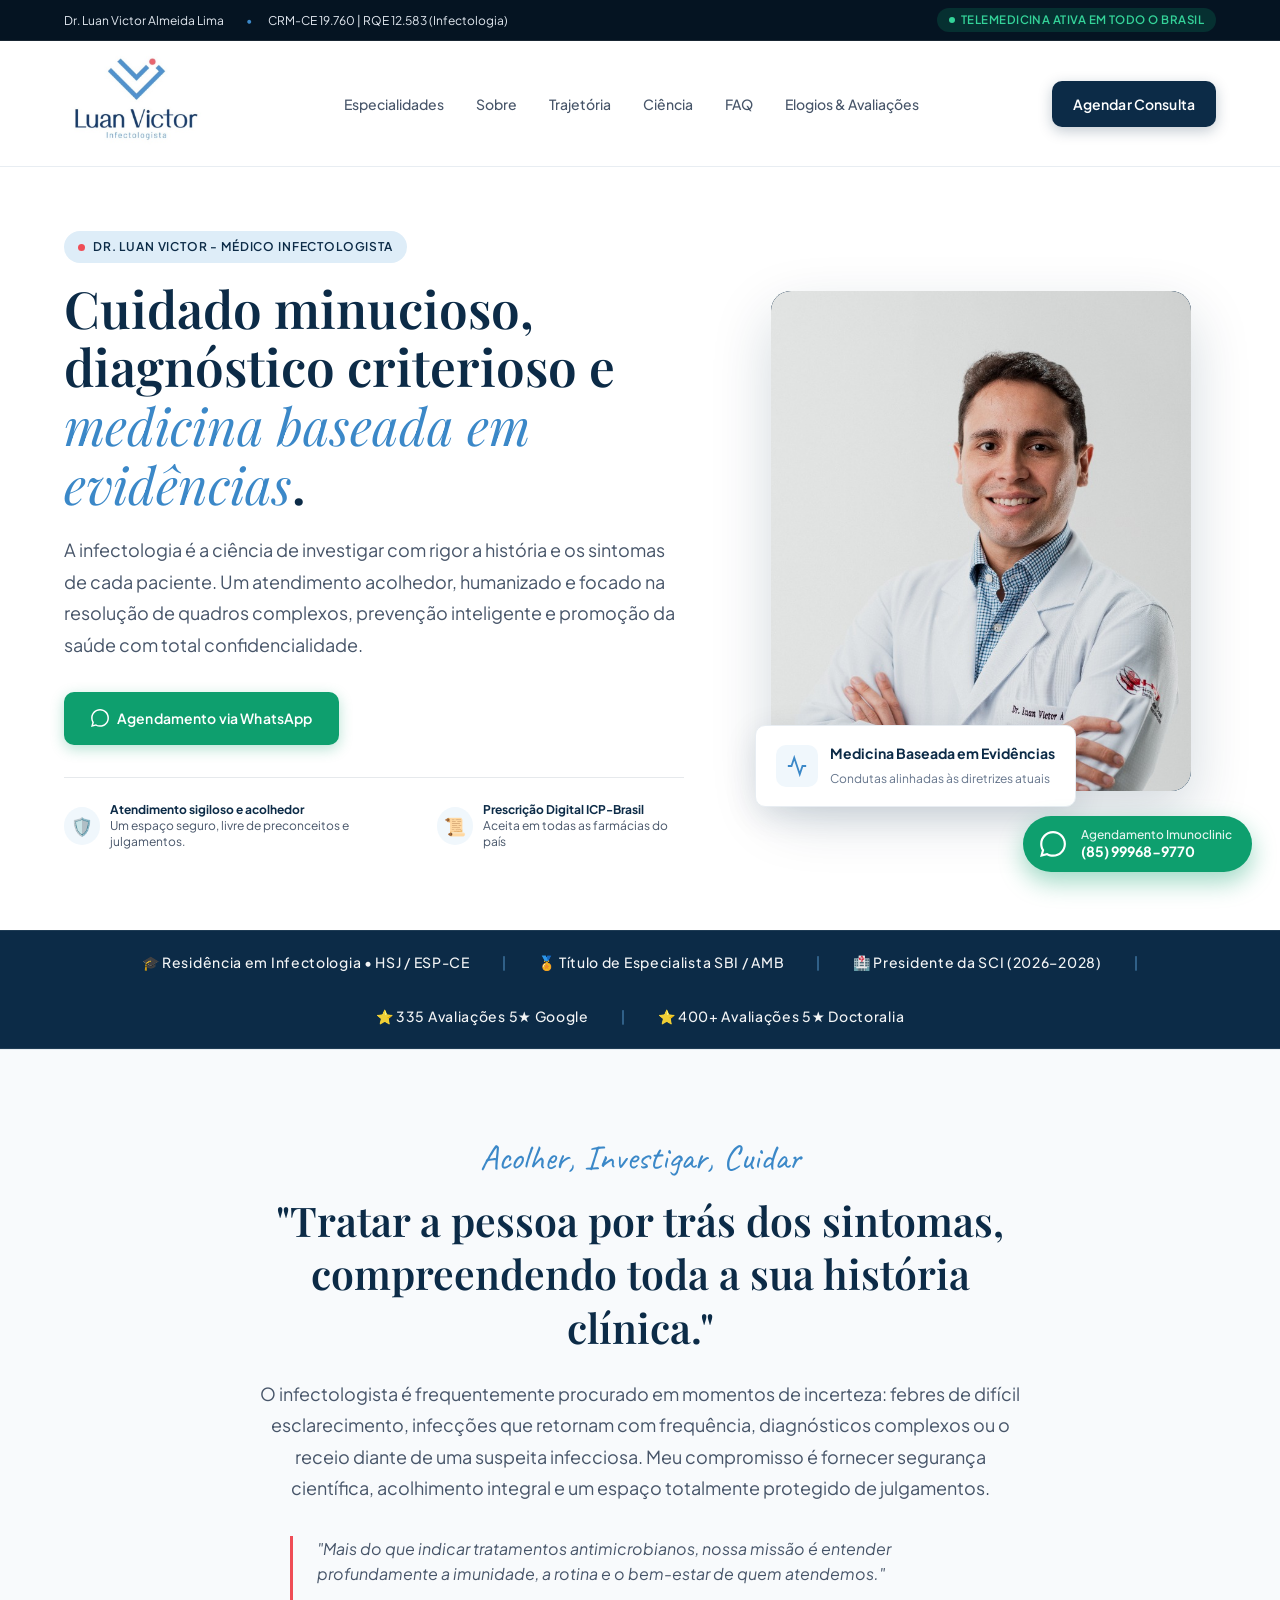
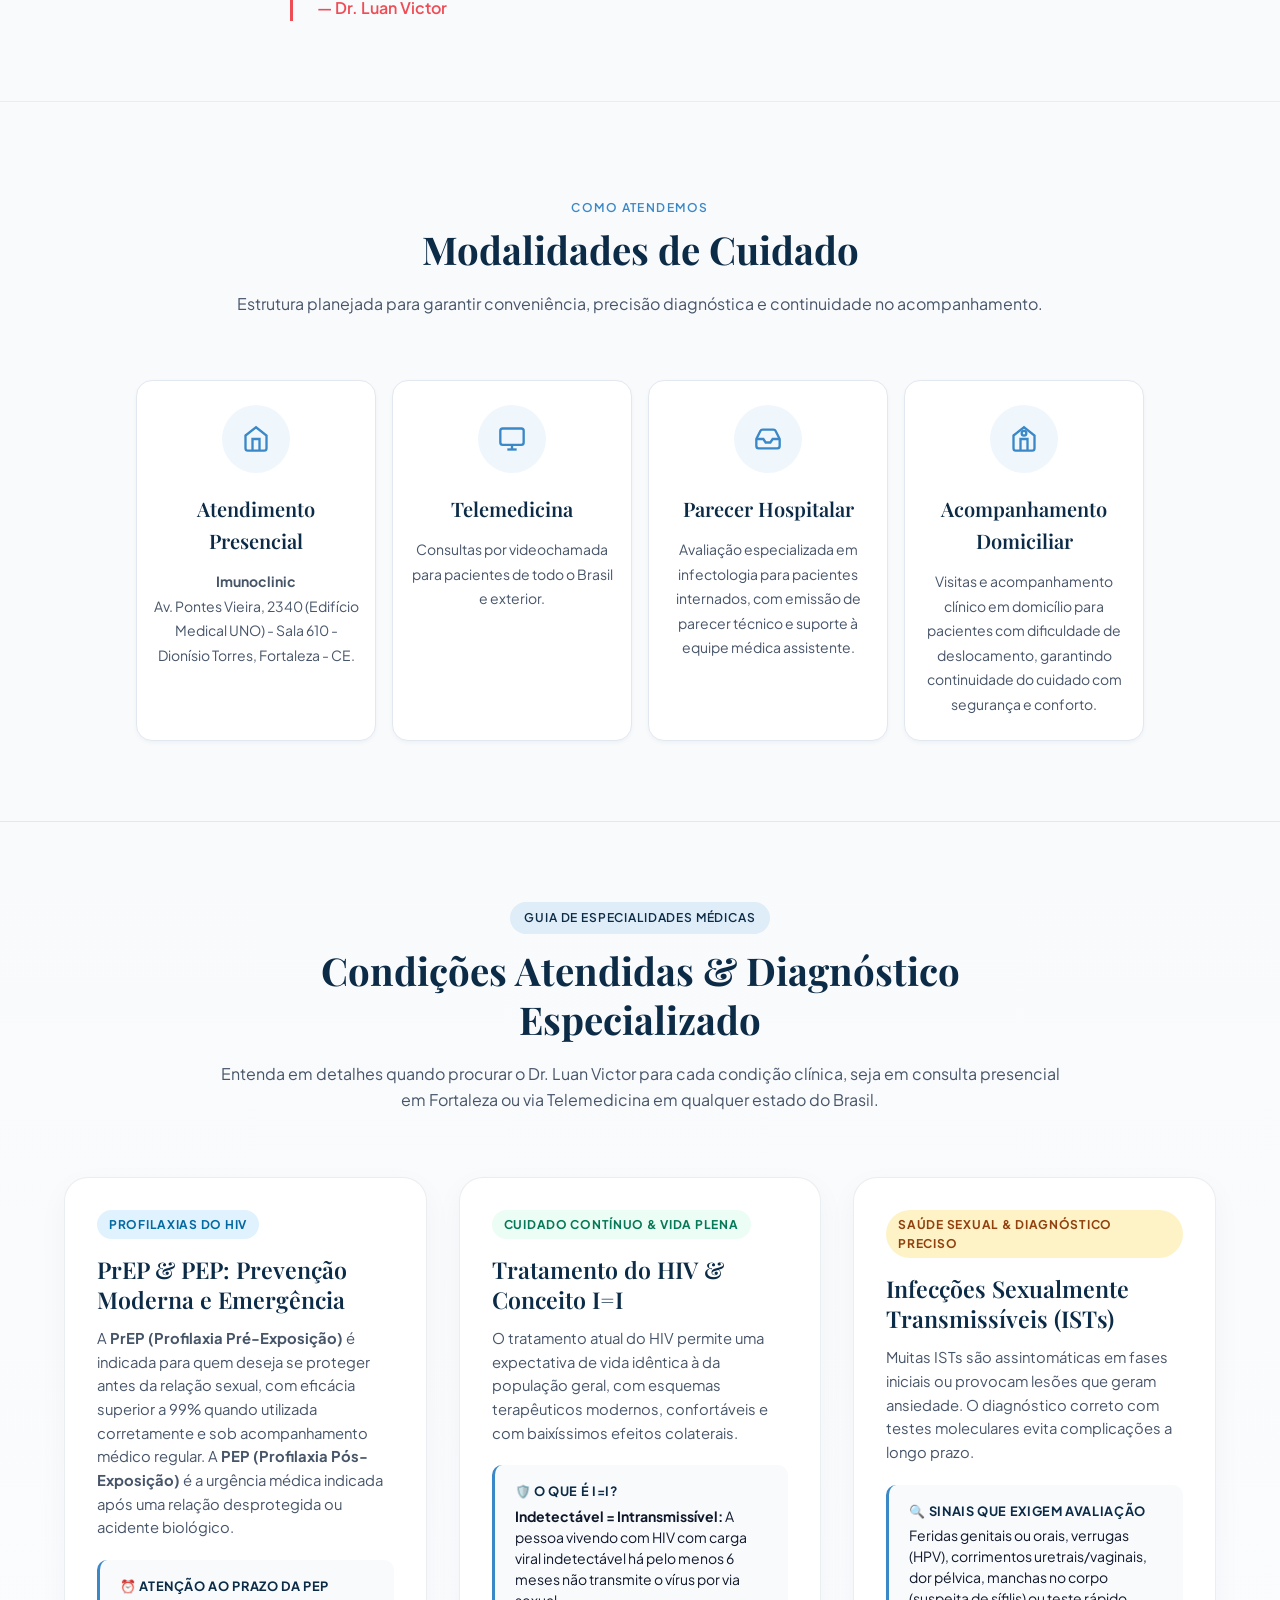
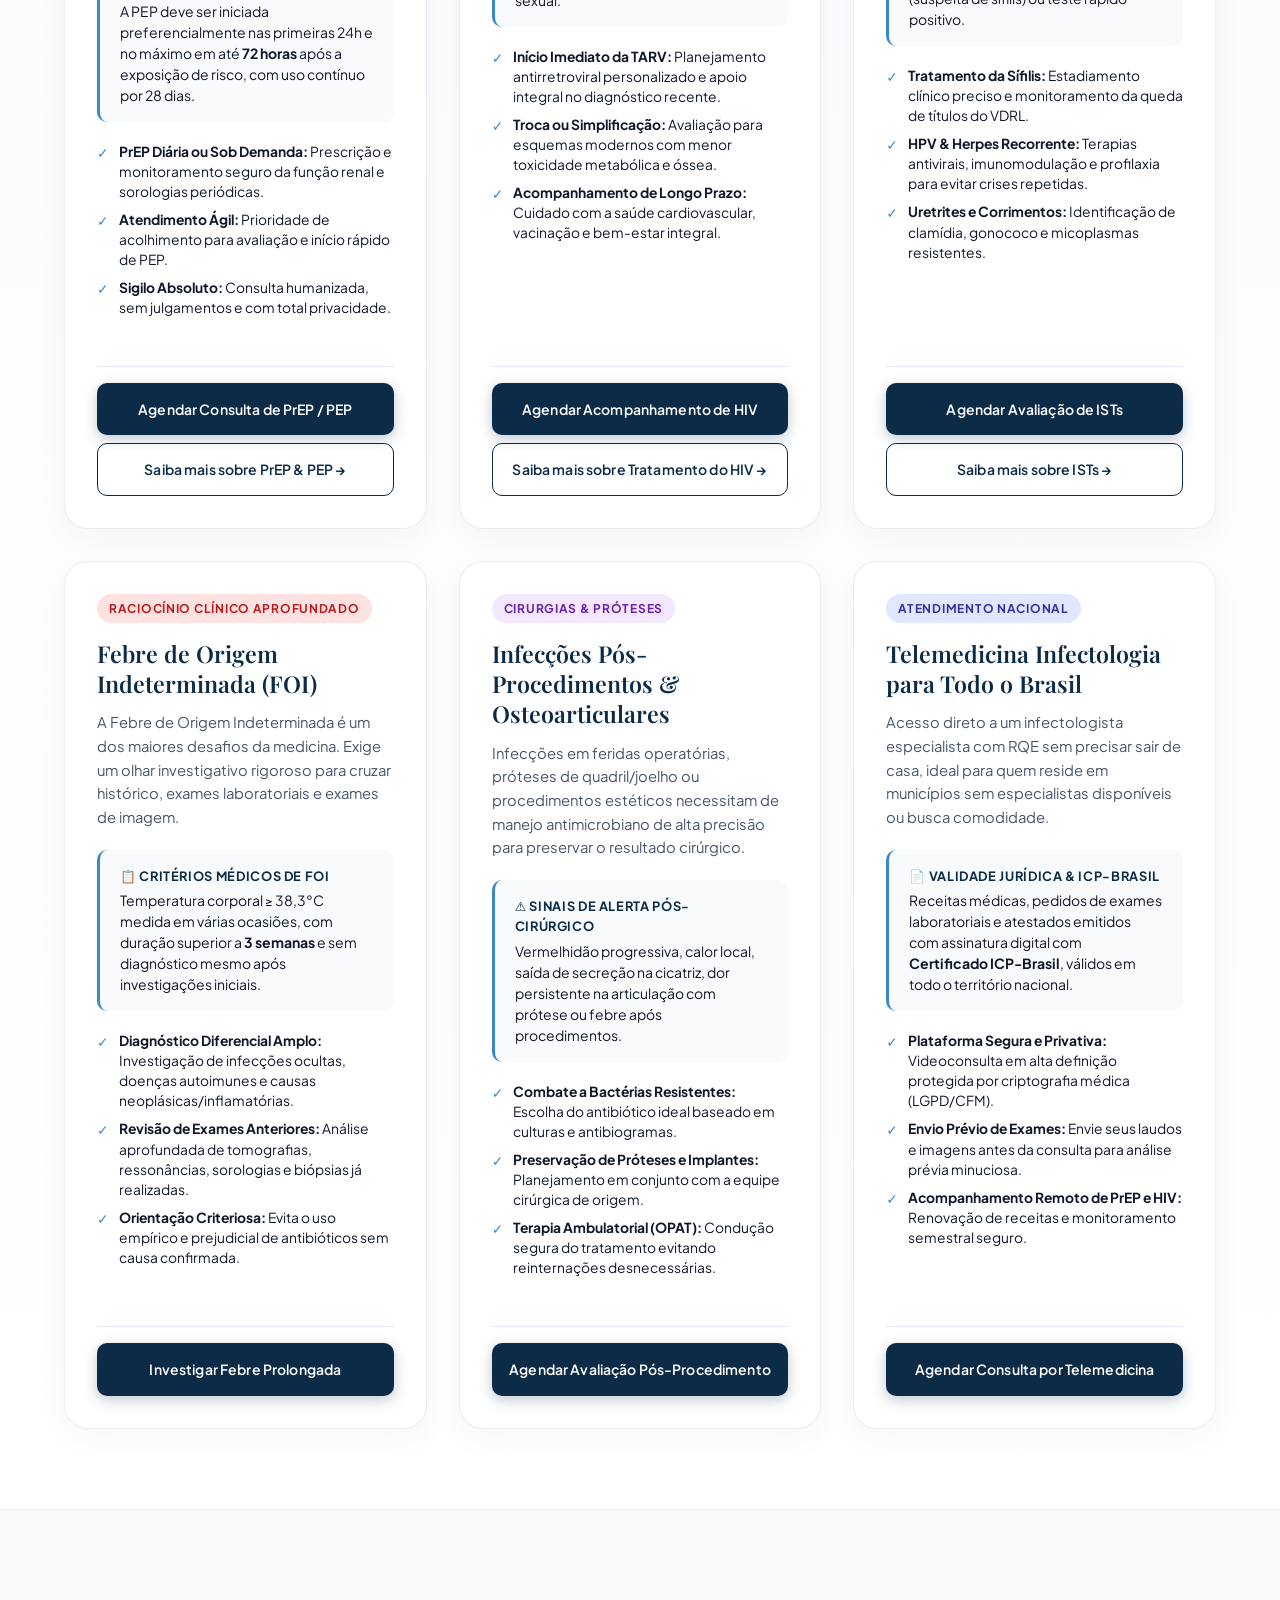
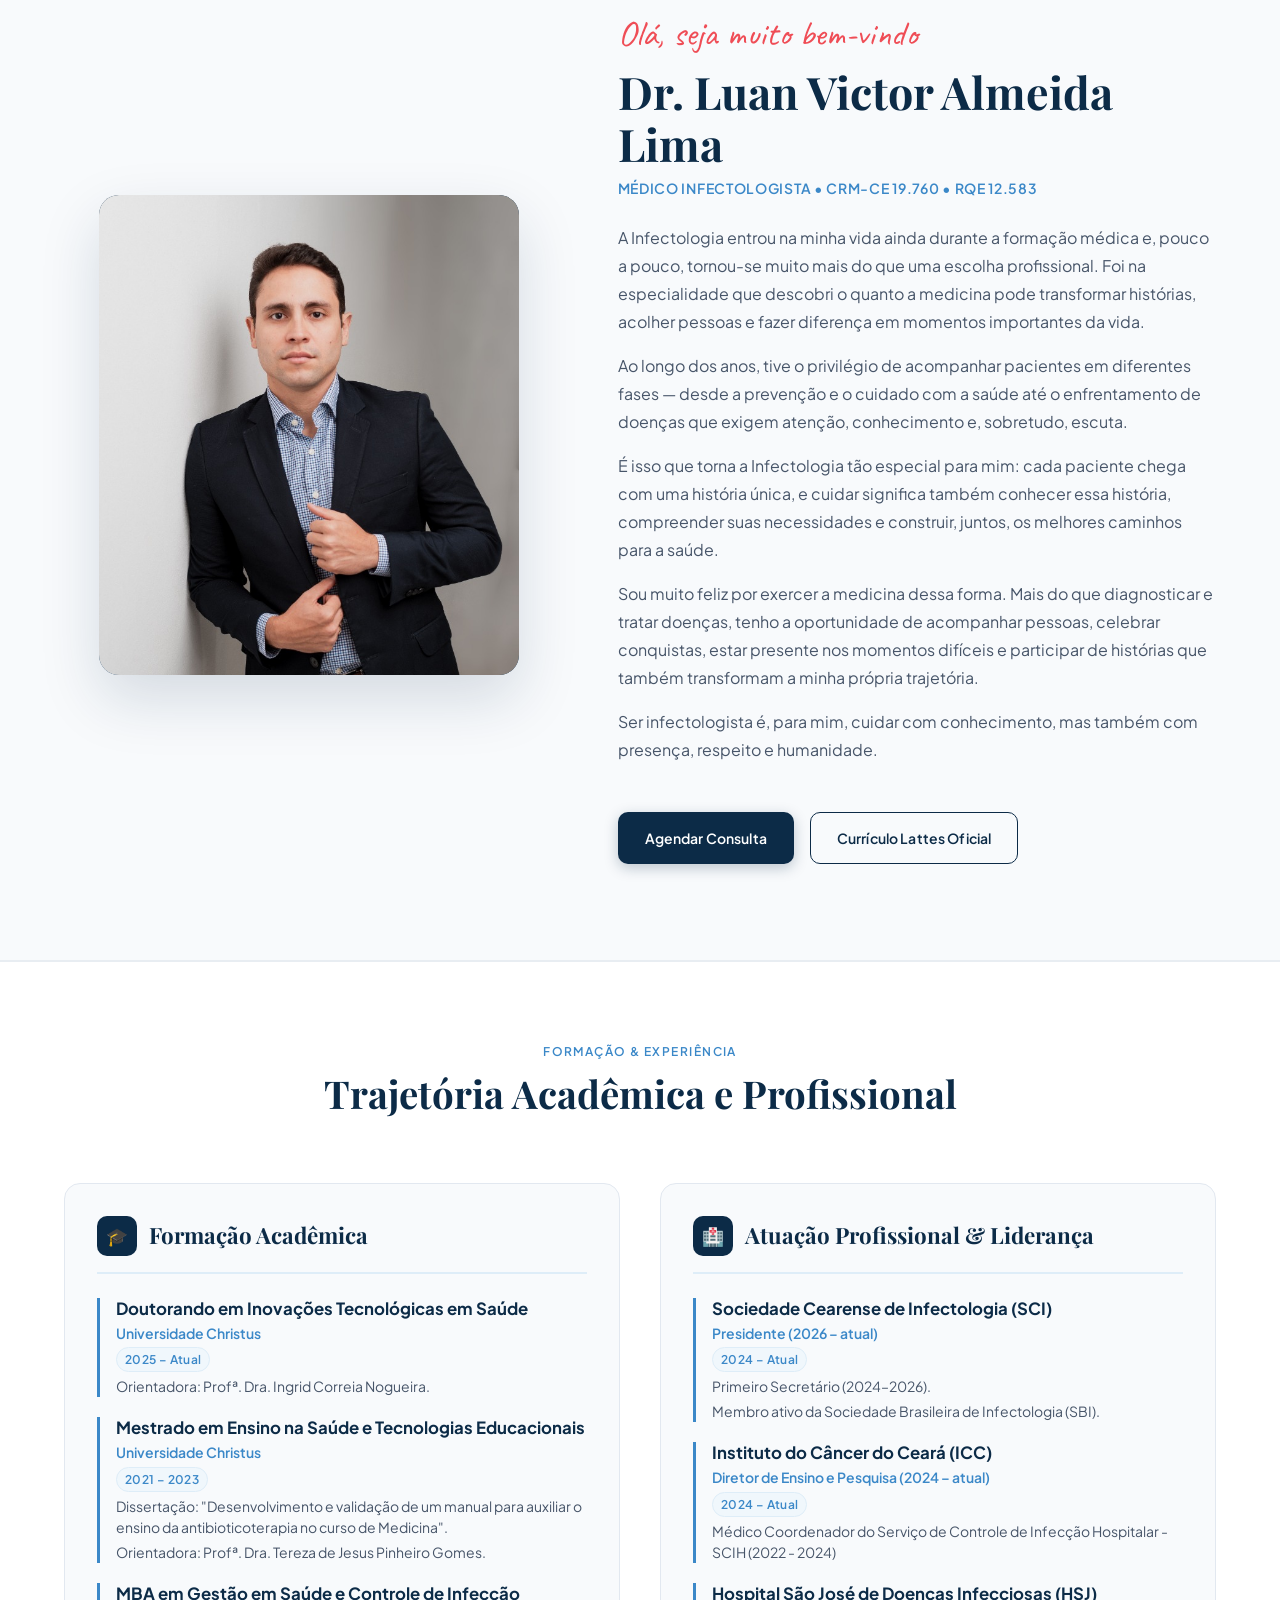
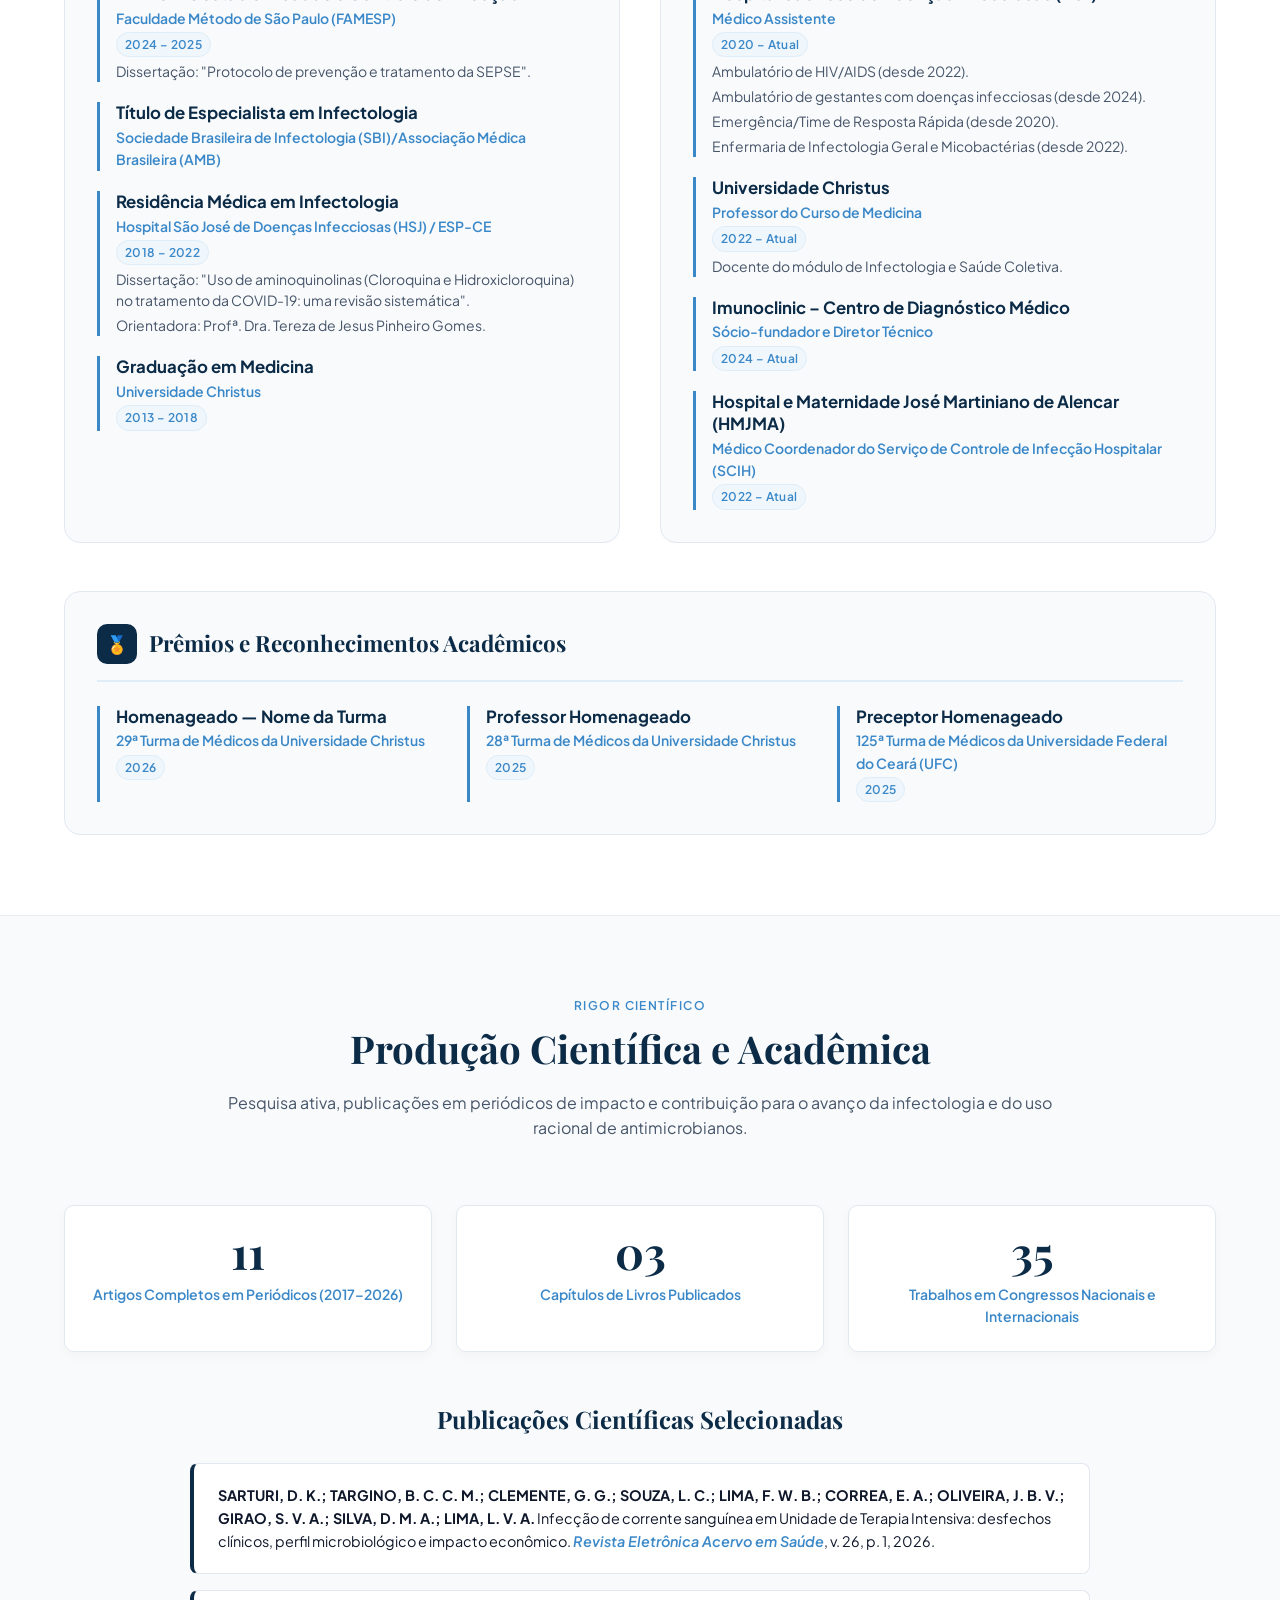
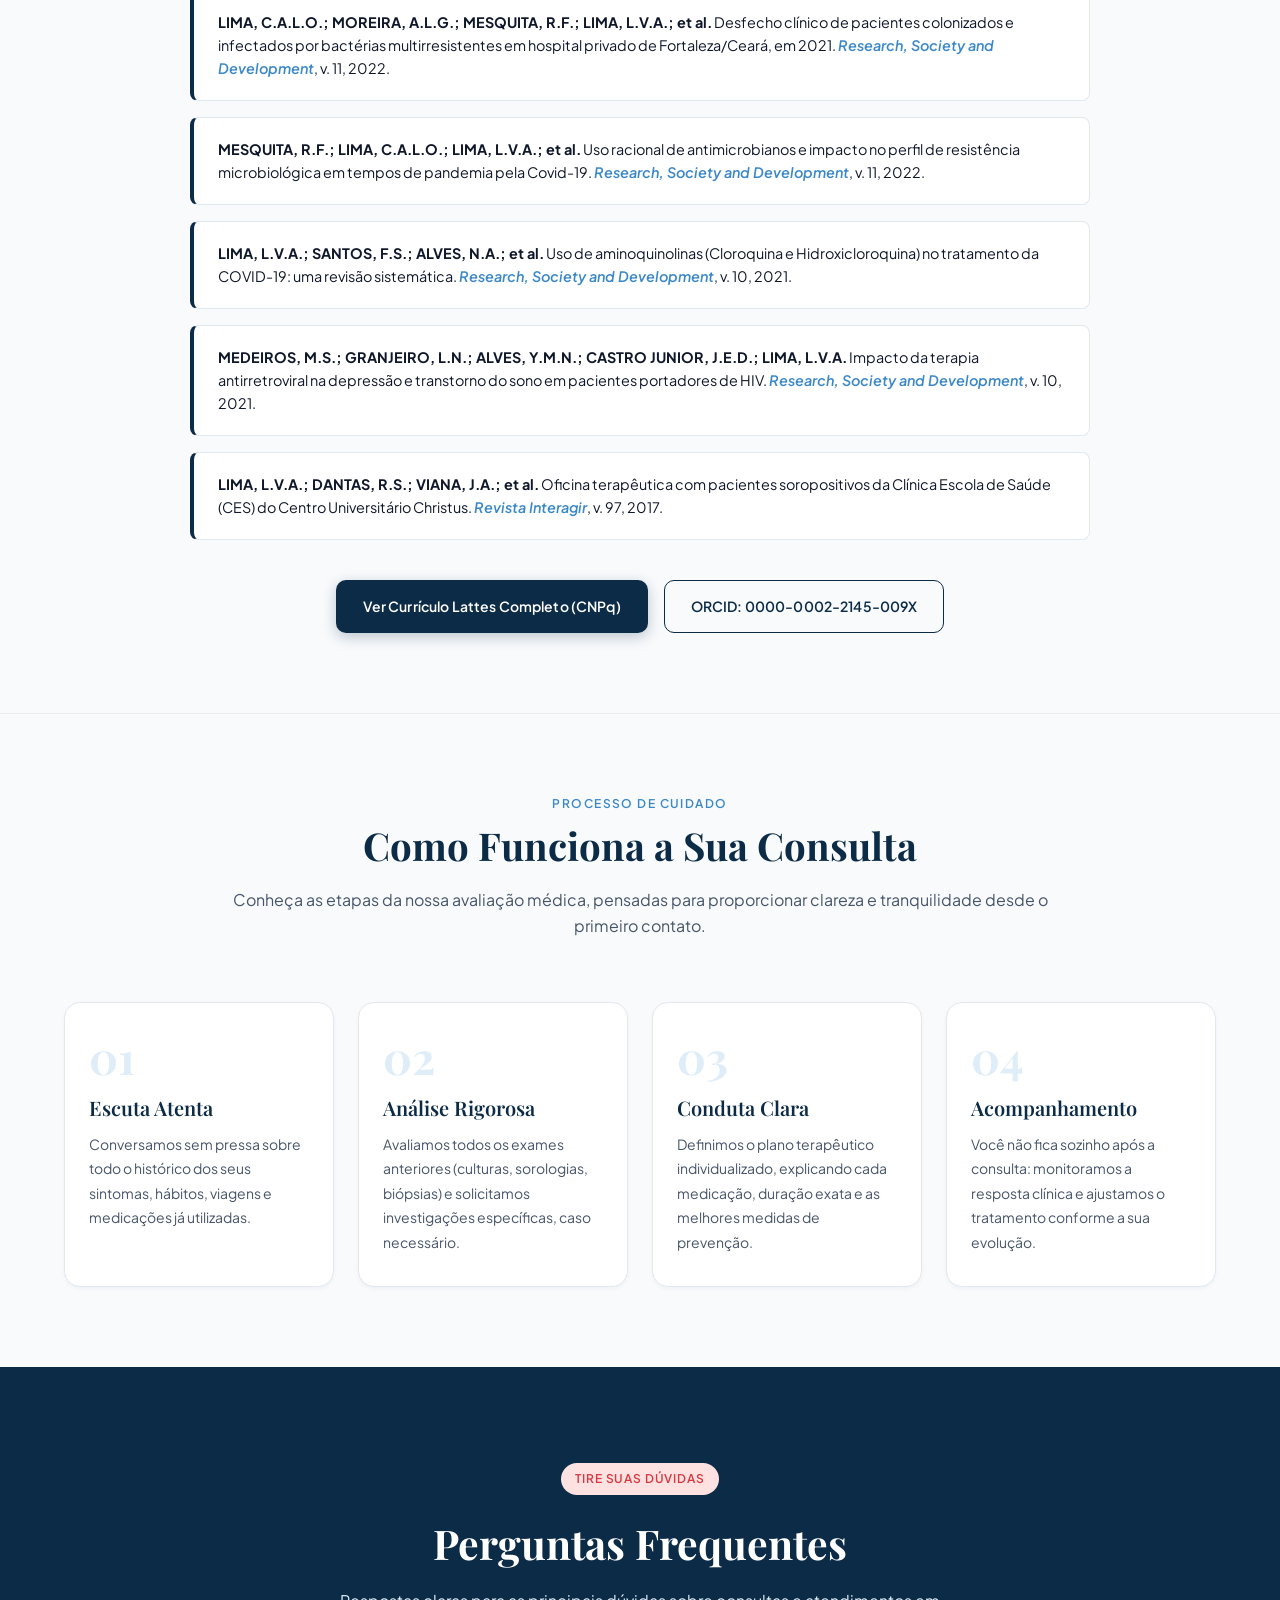
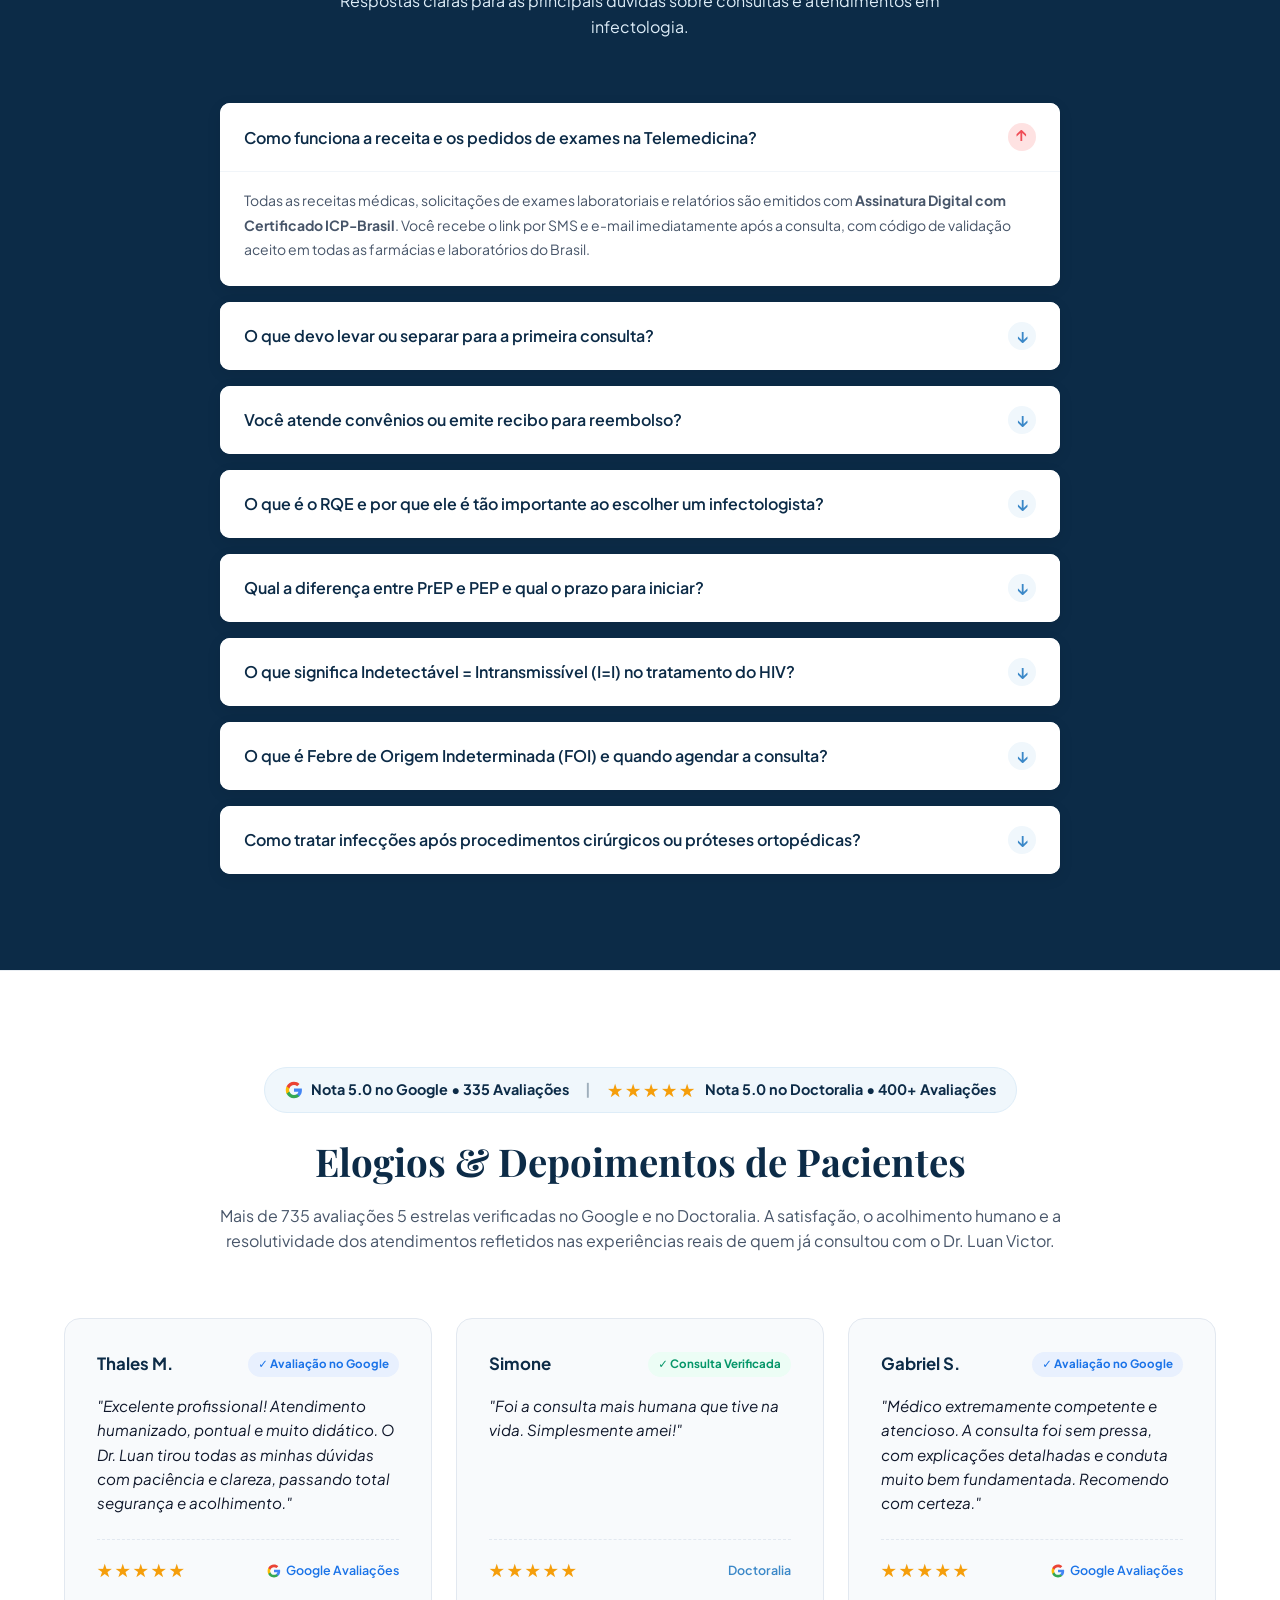
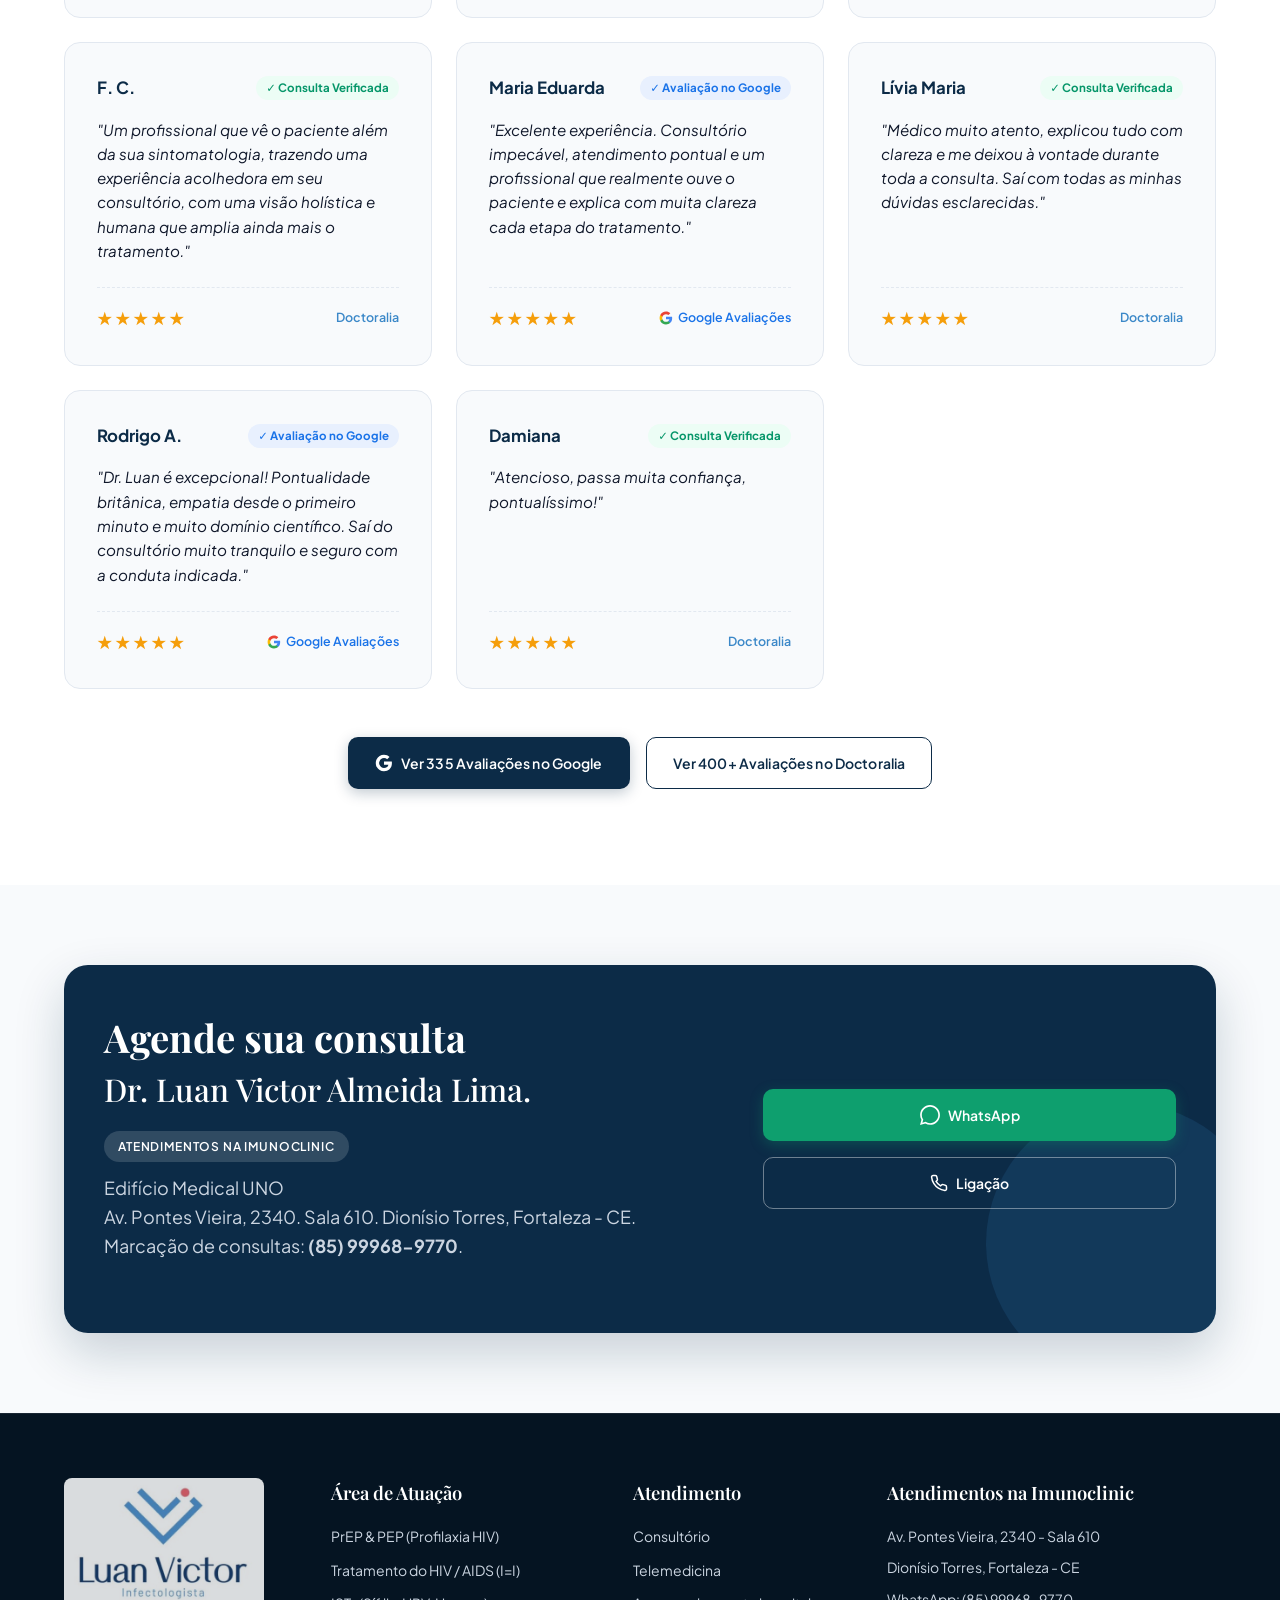
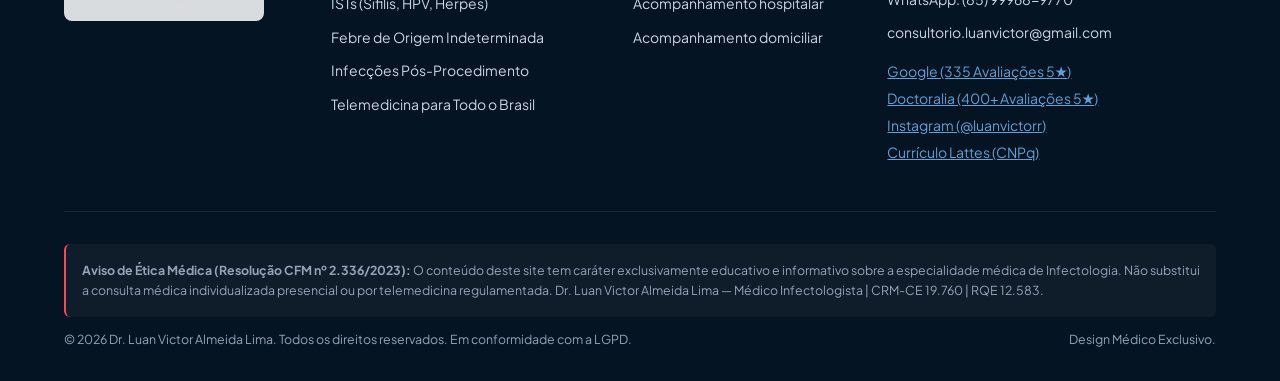
<file: index.html>
<!DOCTYPE html>
<html lang="pt-BR">
<head>
  <meta charset="UTF-8">
  <meta name="viewport" content="width=device-width, initial-scale=1.0">
  <meta http-equiv="X-UA-Compatible" content="ie=edge">
  <title>Dr. Luan Victor • Infectologista em Fortaleza | PrEP, HIV & ISTs</title>
  <meta name="description" content="Dr. Luan Victor (CRM-CE 19.760 | RQE 12.583). Médico Infectologista em Fortaleza e Telemedicina Brasil. Atendimento especializado e sigiloso em PrEP, PEP, HIV/AIDS, ISTs, Febre de Origem Indeterminada e Infecções Pós-Procedimento.">
  <meta name="keywords" content="Dr. Luan Victor, infectologista fortaleza, prep fortaleza, pep hiv fortaleza, tratamento hiv fortaleza, ists especialista fortaleza, febre de origem indeterminada ceara, infeccao pos procedimento cirurgico, infectologista telemedicina brasil, imunoclinic fortaleza">
  <meta name="author" content="Dr. Luan Victor">
  <meta name="robots" content="index, follow, max-image-preview:large, max-snippet:-1">
  <meta name="google-site-verification" content="4ZJKC-Pcb8vHNpx7NXLbOS3tDIzRoh0XeECTbCHjqkg" />

  <!-- Favicon com o símbolo da logomarca -->
  <link rel="icon" type="image/svg+xml" href="assets/images/logo-icon.svg">

  <!-- Open Graph -->
  <meta property="og:type" content="website">
  <meta property="og:title" content="Dr. Luan Victor • Médico Infectologista | Fortaleza & Telemedicina Brasil">
  <meta property="og:description" content="Especialista em PrEP, PEP, Tratamento de HIV/AIDS, ISTs, Febre de Origem Indeterminada, Infecções Pós-Procedimento e Telemedicina para todo o Brasil.">
  <meta property="og:image" content="https://drluanvictor.com.br/assets/images/logo-mockup.jpg">
  <meta property="og:locale" content="pt_BR">

  <!-- Twitter / X Card -->
  <meta name="twitter:card" content="summary_large_image">
  <meta name="twitter:title" content="Dr. Luan Victor • Infectologista em Fortaleza | PrEP, HIV & ISTs">
  <meta name="twitter:description" content="Especialista em PrEP, PEP, HIV/AIDS, ISTs, Febre de Origem Indeterminada e Telemedicina para todo o Brasil.">
  <meta name="twitter:image" content="https://drluanvictor.com.br/assets/images/logo-mockup.jpg">

  <!-- Canonical URL & Open Graph URL -->
  <link rel="canonical" href="https://drluanvictor.com.br/">
  <meta property="og:url" content="https://drluanvictor.com.br/">

  <!-- Google Fonts: Editorial Serif + Modern Sans + Script -->
  <link rel="preconnect" href="https://fonts.googleapis.com">
  <link rel="preconnect" href="https://fonts.gstatic.com" crossorigin>
  <link href="https://fonts.googleapis.com/css2?family=Caveat:wght@600&family=Playfair+Display:ital,wght@0,500;0,600;0,700;1,400&family=Plus+Jakarta+Sans:wght@300;400;500;600;700&display=swap" rel="stylesheet">

  <!-- Preload imagem hero (melhora LCP - Core Web Vital) -->
  <link rel="preload" as="image" href="assets/images/dr-luan-hero.jpg">

  <!-- Estilos Principais -->
  <link rel="stylesheet" href="styles/main.css">


  <!-- Schema.org para SEO Médico Oficial no Google -->
  <script type="application/ld+json">
  {
    "@context": "https://schema.org",
    "@type": "Physician",
    "@id": "https://drluanvictor.com.br/#physician",
    "name": "Dr. Luan Victor Almeida Lima",
    "url": "https://drluanvictor.com.br/",
    "image": "https://drluanvictor.com.br/assets/images/logo.jpg",
    "telephone": "+5585999689770",
    "medicalSpecialty": "InfectiousDisease",
    "inLanguage": "pt-BR",
    "priceRange": "$$",
    "openingHours": ["Mo-Fr 08:00-18:00"],
    "description": "Dr. Luan Victor Almeida Lima é médico infectologista (CRM-CE 19.760 | RQE 12.583) com atuação em consultório presencial em Fortaleza (Imunoclinic) e telemedicina em todo o Brasil. Avaliação criteriosa e baseada em evidências em PrEP/PEP, HIV/AIDS, ISTs, Febre de Origem Indeterminada, infecções pós-procedimento cirúrgico e imunizações.",
    "geo": {
      "@type": "GeoCoordinates",
      "latitude": "-3.7404",
      "longitude": "-38.5108"
    },
    "aggregateRating": {
      "@type": "AggregateRating",
      "ratingValue": "5.0",
      "reviewCount": "741",
      "bestRating": "5",
      "worstRating": "1"
    },
    "sameAs": [
      "https://www.google.com/maps/search/?api=1&query=Dr.+Luan+Victor+Almeida+Lima+-+M%C3%A9dico+Infectologista",
      "https://www.doctoralia.com.br/luan-victor-almeida-lima/infectologista/fortaleza",
      "https://www.instagram.com/luanvictorr/",
      "http://lattes.cnpq.br/3595587696159723"
    ],
    "address": {
      "@type": "PostalAddress",
      "streetAddress": "Av. Pontes Vieira, 2340 - Sala 610, Edifício Medical UNO - Dionísio Torres",
      "addressLocality": "Fortaleza",
      "addressRegion": "CE",
      "postalCode": "60130-240",
      "addressCountry": "BR"
    },
    "availableService": [
      {
        "@type": "MedicalProcedure",
        "name": "Prescrição e Acompanhamento de PrEP e PEP (Profilaxias do HIV)"
      },
      {
        "@type": "MedicalProcedure",
        "name": "Tratamento e Manejo Humanizado do HIV / AIDS (Indetectável = Intransmissível)"
      },
      {
        "@type": "MedicalProcedure",
        "name": "Diagnóstico e Tratamento Sigiloso de ISTs (Sífilis, HPV, Herpes, Uretrites)"
      },
      {
        "@type": "MedicalProcedure",
        "name": "Investigação Diagnóstica de Febre de Origem Indeterminada (FOI) e Sintomas Obscuros"
      },
      {
        "@type": "MedicalProcedure",
        "name": "Manejo de Infecções Pós-Procedimentos, Cirurgias e Próteses Osteoarticulares"
      },
      {
        "@type": "MedicalProcedure",
        "name": "Telemedicina em Infectologia para Todo o Brasil com Receita Digital ICP-Brasil"
      },
      {
        "@type": "MedicalProcedure",
        "name": "Investigação e Tratamento de Infecções de Repetição (ITU Recorrente, Herpes, Candidíase)"
      },
      {
        "@type": "MedicalProcedure",
        "name": "Infectologia para Pacientes Imunossuprimidos (Oncológicos, Transplantados, Biológicos)"
      }
    ]
  }
  </script>

  <!-- Schema.org: WebSite (habilita Sitelinks e autoridade de domínio) -->
  <script type="application/ld+json">
  {
    "@context": "https://schema.org",
    "@type": "WebSite",
    "@id": "https://drluanvictor.com.br/#website",
    "url": "https://drluanvictor.com.br/",
    "name": "Dr. Luan Victor — Infectologista em Fortaleza",
    "inLanguage": "pt-BR",
    "publisher": {"@id": "https://drluanvictor.com.br/#physician"}
  }
  </script>

  <!-- Schema.org: BreadcrumbList das páginas de especialidade -->
  <script type="application/ld+json">
  {
    "@context": "https://schema.org",
    "@type": "BreadcrumbList",
    "itemListElement": [
      {"@type": "ListItem", "position": 1, "name": "Início", "item": "https://drluanvictor.com.br/"},
      {"@type": "ListItem", "position": 2, "name": "PrEP & PEP", "item": "https://drluanvictor.com.br/prep-pep"},
      {"@type": "ListItem", "position": 3, "name": "Tratamento do HIV", "item": "https://drluanvictor.com.br/hiv"},
      {"@type": "ListItem", "position": 4, "name": "ISTs", "item": "https://drluanvictor.com.br/ists"},
      {"@type": "ListItem", "position": 5, "name": "Infecções de Repetição", "item": "https://drluanvictor.com.br/infeccoes-repeticao"},
      {"@type": "ListItem", "position": 6, "name": "Imunossuprimidos", "item": "https://drluanvictor.com.br/imunossuprimidos"}
    ]
  }
  </script>
</head>
<body>

  <!-- ==========================================================================
       BARRA DE AUTORIDADE ÉTICA (CFM)
       ========================================================================== -->
  <div class="top-notice-bar">
    <div class="container top-notice-content">
      <div class="credentials-pill-list">
        <span>Dr. Luan Victor Almeida Lima</span>
        <span>CRM-CE 19.760 | RQE 12.583 (Infectologia)</span>
      </div>
      <div class="telemedicina-badge">
        <span class="pulse-dot"></span>
        Telemedicina Ativa em Todo o Brasil
      </div>
    </div>
  </div>

  <!-- ==========================================================================
       HEADER PRINCIPAL COM A LOGOMARCA OFICIAL
       ========================================================================== -->
  <header class="site-header">
    <div class="container header-container">
      <a href="#" class="brand-logo" aria-label="Página inicial do Dr. Luan Victor">
        <div class="brand-logo-clip">
          <img src="assets/images/logo.jpg" alt="Logomarca Dr. Luan Victor" class="brand-logo-img">
        </div>
      </a>

      <nav class="main-nav" aria-label="Navegação primária">
        <a href="#especialidades" class="nav-link">Especialidades</a>
        <a href="#sobre" class="nav-link">Sobre</a>
        <a href="#trajetoria" class="nav-link">Trajetória</a>
        <a href="#ciencia" class="nav-link">Ciência</a>
        <a href="#faq" class="nav-link">FAQ</a>
        <a href="#avaliacoes" class="nav-link">Elogios & Avaliações</a>
      </nav>

      <div class="nav-actions">
        <a href="#agendamento" class="btn btn-primary" style="padding: 0.65rem 1.25rem;">
          Agendar Consulta
        </a>
        <button class="mobile-toggle" aria-label="Abrir Menu" aria-expanded="false">
          <span></span>
          <span></span>
          <span></span>
        </button>
      </div>
    </div>
  </header>

  <main>
    <!-- ==========================================================================
         HERO SECTION (COM OS TONS DA MARCA)
         ========================================================================== -->
    <section class="hero-section">
      <div class="container">
        <div class="hero-grid">
          
          <div class="hero-content">
            <div class="hero-doctor-badge">
              <span class="badge-tag badge-tag-blue">
                <span class="badge-tag-dot"></span>
                DR. LUAN VICTOR - MÉDICO INFECTOLOGISTA
              </span>
            </div>
            
            <h1 class="hero-title">
              Cuidado minucioso, diagnóstico criterioso e <em>medicina baseada em evidências</em>.
            </h1>

            <p class="hero-description">
              A infectologia é a ciência de investigar com rigor a história e os sintomas de cada paciente. Um atendimento acolhedor, humanizado e focado na resolução de quadros complexos, prevenção inteligente e promoção da saúde com total confidencialidade.
            </p>

            <div class="hero-cta-group">
              <a href="https://wa.me/5585999689770?text=Ol%C3%A1!%20Gostaria%20de%20informa%C3%A7%C3%B5es%20sobre%20o%20agendamento%20de%20consulta%20com%20o%20Dr.%20Luan%20Victor" class="btn btn-emerald" target="_blank" rel="noopener">
                <svg width="18" height="18" viewBox="0 0 24 24" fill="currentColor"><path d="M.057 24l1.687-6.163c-1.041-1.804-1.588-3.849-1.587-5.946.003-6.556 5.338-11.891 11.893-11.891 3.181.001 6.167 1.24 8.413 3.488 2.245 2.248 3.481 5.236 3.48 8.414-.003 6.557-5.338 11.892-11.893 11.892-1.99-.001-3.951-.5-5.688-1.448l-6.305 1.654zm6.597-3.807c1.676.995 3.276 1.591 5.392 1.592 5.448 0 9.886-4.434 9.889-9.885.002-5.462-4.415-9.89-9.881-9.892-5.452 0-9.887 4.434-9.889 9.884-.001 2.225.651 3.891 1.746 5.634l-.999 3.648 3.742-.981z"/></svg>
                Agendamento via WhatsApp
              </a>
            </div>

            <div class="hero-trust-indicators">
              <div class="trust-item">
                <div class="trust-icon">🛡️</div>
                <div class="trust-text">
                  <strong>Atendimento sigiloso e acolhedor</strong>
                  Um espaço seguro, livre de preconceitos e julgamentos.
                </div>
              </div>
              <div class="trust-item">
                <div class="trust-icon">📜</div>
                <div class="trust-text">
                  <strong>Prescrição Digital ICP-Brasil</strong>
                  Aceita em todas as farmácias do país
                </div>
              </div>
            </div>
          </div>

          <!-- Composição Assimétrica (Serenity x Identidade Dr. Luan Victor) -->
          <div class="hero-visual">
            <div class="hero-composition-frame">
              <div class="frame-block-navy"></div>
              <div class="frame-block-warm"></div>
              <div class="hero-image-card">
                <img src="assets/images/dr-luan-sobre.jpg" alt="Dr. Luan Victor Almeida Lima - Médico Infectologista" class="hero-doctor-photo">
              </div>

              <div class="hero-floating-card">
                <div class="floating-icon">
                  <svg width="22" height="22" viewBox="0 0 24 24" fill="none" stroke="currentColor" stroke-width="2"><path d="M22 12h-4l-3 9L9 3l-3 9H2"/></svg>
                </div>
                <div class="floating-text">
                  <strong>Medicina Baseada em Evidências</strong>
                  <small>Condutas alinhadas às diretrizes atuais</small>
                </div>
              </div>
            </div>
          </div>

        </div>
      </div>
    </section>

    <!-- ==========================================================================
         FAIXA DE CREDENCIAIS (INSPIRADO EM CANCER REHAB PT)
         ========================================================================== -->
    <section class="credentials-banner">
      <div class="container credentials-banner-content">
        <div class="cred-item">🎓 Residência em Infectologia • HSJ / ESP-CE</div>
        <span class="cred-divider">|</span>
        <div class="cred-item">🏅 Título de Especialista SBI / AMB</div>
        <span class="cred-divider">|</span>
        <div class="cred-item">🏥 Presidente da SCI (2026–2028)</div>
        <span class="cred-divider">|</span>
        <div class="cred-item">⭐ 335 Avaliações 5★ Google</div>
        <span class="cred-divider">|</span>
        <div class="cred-item">⭐ 400+ Avaliações 5★ Doctoralia</div>
      </div>
    </section>

    <!-- ==========================================================================
         MANIFESTO / ACOLHIMENTO
         ========================================================================== -->
    <section class="manifesto-section">
      <div class="container manifesto-container">
        <span class="manifesto-tag">Acolher, Investigar, Cuidar</span>
        <h2 class="manifesto-title">
          "Tratar a pessoa por trás dos sintomas, compreendendo toda a sua história clínica."
        </h2>
        <p class="manifesto-text">
          O infectologista é frequentemente procurado em momentos de incerteza: febres de difícil esclarecimento, infecções que retornam com frequência, diagnósticos complexos ou o receio diante de uma suspeita infecciosa. Meu compromisso é fornecer segurança científica, acolhimento integral e um espaço totalmente protegido de julgamentos.
        </p>
        <div class="manifesto-quote">
          "Mais do que indicar tratamentos antimicrobianos, nossa missão é entender profundamente a imunidade, a rotina e o bem-estar de quem atendemos."
          <div style="margin-top: 8px; font-weight: 600; color: var(--color-brand-coral); font-style: normal;">— Dr. Luan Victor</div>
        </div>
      </div>
    </section>

    <!-- ==========================================================================
         MODALIDADES DE ATENDIMENTO
         ========================================================================== -->
    <section class="modalities-section" id="modalidades">
      <div class="container">
        <div class="section-header-center">
          <span class="section-subtitle">Como Atendemos</span>
          <h2 class="section-title">Modalidades de Cuidado</h2>
          <p class="section-lead">
            Estrutura planejada para garantir conveniência, precisão diagnóstica e continuidade no acompanhamento.
          </p>
        </div>

        <div class="modalities-grid">
          <!-- Card 1 -->
          <div class="modality-card">
            <div class="modality-icon-circle">
              <svg width="28" height="28" viewBox="0 0 24 24" fill="none" stroke="currentColor" stroke-width="2"><path d="M3 9l9-7 9 7v11a2 2 0 0 1-2 2H5a2 2 0 0 1-2-2z"/><polyline points="9 22 9 12 15 12 15 22"/></svg>
            </div>
            <h3 class="modality-title">Atendimento Presencial</h3>
            <p class="modality-desc">
              <strong>Imunoclinic</strong><br>
              Av. Pontes Vieira, 2340 (Edifício Medical UNO) - Sala 610 - Dionísio Torres, Fortaleza - CE.
            </p>
          </div>

          <!-- Card 2 -->
          <div class="modality-card">
            <div class="modality-icon-circle">
              <svg width="28" height="28" viewBox="0 0 24 24" fill="none" stroke="currentColor" stroke-width="2"><rect x="2" y="3" width="20" height="14" rx="2" ry="2"/><line x1="8" y1="21" x2="16" y2="21"/><line x1="12" y1="17" x2="12" y2="21"/></svg>
            </div>
            <h3 class="modality-title">Telemedicina</h3>
            <p class="modality-desc">
              Consultas por videochamada para pacientes de todo o Brasil e exterior.
            </p>
          </div>

          <!-- Card 3 -->
          <div class="modality-card">
            <div class="modality-icon-circle">
              <svg width="28" height="28" viewBox="0 0 24 24" fill="none" stroke="currentColor" stroke-width="2"><path d="M22 12h-6l-2 3H10l-2-3H2"/><path d="M5.45 5.11L2 12v6a2 2 0 0 0 2 2h16a2 2 0 0 0 2-2v-6l-3.45-6.89A2 2 0 0 0 16.76 4H7.24a2 2 0 0 0-1.79 1.11z"/></svg>
            </div>
            <h3 class="modality-title">Parecer Hospitalar</h3>
            <p class="modality-desc">
              Avaliação especializada em infectologia para pacientes internados, com emissão de parecer técnico e suporte à equipe médica assistente.
            </p>
          </div>

          <!-- Card 4 -->
          <div class="modality-card">
            <div class="modality-icon-circle">
              <svg width="28" height="28" viewBox="0 0 24 24" fill="none" stroke="currentColor" stroke-width="2"><path d="M3 9l9-7 9 7v11a2 2 0 0 1-2 2H5a2 2 0 0 1-2-2z"/><path d="M9 22V12h6v10"/><circle cx="12" cy="7" r="2"/></svg>
            </div>
            <h3 class="modality-title">Acompanhamento Domiciliar</h3>
            <p class="modality-desc">
              Visitas e acompanhamento clínico em domicílio para pacientes com dificuldade de deslocamento, garantindo continuidade do cuidado com segurança e conforto.
            </p>
          </div>
        </div>
      </div>
    </section>

    <!-- ==========================================================================
         SEÇÃO DE ESPECIALIDADES & GUIA CLÍNICO DEDICADO (SEO & CONVERSÃO)
         ========================================================================== -->
    <section class="specialty-guide-section" id="especialidades">
      <div class="container">
        <div class="section-header-center">
          <span class="badge-tag badge-tag-blue" style="margin-bottom: 0.75rem;">Guia de Especialidades Médicas</span>
          <h2 class="section-title">Condições Atendidas & Diagnóstico Especializado</h2>
          <p class="section-lead">
            Entenda em detalhes quando procurar o Dr. Luan Victor para cada condição clínica, seja em consulta presencial em Fortaleza ou via Telemedicina em qualquer estado do Brasil.
          </p>
        </div>

        <div class="specialty-guide-grid">
          
          <!-- Guia 1: PrEP e PEP -->
          <article class="specialty-guide-card" id="prep-pep">
            <div class="specialty-card-top">
              <span class="specialty-card-badge specialty-badge--prep">Profilaxias do HIV</span>
              <h3 class="specialty-card-title">PrEP & PEP: Prevenção Moderna e Emergência</h3>
              <p class="specialty-card-lead">
                A <strong>PrEP (Profilaxia Pré-Exposição)</strong> é indicada para quem deseja se proteger antes da relação sexual, com eficácia superior a 99% quando utilizada corretamente e sob acompanhamento médico regular. A <strong>PEP (Profilaxia Pós-Exposição)</strong> é a urgência médica indicada após uma relação desprotegida ou acidente biológico.
              </p>
              
              <div class="specialty-detail-box">
                <div class="specialty-detail-title">⏰ Atenção ao Prazo da PEP</div>
                <p class="specialty-detail-text">
                  A PEP deve ser iniciada preferencialmente nas primeiras 24h e no máximo em até <strong>72 horas</strong> após a exposição de risco, com uso contínuo por 28 dias.
                </p>
              </div>

              <div class="specialty-points-list">
                <div class="specialty-point-item">
                  <span class="specialty-point-icon">✓</span>
                  <span><strong>PrEP Diária ou Sob Demanda:</strong> Prescrição e monitoramento seguro da função renal e sorologias periódicas.</span>
                </div>
                <div class="specialty-point-item">
                  <span class="specialty-point-icon">✓</span>
                  <span><strong>Atendimento Ágil:</strong> Prioridade de acolhimento para avaliação e início rápido de PEP.</span>
                </div>
                <div class="specialty-point-item">
                  <span class="specialty-point-icon">✓</span>
                  <span><strong>Sigilo Absoluto:</strong> Consulta humanizada, sem julgamentos e com total privacidade.</span>
                </div>
              </div>
            </div>

            <div class="specialty-card-action">
              <a href="https://wa.me/5585999689770?text=Ol%C3%A1!%20Gostaria%20de%20agendar%20uma%20consulta%20sobre%20PrEP%2FPEP%20com%20o%20Dr.%20Luan%20Victor" class="btn btn-primary" style="width: 100%; justify-content: center;" target="_blank" rel="noopener">
                Agendar Consulta de PrEP / PEP
              </a>
              <a href="/prep-pep" class="btn btn-outline" style="width: 100%; justify-content: center; margin-top: 0.5rem;">
                Saiba mais sobre PrEP &amp; PEP →
              </a>
            </div>
          </article>

          <!-- Guia 2: Tratamento de HIV/AIDS -->
          <article class="specialty-guide-card" id="tratamento-hiv">
            <div class="specialty-card-top">
              <span class="specialty-card-badge specialty-badge--hiv">Cuidado Contínuo & Vida Plena</span>
              <h3 class="specialty-card-title">Tratamento do HIV & Conceito I=I</h3>
              <p class="specialty-card-lead">
                O tratamento atual do HIV permite uma expectativa de vida idêntica à da população geral, com esquemas terapêuticos modernos, confortáveis e com baixíssimos efeitos colaterais.
              </p>

              <div class="specialty-detail-box">
                <div class="specialty-detail-title">🛡️ O que é I=I?</div>
                <p class="specialty-detail-text">
                  <strong>Indetectável = Intransmissível:</strong> A pessoa vivendo com HIV com carga viral indetectável há pelo menos 6 meses não transmite o vírus por via sexual.
                </p>
              </div>

              <div class="specialty-points-list">
                <div class="specialty-point-item">
                  <span class="specialty-point-icon">✓</span>
                  <span><strong>Início Imediato da TARV:</strong> Planejamento antirretroviral personalizado e apoio integral no diagnóstico recente.</span>
                </div>
                <div class="specialty-point-item">
                  <span class="specialty-point-icon">✓</span>
                  <span><strong>Troca ou Simplificação:</strong> Avaliação para esquemas modernos com menor toxicidade metabólica e óssea.</span>
                </div>
                <div class="specialty-point-item">
                  <span class="specialty-point-icon">✓</span>
                  <span><strong>Acompanhamento de Longo Prazo:</strong> Cuidado com a saúde cardiovascular, vacinação e bem-estar integral.</span>
                </div>
              </div>
            </div>

            <div class="specialty-card-action">
              <a href="https://wa.me/5585999689770?text=Ol%C3%A1!%20Gostaria%20de%20agendar%20uma%20consulta%20de%20acompanhamento%20de%20HIV%20com%20o%20Dr.%20Luan%20Victor" class="btn btn-primary" style="width: 100%; justify-content: center;" target="_blank" rel="noopener">
                Agendar Acompanhamento de HIV
              </a>
              <a href="/hiv" class="btn btn-outline" style="width: 100%; justify-content: center; margin-top: 0.5rem;">
                Saiba mais sobre Tratamento do HIV →
              </a>
            </div>
          </article>

          <!-- Guia 3: ISTs -->
          <article class="specialty-guide-card" id="ists">
            <div class="specialty-card-top">
              <span class="specialty-card-badge specialty-badge--ist">Saúde Sexual & Diagnóstico Preciso</span>
              <h3 class="specialty-card-title">Infecções Sexualmente Transmissíveis (ISTs)</h3>
              <p class="specialty-card-lead">
                Muitas ISTs são assintomáticas em fases iniciais ou provocam lesões que geram ansiedade. O diagnóstico correto com testes moleculares evita complicações a longo prazo.
              </p>

              <div class="specialty-detail-box">
                <div class="specialty-detail-title">🔍 Sinais que Exigem Avaliação</div>
                <p class="specialty-detail-text">
                  Feridas genitais ou orais, verrugas (HPV), corrimentos uretrais/vaginais, dor pélvica, manchas no corpo (suspeita de sífilis) ou teste rápido positivo.
                </p>
              </div>

              <div class="specialty-points-list">
                <div class="specialty-point-item">
                  <span class="specialty-point-icon">✓</span>
                  <span><strong>Tratamento da Sífilis:</strong> Estadiamento clínico preciso e monitoramento da queda de títulos do VDRL.</span>
                </div>
                <div class="specialty-point-item">
                  <span class="specialty-point-icon">✓</span>
                  <span><strong>HPV & Herpes Recorrente:</strong> Terapias antivirais, imunomodulação e profilaxia para evitar crises repetidas.</span>
                </div>
                <div class="specialty-point-item">
                  <span class="specialty-point-icon">✓</span>
                  <span><strong>Uretrites e Corrimentos:</strong> Identificação de clamídia, gonococo e micoplasmas resistentes.</span>
                </div>
              </div>
            </div>

            <div class="specialty-card-action">
              <a href="https://wa.me/5585999689770?text=Ol%C3%A1!%20Gostaria%20de%20agendar%20uma%20consulta%20para%20investiga%C3%A7%C3%A3o%20de%20ISTs%20com%20o%20Dr.%20Luan%20Victor" class="btn btn-primary" style="width: 100%; justify-content: center;" target="_blank" rel="noopener">
                Agendar Avaliação de ISTs
              </a>
              <a href="/ists" class="btn btn-outline" style="width: 100%; justify-content: center; margin-top: 0.5rem;">
                Saiba mais sobre ISTs →
              </a>
            </div>
          </article>

          <!-- Guia 4: Febre de Origem Indeterminada -->
          <article class="specialty-guide-card" id="febre-obscura">
            <div class="specialty-card-top">
              <span class="specialty-card-badge specialty-badge--foi">Raciocínio Clínico Aprofundado</span>
              <h3 class="specialty-card-title">Febre de Origem Indeterminada (FOI)</h3>
              <p class="specialty-card-lead">
                A Febre de Origem Indeterminada é um dos maiores desafios da medicina. Exige um olhar investigativo rigoroso para cruzar histórico, exames laboratoriais e exames de imagem.
              </p>

              <div class="specialty-detail-box">
                <div class="specialty-detail-title">📋 Critérios Médicos de FOI</div>
                <p class="specialty-detail-text">
                  Temperatura corporal ≥ 38,3°C medida em várias ocasiões, com duração superior a <strong>3 semanas</strong> e sem diagnóstico mesmo após investigações iniciais.
                </p>
              </div>

              <div class="specialty-points-list">
                <div class="specialty-point-item">
                  <span class="specialty-point-icon">✓</span>
                  <span><strong>Diagnóstico Diferencial Amplo:</strong> Investigação de infecções ocultas, doenças autoimunes e causas neoplásicas/inflamatórias.</span>
                </div>
                <div class="specialty-point-item">
                  <span class="specialty-point-icon">✓</span>
                  <span><strong>Revisão de Exames Anteriores:</strong> Análise aprofundada de tomografias, ressonâncias, sorologias e biópsias já realizadas.</span>
                </div>
                <div class="specialty-point-item">
                  <span class="specialty-point-icon">✓</span>
                  <span><strong>Orientação Criteriosa:</strong> Evita o uso empírico e prejudicial de antibióticos sem causa confirmada.</span>
                </div>
              </div>
            </div>

            <div class="specialty-card-action">
              <a href="https://wa.me/5585999689770?text=Ol%C3%A1!%20Gostaria%20de%20agendar%20uma%20consulta%20de%20investiga%C3%A7%C3%A3o%20de%20Febre%20com%20o%20Dr.%20Luan%20Victor" class="btn btn-primary" style="width: 100%; justify-content: center;" target="_blank" rel="noopener">
                Investigar Febre Prolongada
              </a>
            </div>
          </article>

          <!-- Guia 5: Infecções Pós-Procedimento e Próteses -->
          <article class="specialty-guide-card" id="pos-cirurgico">
            <div class="specialty-card-top">
              <span class="specialty-card-badge specialty-badge--postop">Cirurgias & Próteses</span>
              <h3 class="specialty-card-title">Infecções Pós-Procedimentos & Osteoarticulares</h3>
              <p class="specialty-card-lead">
                Infecções em feridas operatórias, próteses de quadril/joelho ou procedimentos estéticos necessitam de manejo antimicrobiano de alta precisão para preservar o resultado cirúrgico.
              </p>

              <div class="specialty-detail-box">
                <div class="specialty-detail-title">⚠️ Sinais de Alerta Pós-Cirúrgico</div>
                <p class="specialty-detail-text">
                  Vermelhidão progressiva, calor local, saída de secreção na cicatriz, dor persistente na articulação com prótese ou febre após procedimentos.
                </p>
              </div>

              <div class="specialty-points-list">
                <div class="specialty-point-item">
                  <span class="specialty-point-icon">✓</span>
                  <span><strong>Combate a Bactérias Resistentes:</strong> Escolha do antibiótico ideal baseado em culturas e antibiogramas.</span>
                </div>
                <div class="specialty-point-item">
                  <span class="specialty-point-icon">✓</span>
                  <span><strong>Preservação de Próteses e Implantes:</strong> Planejamento em conjunto com a equipe cirúrgica de origem.</span>
                </div>
                <div class="specialty-point-item">
                  <span class="specialty-point-icon">✓</span>
                  <span><strong>Terapia Ambulatorial (OPAT):</strong> Condução segura do tratamento evitando reinternações desnecessárias.</span>
                </div>
              </div>
            </div>

            <div class="specialty-card-action">
              <a href="https://wa.me/5585999689770?text=Ol%C3%A1!%20Gostaria%20de%20agendar%20uma%20consulta%20sobre%20infec%C3%A7%C3%A3o%20p%C3%B3s-procedimento%20com%20o%20Dr.%20Luan%20Victor" class="btn btn-primary" style="width: 100%; justify-content: center;" target="_blank" rel="noopener">
                Agendar Avaliação Pós-Procedimento
              </a>
            </div>
          </article>

          <!-- Guia 6: Telemedicina Brasil -->
          <article class="specialty-guide-card" id="telemedicina-brasil">
            <div class="specialty-card-top">
              <span class="specialty-card-badge specialty-badge--tele">Atendimento Nacional</span>
              <h3 class="specialty-card-title">Telemedicina Infectologia para Todo o Brasil</h3>
              <p class="specialty-card-lead">
                Acesso direto a um infectologista especialista com RQE sem precisar sair de casa, ideal para quem reside em municípios sem especialistas disponíveis ou busca comodidade.
              </p>

              <div class="specialty-detail-box">
                <div class="specialty-detail-title">📄 Validade Jurídica & ICP-Brasil</div>
                <p class="specialty-detail-text">
                  Receitas médicas, pedidos de exames laboratoriais e atestados emitidos com assinatura digital com <strong>Certificado ICP-Brasil</strong>, válidos em todo o território nacional.
                </p>
              </div>

              <div class="specialty-points-list">
                <div class="specialty-point-item">
                  <span class="specialty-point-icon">✓</span>
                  <span><strong>Plataforma Segura e Privativa:</strong> Videoconsulta em alta definição protegida por criptografia médica (LGPD/CFM).</span>
                </div>
                <div class="specialty-point-item">
                  <span class="specialty-point-icon">✓</span>
                  <span><strong>Envio Prévio de Exames:</strong> Envie seus laudos e imagens antes da consulta para análise prévia minuciosa.</span>
                </div>
                <div class="specialty-point-item">
                  <span class="specialty-point-icon">✓</span>
                  <span><strong>Acompanhamento Remoto de PrEP e HIV:</strong> Renovação de receitas e monitoramento semestral seguro.</span>
                </div>
              </div>
            </div>

            <div class="specialty-card-action">
              <a href="https://wa.me/5585999689770?text=Ol%C3%A1!%20Gostaria%20de%20agendar%20uma%20consulta%20por%20Telemedicina%20com%20o%20Dr.%20Luan%20Victor" class="btn btn-primary" style="width: 100%; justify-content: center;" target="_blank" rel="noopener">
                Agendar Consulta por Telemedicina
              </a>
            </div>
          </article>

        </div>
      </div>
    </section>

    <!-- ==========================================================================
         SOBRE O DR. LUAN VICTOR
         ========================================================================== -->
    <section class="about-section" id="sobre">
      <div class="container">
        <div class="about-grid">
          
          <div class="about-photo-wrapper">
            <div class="about-photo-frame">
              <div class="about-backdrop-sand"></div>
              <div class="about-backdrop-navy"></div>
              <div class="about-photo-card">
                <img src="assets/images/dr-luan-hero.jpg" alt="Dr. Luan Victor Almeida Lima - Médico Infectologista" class="about-doctor-photo" loading="lazy">
              </div>
            </div>
          </div>

          <div class="about-content-block">
            <div class="about-greeting">Olá, seja muito bem-vindo</div>
            <h2 class="about-doctor-name">Dr. Luan Victor Almeida Lima</h2>
            <div class="about-doctor-creds">Médico Infectologista • CRM-CE 19.760 • RQE 12.583</div>

            <p class="about-bio-text">
              A Infectologia entrou na minha vida ainda durante a formação médica e, pouco a pouco, tornou-se muito mais do que uma escolha profissional. Foi na especialidade que descobri o quanto a medicina pode transformar histórias, acolher pessoas e fazer diferença em momentos importantes da vida.
            </p>

            <p class="about-bio-text">
              Ao longo dos anos, tive o privilégio de acompanhar pacientes em diferentes fases — desde a prevenção e o cuidado com a saúde até o enfrentamento de doenças que exigem atenção, conhecimento e, sobretudo, escuta.
            </p>

            <p class="about-bio-text">
              É isso que torna a Infectologia tão especial para mim: cada paciente chega com uma história única, e cuidar significa também conhecer essa história, compreender suas necessidades e construir, juntos, os melhores caminhos para a saúde.
            </p>

            <p class="about-bio-text">
              Sou muito feliz por exercer a medicina dessa forma. Mais do que diagnosticar e tratar doenças, tenho a oportunidade de acompanhar pessoas, celebrar conquistas, estar presente nos momentos difíceis e participar de histórias que também transformam a minha própria trajetória.
            </p>

            <p class="about-bio-text">
              Ser infectologista é, para mim, cuidar com conhecimento, mas também com presença, respeito e humanidade.
            </p>



            <div class="about-actions-group">
              <a href="#agendamento" class="btn btn-primary">Agendar Consulta</a>
              <a href="http://lattes.cnpq.br/3595587696159723" class="btn btn-outline" target="_blank" rel="noopener">Currículo Lattes Oficial</a>
            </div>
          </div>

        </div>
      </div>
    </section>

    <!-- ==========================================================================
         TRAJETÓRIA ACADÊMICA E ATUAÇÃO PROFISSIONAL (CURRÍCULO OFICIAL)
         ========================================================================== -->
    <section class="cv-section" id="trajetoria">
      <div class="container">
        <div class="section-header-center">
          <span class="section-subtitle">Formação & Experiência</span>
          <h2 class="section-title">Trajetória Acadêmica e Profissional</h2>

        </div>

        <div class="cv-grid-two-col">
          
          <!-- Formação Acadêmica -->
          <div class="cv-card-box">
            <div class="cv-box-header">
              <div class="cv-box-icon">🎓</div>
              <h3 class="cv-box-title">Formação Acadêmica</h3>
            </div>
            
            <div class="cv-list">
              <div class="cv-item">
                <div class="cv-item-title">Doutorando em Inovações Tecnológicas em Saúde</div>
                <div class="cv-item-subtitle">Universidade Christus</div>
                <span class="cv-item-period">2025 – Atual</span>
                <div class="cv-item-desc">Orientadora: Profª. Dra. Ingrid Correia Nogueira.</div>
              </div>

              <div class="cv-item">
                <div class="cv-item-title">Mestrado em Ensino na Saúde e Tecnologias Educacionais</div>
                <div class="cv-item-subtitle">Universidade Christus</div>
                <span class="cv-item-period">2021 – 2023</span>
                <div class="cv-item-desc">Dissertação: "Desenvolvimento e validação de um manual para auxiliar o ensino da antibioticoterapia no curso de Medicina".</div>
                <div class="cv-item-desc">Orientadora: Profª. Dra. Tereza de Jesus Pinheiro Gomes.</div>
              </div>

              <div class="cv-item">
                <div class="cv-item-title">MBA em Gestão em Saúde e Controle de Infecção</div>
                <div class="cv-item-subtitle">Faculdade Método de São Paulo (FAMESP)</div>
                <span class="cv-item-period">2024 – 2025</span>
                <div class="cv-item-desc">Dissertação: "Protocolo de prevenção e tratamento da SEPSE".</div>
              </div>

              <div class="cv-item">
                <div class="cv-item-title">Título de Especialista em Infectologia</div>
                <div class="cv-item-subtitle">Sociedade Brasileira de Infectologia (SBI)/Associação Médica Brasileira (AMB)</div>
              </div>

              <div class="cv-item">
                <div class="cv-item-title">Residência Médica em Infectologia</div>
                <div class="cv-item-subtitle">Hospital São José de Doenças Infecciosas (HSJ) / ESP-CE</div>
                <span class="cv-item-period">2018 – 2022</span>
                <div class="cv-item-desc">Dissertação: "Uso de aminoquinolinas (Cloroquina e Hidroxicloroquina) no tratamento da COVID-19: uma revisão sistemática".</div>
                <div class="cv-item-desc">Orientadora: Profª. Dra. Tereza de Jesus Pinheiro Gomes.</div>
              </div>

              <div class="cv-item">
                <div class="cv-item-title">Graduação em Medicina</div>
                <div class="cv-item-subtitle">Universidade Christus</div>
                <span class="cv-item-period">2013 – 2018</span>
              </div>
            </div>
          </div>

          <!-- Atuação Profissional & Liderança -->
          <div class="cv-card-box">
            <div class="cv-box-header">
              <div class="cv-box-icon">🏥</div>
              <h3 class="cv-box-title">Atuação Profissional & Liderança</h3>
            </div>

            <div class="cv-list">
              <div class="cv-item">
                <div class="cv-item-title">Sociedade Cearense de Infectologia (SCI)</div>
                <div class="cv-item-subtitle">Presidente (2026 – atual)</div>
                <span class="cv-item-period">2024 – Atual</span>
                <div class="cv-item-desc">Primeiro Secretário (2024–2026).</div>
                <div class="cv-item-desc">Membro ativo da Sociedade Brasileira de Infectologia (SBI).</div>
              </div>

              <div class="cv-item">
                <div class="cv-item-title">Instituto do Câncer do Ceará (ICC)</div>
                <div class="cv-item-subtitle">Diretor de Ensino e Pesquisa (2024 – atual)</div>
                <span class="cv-item-period">2024 – Atual</span>
                <div class="cv-item-desc">Médico Coordenador do Serviço de Controle de Infecção Hospitalar - SCIH (2022 - 2024)</div>
              </div>

              <div class="cv-item">
                <div class="cv-item-title">Hospital São José de Doenças Infecciosas (HSJ)</div>
                <div class="cv-item-subtitle">Médico Assistente</div>
                <span class="cv-item-period">2020 – Atual</span>
                <div class="cv-item-desc">Ambulatório de HIV/AIDS (desde 2022).</div>
                <div class="cv-item-desc">Ambulatório de gestantes com doenças infecciosas (desde 2024).</div>
                <div class="cv-item-desc">Emergência/Time de Resposta Rápida (desde 2020).</div>
                <div class="cv-item-desc">Enfermaria de Infectologia Geral e Micobactérias (desde 2022).</div>
              </div>

              <div class="cv-item">
                <div class="cv-item-title">Universidade Christus</div>
                <div class="cv-item-subtitle">Professor do Curso de Medicina</div>
                <span class="cv-item-period">2022 – Atual</span>
                <div class="cv-item-desc">Docente do módulo de Infectologia e Saúde Coletiva.</div>
              </div>

              <div class="cv-item">
                <div class="cv-item-title">Imunoclinic – Centro de Diagnóstico Médico</div>
                <div class="cv-item-subtitle">Sócio-fundador e Diretor Técnico</div>
                <span class="cv-item-period">2024 – Atual</span>
              </div>

              <div class="cv-item">
                <div class="cv-item-title">Hospital e Maternidade José Martiniano de Alencar (HMJMA)</div>
                <div class="cv-item-subtitle">Médico Coordenador do Serviço de Controle de Infecção Hospitalar (SCIH)</div>
                <span class="cv-item-period">2022 – Atual</span>
              </div>
            </div>
          </div>

        </div>

        <!-- Prêmios e Reconhecimentos -->
        <div class="cv-card-box" style="margin-top: 2rem;">
          <div class="cv-box-header">
            <div class="cv-box-icon">🏅</div>
            <h3 class="cv-box-title">Prêmios e Reconhecimentos Acadêmicos</h3>
          </div>
          <div style="display: grid; grid-template-columns: repeat(auto-fit, minmax(280px, 1fr)); gap: 1.5rem;">
            <div class="cv-item">
              <div class="cv-item-title">Homenageado — Nome da Turma</div>
              <div class="cv-item-subtitle">29ª Turma de Médicos da Universidade Christus</div>
              <span class="cv-item-period">2026</span>
            </div>
            <div class="cv-item">
              <div class="cv-item-title">Professor Homenageado</div>
              <div class="cv-item-subtitle">28ª Turma de Médicos da Universidade Christus</div>
              <span class="cv-item-period">2025</span>
            </div>
            <div class="cv-item">
              <div class="cv-item-title">Preceptor Homenageado</div>
              <div class="cv-item-subtitle">125ª Turma de Médicos da Universidade Federal do Ceará (UFC)</div>
              <span class="cv-item-period">2025</span>
            </div>
          </div>
        </div>

      </div>
    </section>

    <!-- ==========================================================================
         PRODUÇÃO CIENTÍFICA & PESQUISA
         ========================================================================== -->
    <section class="science-section" id="ciencia">
      <div class="container">
        <div class="section-header-center">
          <span class="section-subtitle">Rigor Científico</span>
          <h2 class="section-title">Produção Científica e Acadêmica</h2>
          <p class="section-lead">
            Pesquisa ativa, publicações em periódicos de impacto e contribuição para o avanço da infectologia e do uso racional de antimicrobianos.
          </p>
        </div>

        <div class="science-stats-grid">
          <div class="science-stat-card">
            <div class="science-stat-number">11</div>
            <div class="science-stat-label">Artigos Completos em Periódicos (2017–2026)</div>
          </div>
          <div class="science-stat-card">
            <div class="science-stat-number">03</div>
            <div class="science-stat-label">Capítulos de Livros Publicados</div>
          </div>
          <div class="science-stat-card">
            <div class="science-stat-number">35</div>
            <div class="science-stat-label">Trabalhos em Congressos Nacionais e Internacionais</div>
          </div>
        </div>

        <h3 style="font-family: var(--font-serif); font-size: 1.5rem; color: var(--color-navy-900); text-align: center; margin-bottom: 1.5rem;">Publicações Científicas Selecionadas</h3>

        <div class="publication-list">
          <div class="publication-item">
            <strong>SARTURI, D. K.; TARGINO, B. C. C. M.; CLEMENTE, G. G.; SOUZA, L. C.; LIMA, F. W. B.; CORREA, E. A.; OLIVEIRA, J. B. V.; GIRAO, S. V. A.; SILVA, D. M. A.; LIMA, L. V. A.</strong> Infecção de corrente sanguínea em Unidade de Terapia Intensiva: desfechos clínicos, perfil microbiológico e impacto econômico. <span class="publication-journal">Revista Eletrônica Acervo em Saúde</span>, v. 26, p. 1, 2026.
          </div>
          <div class="publication-item">
            <strong>LIMA, C.A.L.O.; MOREIRA, A.L.G.; MESQUITA, R.F.; LIMA, L.V.A.; et al.</strong> Desfecho clínico de pacientes colonizados e infectados por bactérias multirresistentes em hospital privado de Fortaleza/Ceará, em 2021. <span class="publication-journal">Research, Society and Development</span>, v. 11, 2022.
          </div>
          <div class="publication-item">
            <strong>MESQUITA, R.F.; LIMA, C.A.L.O.; LIMA, L.V.A.; et al.</strong> Uso racional de antimicrobianos e impacto no perfil de resistência microbiológica em tempos de pandemia pela Covid-19. <span class="publication-journal">Research, Society and Development</span>, v. 11, 2022.
          </div>
          <div class="publication-item">
            <strong>LIMA, L.V.A.; SANTOS, F.S.; ALVES, N.A.; et al.</strong> Uso de aminoquinolinas (Cloroquina e Hidroxicloroquina) no tratamento da COVID-19: uma revisão sistemática. <span class="publication-journal">Research, Society and Development</span>, v. 10, 2021.
          </div>
          <div class="publication-item">
            <strong>MEDEIROS, M.S.; GRANJEIRO, L.N.; ALVES, Y.M.N.; CASTRO JUNIOR, J.E.D.; LIMA, L.V.A.</strong> Impacto da terapia antirretroviral na depressão e transtorno do sono em pacientes portadores de HIV. <span class="publication-journal">Research, Society and Development</span>, v. 10, 2021.
          </div>
          <div class="publication-item">
            <strong>LIMA, L.V.A.; DANTAS, R.S.; VIANA, J.A.; et al.</strong> Oficina terapêutica com pacientes soropositivos da Clínica Escola de Saúde (CES) do Centro Universitário Christus. <span class="publication-journal">Revista Interagir</span>, v. 97, 2017.
          </div>
        </div>

        <div class="academic-links-flex">
          <a href="http://lattes.cnpq.br/3595587696159723" class="btn btn-primary" target="_blank" rel="noopener">
            Ver Currículo Lattes Completo (CNPq)
          </a>
          <a href="https://orcid.org/0000-0002-2145-009X" class="btn btn-outline" target="_blank" rel="noopener">
            ORCID: 0000-0002-2145-009X
          </a>
        </div>
      </div>
    </section>

    <!-- ==========================================================================
         PASSO A PASSO DA CONSULTA
         ========================================================================== -->
    <section class="steps-section" id="como-funciona">
      <div class="container">
        <div class="section-header-center">
          <span class="section-subtitle">Processo de Cuidado</span>
          <h2 class="section-title">Como Funciona a Sua Consulta</h2>
          <p class="section-lead">
            Conheça as etapas da nossa avaliação médica, pensadas para proporcionar clareza e tranquilidade desde o primeiro contato.
          </p>
        </div>

        <div class="steps-timeline">
          <div class="step-card">
            <div class="step-number">01</div>
            <h3 class="step-title">Escuta Atenta</h3>
            <p class="step-description">
              Conversamos sem pressa sobre todo o histórico dos seus sintomas, hábitos, viagens e medicações já utilizadas.
            </p>
          </div>

          <div class="step-card">
            <div class="step-number">02</div>
            <h3 class="step-title">Análise Rigorosa</h3>
            <p class="step-description">
              Avaliamos todos os exames anteriores (culturas, sorologias, biópsias) e solicitamos investigações específicas, caso necessário.
            </p>
          </div>

          <div class="step-card">
            <div class="step-number">03</div>
            <h3 class="step-title">Conduta Clara</h3>
            <p class="step-description">
              Definimos o plano terapêutico individualizado, explicando cada medicação, duração exata e as melhores medidas de prevenção.
            </p>
          </div>

          <div class="step-card">
            <div class="step-number">04</div>
            <h3 class="step-title">Acompanhamento</h3>
            <p class="step-description">
              Você não fica sozinho após a consulta: monitoramos a resposta clínica e ajustamos o tratamento conforme a sua evolução.
            </p>
          </div>
        </div>
      </div>
    </section>

    <!-- ==========================================================================
         FAQ (PERGUNTAS FREQUENTES)
         ========================================================================== -->
    <section class="faq-section" id="faq">
      <div class="container">
        <div class="faq-header">
          <span class="badge-tag badge-tag-coral" style="margin-bottom: 1rem;">Tire Suas Dúvidas</span>
          <h2 class="faq-title">Perguntas Frequentes</h2>
          <p class="faq-subtitle">Respostas claras para as principais dúvidas sobre consultas e atendimentos em infectologia.</p>
        </div>

        <div class="faq-container">
          <!-- Item 1 -->
          <div class="faq-item">
            <button class="faq-question-btn" aria-expanded="false">
              <span>Como funciona a receita e os pedidos de exames na Telemedicina?</span>
              <span class="faq-icon-arrow">↓</span>
            </button>
            <div class="faq-answer-panel">
              <div class="faq-answer-content">
                Todas as receitas médicas, solicitações de exames laboratoriais e relatórios são emitidos com <strong>Assinatura Digital com Certificado ICP-Brasil</strong>. Você recebe o link por SMS e e-mail imediatamente após a consulta, com código de validação aceito em todas as farmácias e laboratórios do Brasil.
              </div>
            </div>
          </div>

          <!-- Item 2 -->
          <div class="faq-item">
            <button class="faq-question-btn" aria-expanded="false">
              <span>O que devo levar ou separar para a primeira consulta?</span>
              <span class="faq-icon-arrow">↓</span>
            </button>
            <div class="faq-answer-panel">
              <div class="faq-answer-content">
                Traga (ou envie previamente) todos os exames realizados recentemente — especialmente hemogramas, sorologias, culturas com antibiograma e exames de imagem —, além da lista dos medicamentos e antibióticos que você tomou nos últimos meses e sua carteira de vacinação.
              </div>
            </div>
          </div>

          <!-- Item 3 -->
          <div class="faq-item">
            <button class="faq-question-btn" aria-expanded="false">
              <span>Você atende convênios ou emite recibo para reembolso?</span>
              <span class="faq-icon-arrow">↓</span>
            </button>
            <div class="faq-answer-panel">
              <div class="faq-answer-content">
                O atendimento é particular para garantir o tempo e a dedicação que cada caso exige. No entanto, fornecemos nota fiscal completa e relatório médico detalhado para que você solicite o <strong>reembolso junto ao seu plano de saúde</strong>, conforme as coberturas da sua operadora.
              </div>
            </div>
          </div>

          <!-- Item 4 -->
          <div class="faq-item">
            <button class="faq-question-btn" aria-expanded="false">
              <span>O que é o RQE e por que ele é tão importante ao escolher um infectologista?</span>
              <span class="faq-icon-arrow">↓</span>
            </button>
            <div class="faq-answer-panel">
              <div class="faq-answer-content">
                O <strong>RQE (Registro de Qualificação de Especialista)</strong> é o registro oficial emitido pelo Conselho Regional de Medicina que comprova que o médico completou a Residência Médica reconhecida pelo MEC ou obteve a titulação da Sociedade Brasileira de Infectologia. É a sua maior garantia de que o profissional é especialista certificado.
              </div>
            </div>
          </div>

          <!-- Item 6: PrEP e PEP -->
          <div class="faq-item">
            <button class="faq-question-btn" aria-expanded="false">
              <span>Qual a diferença entre PrEP e PEP e qual o prazo para iniciar?</span>
              <span class="faq-icon-arrow">↓</span>
            </button>
            <div class="faq-answer-panel">
              <div class="faq-answer-content">
                A <strong>PrEP</strong> é a profilaxia <em>pré-exposição</em>: medicamentos tomados de forma contínua ou sob demanda antes da relação sexual por quem não tem HIV. A <strong>PEP</strong> é a profilaxia <em>pós-exposição</em>: uma urgência médica iniciada após uma relação desprotegida ou acidente com material biológico, que deve ser iniciada impreterivelmente nas primeiras <strong>72 horas</strong> e mantida por 28 dias.
              </div>
            </div>
          </div>

          <!-- Item 7: HIV e I=I -->
          <div class="faq-item">
            <button class="faq-question-btn" aria-expanded="false">
              <span>O que significa Indetectável = Intransmissível (I=I) no tratamento do HIV?</span>
              <span class="faq-icon-arrow">↓</span>
            </button>
            <div class="faq-answer-panel">
              <div class="faq-answer-content">
                Significa que a pessoa vivendo com HIV que faz uso regular da terapia antirretroviral (TARV) e mantém a carga viral indetectável no sangue por mais de 6 meses <strong>não transmite o vírus por via sexual</strong> para seus parceiros. É uma das maiores conquistas da infectologia moderna, assegurando qualidade de vida plena e tranquilidade.
              </div>
            </div>
          </div>

          <!-- Item 8: Febre de Origem Indeterminada -->
          <div class="faq-item">
            <button class="faq-question-btn" aria-expanded="false">
              <span>O que é Febre de Origem Indeterminada (FOI) e quando agendar a consulta?</span>
              <span class="faq-icon-arrow">↓</span>
            </button>
            <div class="faq-answer-panel">
              <div class="faq-answer-content">
                Define-se clinicamente como quadros de febre persistente (≥ 38,3°C) com duração superior a <strong>3 semanas</strong>, sem causa evidente após exames iniciais. A consulta com o infectologista é fundamental para conduzir um raciocínio diagnóstico aprofundado, revisando biópsias, exames de imagem e laboratoriais para identificar causas infecciosas, autoimunes ou neoplásicas.
              </div>
            </div>
          </div>

          <!-- Item 9: Infecções Pós-Cirúrgicas -->
          <div class="faq-item">
            <button class="faq-question-btn" aria-expanded="false">
              <span>Como tratar infecções após procedimentos cirúrgicos ou próteses ortopédicas?</span>
              <span class="faq-icon-arrow">↓</span>
            </button>
            <div class="faq-answer-panel">
              <div class="faq-answer-content">
                Infecções em feridas cirúrgicas ou em próteses (joelho, quadril, vasculares) exigem tratamento antimicrobiano individualizado guiado por culturas e antibiogramas. O infectologista atua na escolha do medicamento correto, tempo adequado de tratamento e acompanhamento ambulatorial para preservar a prótese e o resultado cirúrgico.
              </div>
            </div>
          </div>

        </div>
      </div>
    </section>
    <!-- ==========================================================================
         SEÇÃO DE ELOGIOS & AVALIAÇÕES DE PACIENTES (GOOGLE & DOCTORALIA)
         ========================================================================== -->
    <section class="reviews-section" id="avaliacoes">
      <div class="container">
        <div class="section-header-center">
          <div class="reviews-summary-badge" style="gap: 16px; flex-wrap: wrap; justify-content: center;">
            <div style="display: inline-flex; align-items: center; gap: 8px;">
              <svg width="18" height="18" viewBox="0 0 24 24"><path fill="#4285F4" d="M22.56 12.25c0-.78-.07-1.53-.2-2.25H12v4.26h5.92c-.26 1.37-1.04 2.53-2.21 3.31v2.77h3.57c2.08-1.92 3.28-4.74 3.28-8.09z"/><path fill="#34A853" d="M12 23c2.97 0 5.46-.98 7.28-2.66l-3.57-2.77c-.98.66-2.23 1.06-3.71 1.06-2.86 0-5.29-1.93-6.16-4.53H2.18v2.84C3.99 20.53 7.7 23 12 23z"/><path fill="#FBBC05" d="M5.84 14.09c-.22-.66-.35-1.36-.35-2.09s.13-1.43.35-2.09V7.06H2.18C1.43 8.55 1 10.22 1 12s.43 3.45 1.18 4.94l2.85-2.22.81-.63z"/><path fill="#EA4335" d="M12 5.38c1.62 0 3.06.56 4.21 1.64l3.15-3.15C17.45 2.09 14.97 1 12 1 7.7 1 3.99 3.47 2.18 7.06l3.66 2.84c.87-2.6 3.3-4.52 6.16-4.52z"/></svg>
              <span>Nota 5.0 no Google • 335 Avaliações</span>
            </div>
            <span style="opacity: 0.35;">|</span>
            <div style="display: inline-flex; align-items: center; gap: 8px;">
              <span class="reviews-stars-gold">★★★★★</span>
              <span>Nota 5.0 no Doctoralia • 400+ Avaliações</span>
            </div>
          </div>
          <h2 class="section-title">Elogios & Depoimentos de Pacientes</h2>
          <p class="section-lead">
            Mais de 735 avaliações 5 estrelas verificadas no Google e no Doctoralia. A satisfação, o acolhimento humano e a resolutividade dos atendimentos refletidos nas experiências reais de quem já consultou com o Dr. Luan Victor.
          </p>
        </div>

        <div class="reviews-grid">
          
          <!-- Card 1: Google -->
          <div class="review-card">
            <div>
              <div class="review-card-header">
                <span class="review-author-name">Thales M.</span>
                <span class="review-verified-tag" style="color: #1a73e8; background: #e8f0fe;">✓ Avaliação no Google</span>
              </div>
              <p class="review-body-text">
                "Excelente profissional! Atendimento humanizado, pontual e muito didático. O Dr. Luan tirou todas as minhas dúvidas com paciência e clareza, passando total segurança e acolhimento."
              </p>
            </div>
            <div class="review-source-footer">
              <span class="reviews-stars-gold">★★★★★</span>
              <span class="review-source-platform" style="color: #1a73e8; display: inline-flex; align-items: center; gap: 5px;">
                <svg width="14" height="14" viewBox="0 0 24 24"><path fill="#4285F4" d="M22.56 12.25c0-.78-.07-1.53-.2-2.25H12v4.26h5.92c-.26 1.37-1.04 2.53-2.21 3.31v2.77h3.57c2.08-1.92 3.28-4.74 3.28-8.09z"/><path fill="#34A853" d="M12 23c2.97 0 5.46-.98 7.28-2.66l-3.57-2.77c-.98.66-2.23 1.06-3.71 1.06-2.86 0-5.29-1.93-6.16-4.53H2.18v2.84C3.99 20.53 7.7 23 12 23z"/><path fill="#FBBC05" d="M5.84 14.09c-.22-.66-.35-1.36-.35-2.09s.13-1.43.35-2.09V7.06H2.18C1.43 8.55 1 10.22 1 12s.43 3.45 1.18 4.94l2.85-2.22.81-.63z"/><path fill="#EA4335" d="M12 5.38c1.62 0 3.06.56 4.21 1.64l3.15-3.15C17.45 2.09 14.97 1 12 1 7.7 1 3.99 3.47 2.18 7.06l3.66 2.84c.87-2.6 3.3-4.52 6.16-4.52z"/></svg>
                Google Avaliações
              </span>
            </div>
          </div>

          <!-- Card 2: Doctoralia -->
          <div class="review-card">
            <div>
              <div class="review-card-header">
                <span class="review-author-name">Simone</span>
                <span class="review-verified-tag">✓ Consulta Verificada</span>
              </div>
              <p class="review-body-text">
                "Foi a consulta mais humana que tive na vida. Simplesmente amei!"
              </p>
            </div>
            <div class="review-source-footer">
              <span class="reviews-stars-gold">★★★★★</span>
              <span class="review-source-platform">Doctoralia</span>
            </div>
          </div>

          <!-- Card 3: Google -->
          <div class="review-card">
            <div>
              <div class="review-card-header">
                <span class="review-author-name">Gabriel S.</span>
                <span class="review-verified-tag" style="color: #1a73e8; background: #e8f0fe;">✓ Avaliação no Google</span>
              </div>
              <p class="review-body-text">
                "Médico extremamente competente e atencioso. A consulta foi sem pressa, com explicações detalhadas e conduta muito bem fundamentada. Recomendo com certeza."
              </p>
            </div>
            <div class="review-source-footer">
              <span class="reviews-stars-gold">★★★★★</span>
              <span class="review-source-platform" style="color: #1a73e8; display: inline-flex; align-items: center; gap: 5px;">
                <svg width="14" height="14" viewBox="0 0 24 24"><path fill="#4285F4" d="M22.56 12.25c0-.78-.07-1.53-.2-2.25H12v4.26h5.92c-.26 1.37-1.04 2.53-2.21 3.31v2.77h3.57c2.08-1.92 3.28-4.74 3.28-8.09z"/><path fill="#34A853" d="M12 23c2.97 0 5.46-.98 7.28-2.66l-3.57-2.77c-.98.66-2.23 1.06-3.71 1.06-2.86 0-5.29-1.93-6.16-4.53H2.18v2.84C3.99 20.53 7.7 23 12 23z"/><path fill="#FBBC05" d="M5.84 14.09c-.22-.66-.35-1.36-.35-2.09s.13-1.43.35-2.09V7.06H2.18C1.43 8.55 1 10.22 1 12s.43 3.45 1.18 4.94l2.85-2.22.81-.63z"/><path fill="#EA4335" d="M12 5.38c1.62 0 3.06.56 4.21 1.64l3.15-3.15C17.45 2.09 14.97 1 12 1 7.7 1 3.99 3.47 2.18 7.06l3.66 2.84c.87-2.6 3.3-4.52 6.16-4.52z"/></svg>
                Google Avaliações
              </span>
            </div>
          </div>

          <!-- Card 4: Doctoralia -->
          <div class="review-card">
            <div>
              <div class="review-card-header">
                <span class="review-author-name">F. C.</span>
                <span class="review-verified-tag">✓ Consulta Verificada</span>
              </div>
              <p class="review-body-text">
                "Um profissional que vê o paciente além da sua sintomatologia, trazendo uma experiência acolhedora em seu consultório, com uma visão holística e humana que amplia ainda mais o tratamento."
              </p>
            </div>
            <div class="review-source-footer">
              <span class="reviews-stars-gold">★★★★★</span>
              <span class="review-source-platform">Doctoralia</span>
            </div>
          </div>

          <!-- Card 5: Google -->
          <div class="review-card">
            <div>
              <div class="review-card-header">
                <span class="review-author-name">Maria Eduarda</span>
                <span class="review-verified-tag" style="color: #1a73e8; background: #e8f0fe;">✓ Avaliação no Google</span>
              </div>
              <p class="review-body-text">
                "Excelente experiência. Consultório impecável, atendimento pontual e um profissional que realmente ouve o paciente e explica com muita clareza cada etapa do tratamento."
              </p>
            </div>
            <div class="review-source-footer">
              <span class="reviews-stars-gold">★★★★★</span>
              <span class="review-source-platform" style="color: #1a73e8; display: inline-flex; align-items: center; gap: 5px;">
                <svg width="14" height="14" viewBox="0 0 24 24"><path fill="#4285F4" d="M22.56 12.25c0-.78-.07-1.53-.2-2.25H12v4.26h5.92c-.26 1.37-1.04 2.53-2.21 3.31v2.77h3.57c2.08-1.92 3.28-4.74 3.28-8.09z"/><path fill="#34A853" d="M12 23c2.97 0 5.46-.98 7.28-2.66l-3.57-2.77c-.98.66-2.23 1.06-3.71 1.06-2.86 0-5.29-1.93-6.16-4.53H2.18v2.84C3.99 20.53 7.7 23 12 23z"/><path fill="#FBBC05" d="M5.84 14.09c-.22-.66-.35-1.36-.35-2.09s.13-1.43.35-2.09V7.06H2.18C1.43 8.55 1 10.22 1 12s.43 3.45 1.18 4.94l2.85-2.22.81-.63z"/><path fill="#EA4335" d="M12 5.38c1.62 0 3.06.56 4.21 1.64l3.15-3.15C17.45 2.09 14.97 1 12 1 7.7 1 3.99 3.47 2.18 7.06l3.66 2.84c.87-2.6 3.3-4.52 6.16-4.52z"/></svg>
                Google Avaliações
              </span>
            </div>
          </div>

          <!-- Card 6: Doctoralia -->
          <div class="review-card">
            <div>
              <div class="review-card-header">
                <span class="review-author-name">Lívia Maria</span>
                <span class="review-verified-tag">✓ Consulta Verificada</span>
              </div>
              <p class="review-body-text">
                "Médico muito atento, explicou tudo com clareza e me deixou à vontade durante toda a consulta. Saí com todas as minhas dúvidas esclarecidas."
              </p>
            </div>
            <div class="review-source-footer">
              <span class="reviews-stars-gold">★★★★★</span>
              <span class="review-source-platform">Doctoralia</span>
            </div>
          </div>

          <!-- Card 7: Google -->
          <div class="review-card">
            <div>
              <div class="review-card-header">
                <span class="review-author-name">Rodrigo A.</span>
                <span class="review-verified-tag" style="color: #1a73e8; background: #e8f0fe;">✓ Avaliação no Google</span>
              </div>
              <p class="review-body-text">
                "Dr. Luan é excepcional! Pontualidade britânica, empatia desde o primeiro minuto e muito domínio científico. Saí do consultório muito tranquilo e seguro com a conduta indicada."
              </p>
            </div>
            <div class="review-source-footer">
              <span class="reviews-stars-gold">★★★★★</span>
              <span class="review-source-platform" style="color: #1a73e8; display: inline-flex; align-items: center; gap: 5px;">
                <svg width="14" height="14" viewBox="0 0 24 24"><path fill="#4285F4" d="M22.56 12.25c0-.78-.07-1.53-.2-2.25H12v4.26h5.92c-.26 1.37-1.04 2.53-2.21 3.31v2.77h3.57c2.08-1.92 3.28-4.74 3.28-8.09z"/><path fill="#34A853" d="M12 23c2.97 0 5.46-.98 7.28-2.66l-3.57-2.77c-.98.66-2.23 1.06-3.71 1.06-2.86 0-5.29-1.93-6.16-4.53H2.18v2.84C3.99 20.53 7.7 23 12 23z"/><path fill="#FBBC05" d="M5.84 14.09c-.22-.66-.35-1.36-.35-2.09s.13-1.43.35-2.09V7.06H2.18C1.43 8.55 1 10.22 1 12s.43 3.45 1.18 4.94l2.85-2.22.81-.63z"/><path fill="#EA4335" d="M12 5.38c1.62 0 3.06.56 4.21 1.64l3.15-3.15C17.45 2.09 14.97 1 12 1 7.7 1 3.99 3.47 2.18 7.06l3.66 2.84c.87-2.6 3.3-4.52 6.16-4.52z"/></svg>
                Google Avaliações
              </span>
            </div>
          </div>

          <!-- Card 8: Doctoralia -->
          <div class="review-card">
            <div>
              <div class="review-card-header">
                <span class="review-author-name">Damiana</span>
                <span class="review-verified-tag">✓ Consulta Verificada</span>
              </div>
              <p class="review-body-text">
                "Atencioso, passa muita confiança, pontualíssimo!"
              </p>
            </div>
            <div class="review-source-footer">
              <span class="reviews-stars-gold">★★★★★</span>
              <span class="review-source-platform">Doctoralia</span>
            </div>
          </div>

        </div>

        <div style="text-align: center; display: flex; justify-content: center; gap: 1rem; flex-wrap: wrap;">
          <a href="https://www.google.com/maps/search/?api=1&query=Dr.+Luan+Victor+Almeida+Lima+-+M%C3%A9dico+Infectologista" class="btn btn-primary" target="_blank" rel="noopener" style="display: inline-flex; align-items: center; gap: 8px;">
            <svg width="18" height="18" viewBox="0 0 24 24"><path fill="#fff" d="M22.56 12.25c0-.78-.07-1.53-.2-2.25H12v4.26h5.92c-.26 1.37-1.04 2.53-2.21 3.31v2.77h3.57c2.08-1.92 3.28-4.74 3.28-8.09z"/><path fill="#fff" d="M12 23c2.97 0 5.46-.98 7.28-2.66l-3.57-2.77c-.98.66-2.23 1.06-3.71 1.06-2.86 0-5.29-1.93-6.16-4.53H2.18v2.84C3.99 20.53 7.7 23 12 23z"/><path fill="#fff" d="M5.84 14.09c-.22-.66-.35-1.36-.35-2.09s.13-1.43.35-2.09V7.06H2.18C1.43 8.55 1 10.22 1 12s.43 3.45 1.18 4.94l2.85-2.22.81-.63z"/><path fill="#fff" d="M12 5.38c1.62 0 3.06.56 4.21 1.64l3.15-3.15C17.45 2.09 14.97 1 12 1 7.7 1 3.99 3.47 2.18 7.06l3.66 2.84c.87-2.6 3.3-4.52 6.16-4.52z"/></svg>
            Ver 335 Avaliações no Google
          </a>
          <a href="https://www.doctoralia.com.br/luan-victor-almeida-lima/infectologista/fortaleza#profile-reviews" class="btn btn-outline" target="_blank" rel="noopener">
            Ver 400+ Avaliações no Doctoralia
          </a>
        </div>
      </div>
    </section>

    <!-- ==========================================================================
         SEÇÃO DE AGENDAMENTO (CTA FINAL)
         ========================================================================== -->
    <section class="contact-cta-section" id="agendamento">
      <div class="container">
        <div class="contact-cta-card">
          <div class="contact-cta-inner">
            <div>
              <h2 class="contact-cta-title">Agende sua consulta<br><span style="font-size: 0.82em; font-weight: 500; display: block; margin-top: 0.35rem;">Dr. Luan Victor Almeida Lima.</span></h2>
              <p class="contact-cta-lead" style="margin-top: 1.25rem; line-height: 1.6;">
                <span class="badge-tag badge-tag-blue" style="margin-bottom: 0.75rem; background: rgba(255,255,255,0.15); color: #fff; display: inline-block;">Atendimentos na Imunoclinic</span><br>
                Edifício Medical UNO<br>
                Av. Pontes Vieira, 2340. Sala 610. Dionísio Torres, Fortaleza - CE.<br>
                Marcação de consultas: <strong>(85) 99968-9770</strong>.
              </p>
            </div>
            <div class="contact-cta-buttons">
              <a href="https://wa.me/5585999689770?text=Ol%C3%A1!%20Gostaria%20de%20agendar%20uma%20consulta%20com%20o%20Dr.%20Luan%20Victor" class="btn btn-emerald" target="_blank" rel="noopener">
                <svg width="20" height="20" viewBox="0 0 24 24" fill="currentColor"><path d="M.057 24l1.687-6.163c-1.041-1.804-1.588-3.849-1.587-5.946.003-6.556 5.338-11.891 11.893-11.891 3.181.001 6.167 1.24 8.413 3.488 2.245 2.248 3.481 5.236 3.48 8.414-.003 6.557-5.338 11.892-11.893 11.892-1.99-.001-3.951-.5-5.688-1.448l-6.305 1.654zm6.597-3.807c1.676.995 3.276 1.591 5.392 1.592 5.448 0 9.886-4.434 9.889-9.885.002-5.462-4.415-9.89-9.881-9.892-5.452 0-9.887 4.434-9.889 9.884-.001 2.225.651 3.891 1.746 5.634l-.999 3.648 3.742-.981z"/></svg>
                WhatsApp
              </a>
              <a href="tel:+5585999689770" class="btn btn-outline-light">
                <svg width="18" height="18" viewBox="0 0 24 24" fill="none" stroke="currentColor" stroke-width="2"><path d="M22 16.92v3a2 2 0 0 1-2.18 2 19.79 19.79 0 0 1-8.63-3.07 19.5 19.5 0 0 1-6-6 19.79 19.79 0 0 1-3.07-8.67A2 2 0 0 1 4.11 2h3a2 2 0 0 1 2 1.72 12.84 12.84 0 0 0 .7 2.81 2 2 0 0 1-.45 2.11L8.09 9.91a16 16 0 0 0 6 6l1.27-1.27a2 2 0 0 1 2.11-.45 12.84 12.84 0 0 0 2.81.7A2 2 0 0 1 22 16.92z"/></svg>
                Ligação
              </a>
            </div>
          </div>
        </div>
      </div>
    </section>
  </main>

  <!-- ==========================================================================
       RODAPÉ ÉTICO & LEGAL (CFM 2.336/2023)
       ========================================================================== -->
  <footer class="site-footer">
    <div class="container">
      <div class="footer-grid">
        
        <div class="footer-col-brand">
          <div>
            <img src="assets/images/logo.jpg" alt="Logomarca Dr. Luan Victor" class="brand-logo-img--footer">
          </div>
        </div>

        <div>
          <h4 class="footer-col-title">Área de Atuação</h4>
          <ul class="footer-links-list">
            <li><a href="#prep-pep" class="footer-link">PrEP & PEP (Profilaxia HIV)</a></li>
            <li><a href="#tratamento-hiv" class="footer-link">Tratamento do HIV / AIDS (I=I)</a></li>
            <li><a href="#ists" class="footer-link">ISTs (Sífilis, HPV, Herpes)</a></li>
            <li><a href="#febre-obscura" class="footer-link">Febre de Origem Indeterminada</a></li>
            <li><a href="#pos-cirurgico" class="footer-link">Infecções Pós-Procedimento</a></li>
            <li><a href="#telemedicina-brasil" class="footer-link">Telemedicina para Todo o Brasil</a></li>
          </ul>
        </div>

        <div>
          <h4 class="footer-col-title">Atendimento</h4>
          <ul class="footer-links-list">
            <li><a href="#modalidades" class="footer-link">Consultório</a></li>
            <li><a href="#modalidades" class="footer-link">Telemedicina</a></li>
            <li><a href="#modalidades" class="footer-link">Acompanhamento hospitalar</a></li>
            <li><a href="#modalidades" class="footer-link">Acompanhamento domiciliar</a></li>
          </ul>
        </div>

        <div>
          <h4 class="footer-col-title">Atendimentos na Imunoclinic</h4>
          <ul class="footer-links-list">
            <li>
              <a href="https://maps.google.com/?q=Imunoclinic+Av+Pontes+Vieira+2340+Fortaleza" target="_blank" rel="noopener" class="footer-link">Av. Pontes Vieira, 2340 - Sala 610</a>
            </li>
            <li class="footer-link">Dionísio Torres, Fortaleza - CE</li>
            <li><a href="tel:+5585999689770" class="footer-link">WhatsApp: (85) 99968-9770</a></li>
            <li><a href="mailto:consultorio.luanvictor@gmail.com" class="footer-link">consultorio.luanvictor@gmail.com</a></li>
            <li class="footer-link" style="margin-top: 8px; display: flex; flex-direction: column; gap: 6px;">
              <a href="https://www.google.com/maps/search/?api=1&query=Dr.+Luan+Victor+Almeida+Lima+-+M%C3%A9dico+Infectologista" target="_blank" rel="noopener" style="color: var(--color-brand-blue-light); text-decoration: underline;">
                Google (335 Avaliações 5★)
              </a>
              <a href="https://www.doctoralia.com.br/luan-victor-almeida-lima/infectologista/fortaleza" target="_blank" rel="noopener" style="color: var(--color-brand-blue-light); text-decoration: underline;">
                Doctoralia (400+ Avaliações 5★)
              </a>
              <a href="https://www.instagram.com/luanvictorr/" target="_blank" rel="noopener" style="color: var(--color-brand-blue-light); text-decoration: underline;">
                Instagram (@luanvictorr)
              </a>
              <a href="http://lattes.cnpq.br/3595587696159723" target="_blank" rel="noopener" style="color: var(--color-brand-blue-light); text-decoration: underline;">
                Currículo Lattes (CNPq)
              </a>
            </li>
          </ul>
        </div>

      </div>

      <div class="footer-legal-bar">
        <div class="footer-cfm-disclaimer">
          <strong>Aviso de Ética Médica (Resolução CFM nº 2.336/2023):</strong> O conteúdo deste site tem caráter exclusivamente educativo e informativo sobre a especialidade médica de Infectologia. Não substitui a consulta médica individualizada presencial ou por telemedicina regulamentada. Dr. Luan Victor Almeida Lima — Médico Infectologista | CRM-CE 19.760 | RQE 12.583.
        </div>
        <div style="display: flex; justify-content: space-between; flex-wrap: wrap; gap: 1rem; align-items: center;">
          <span>© <span id="current-year"></span> Dr. Luan Victor Almeida Lima. Todos os direitos reservados. Em conformidade com a LGPD.</span>
          <span>Design Médico Exclusivo.</span>
        </div>
      </div>
    </div>
  </footer>

  <!-- ==========================================================================
       BOTÃO FLUTUANTE DE WHATSAPP
       ========================================================================== -->
  <a href="https://wa.me/5585999689770?text=Ol%C3%A1!%20Gostaria%20de%20agendar%20uma%20consulta%20com%20o%20Dr.%20Luan%20Victor" class="floating-whatsapp" target="_blank" rel="noopener" aria-label="Fale pelo WhatsApp com Dr. Luan Victor">
    <div class="floating-whatsapp-icon">
      <svg width="26" height="26" viewBox="0 0 24 24" fill="currentColor"><path d="M.057 24l1.687-6.163c-1.041-1.804-1.588-3.849-1.587-5.946.003-6.556 5.338-11.891 11.893-11.891 3.181.001 6.167 1.24 8.413 3.488 2.245 2.248 3.481 5.236 3.48 8.414-.003 6.557-5.338 11.892-11.893 11.892-1.99-.001-3.951-.5-5.688-1.448l-6.305 1.654zm6.597-3.807c1.676.995 3.276 1.591 5.392 1.592 5.448 0 9.886-4.434 9.889-9.885.002-5.462-4.415-9.89-9.881-9.892-5.452 0-9.887 4.434-9.889 9.884-.001 2.225.651 3.891 1.746 5.634l-.999 3.648 3.742-.981z"/></svg>
    </div>
    <div class="floating-whatsapp-text">
      <span class="floating-whatsapp-title">Agendamento Imunoclinic</span>
      <span class="floating-whatsapp-cta">(85) 99968-9770</span>
    </div>
  </a>

  <!-- Script Interativo -->
  <script src="js/main.js"></script>
</body>
</html>
</file>
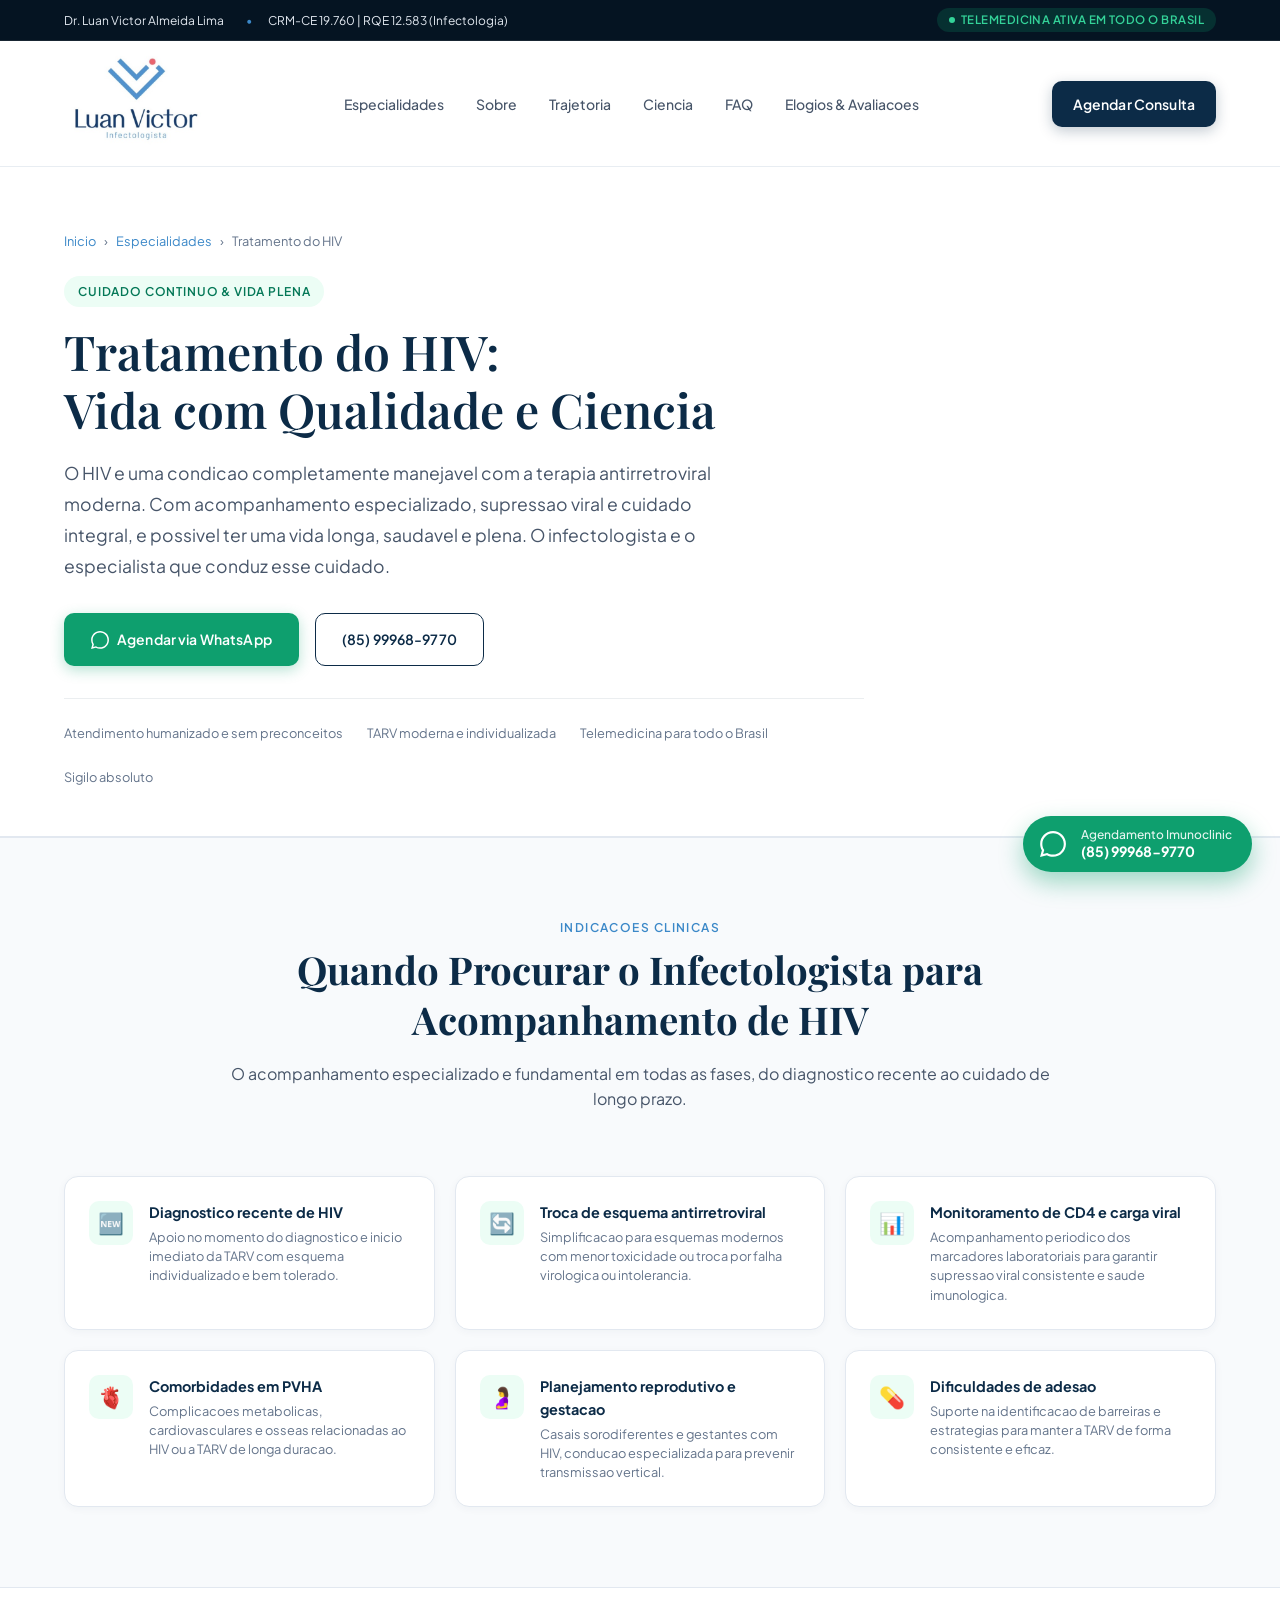
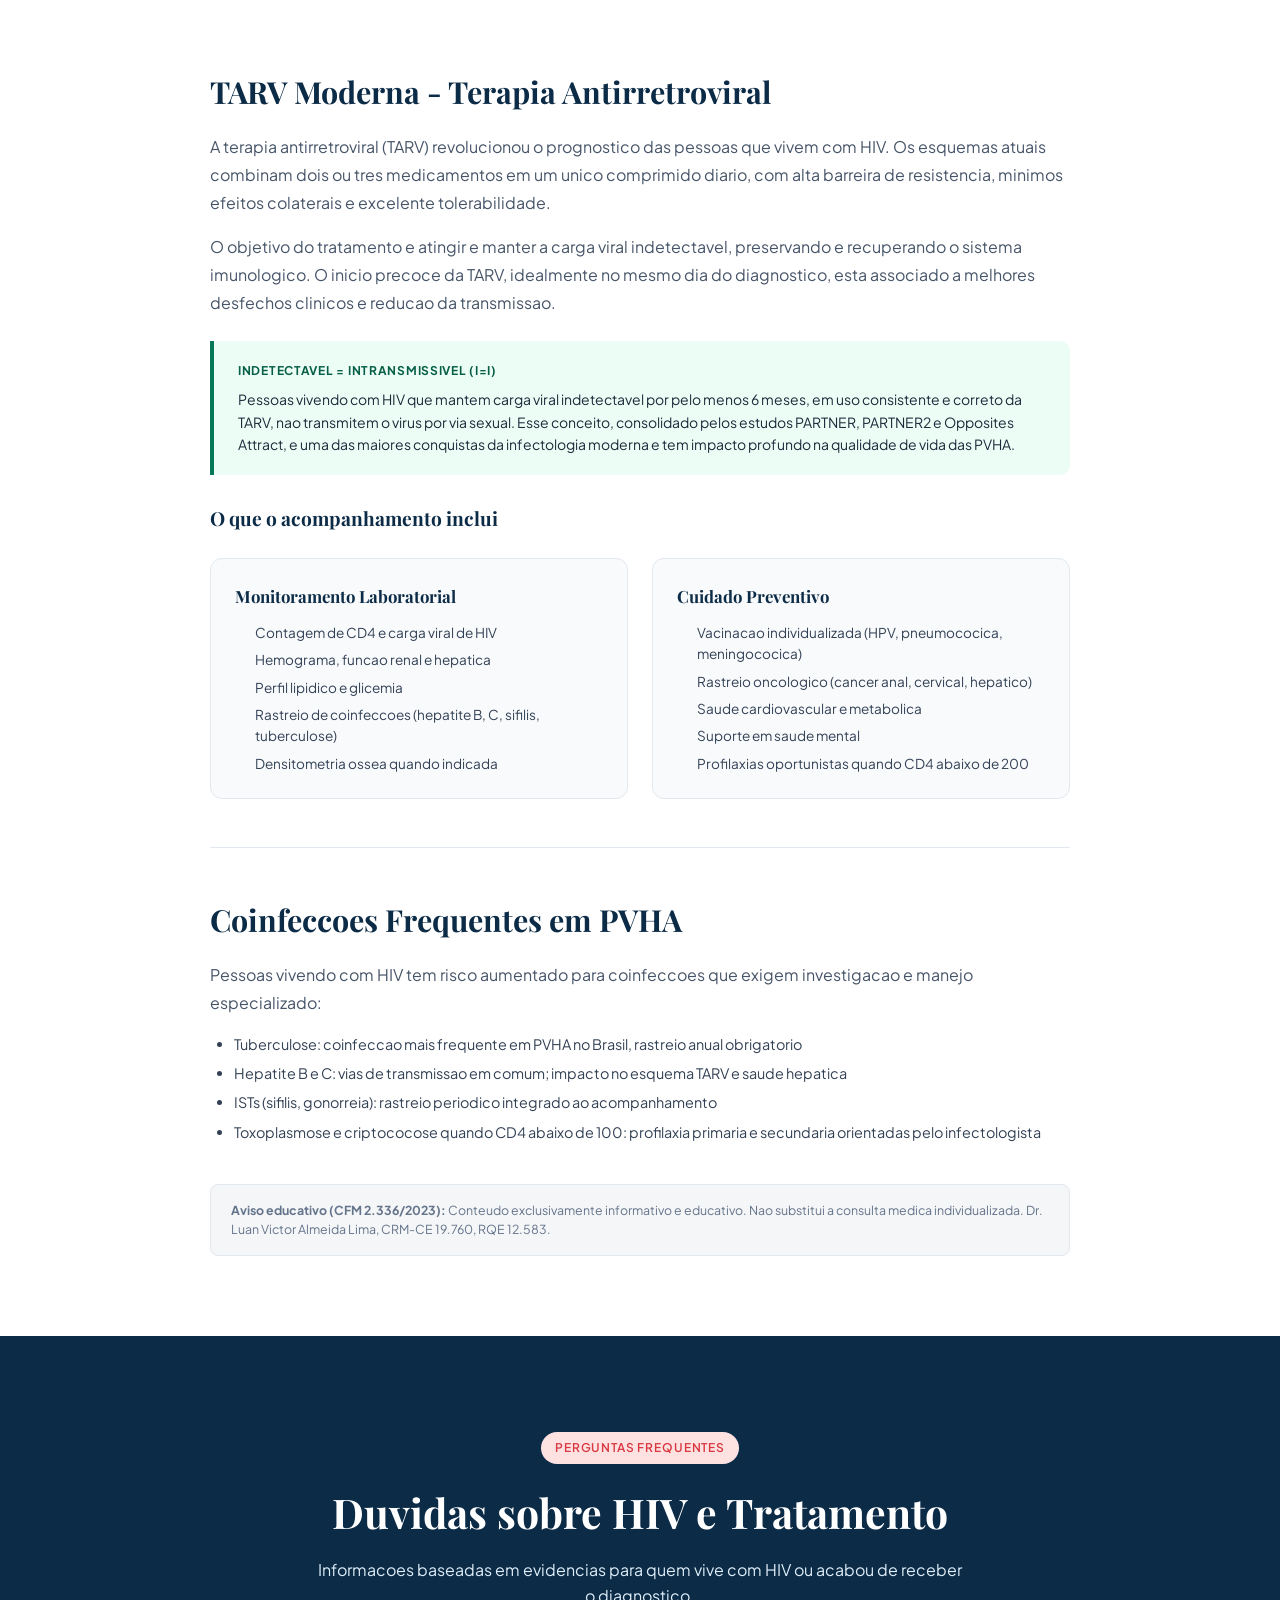
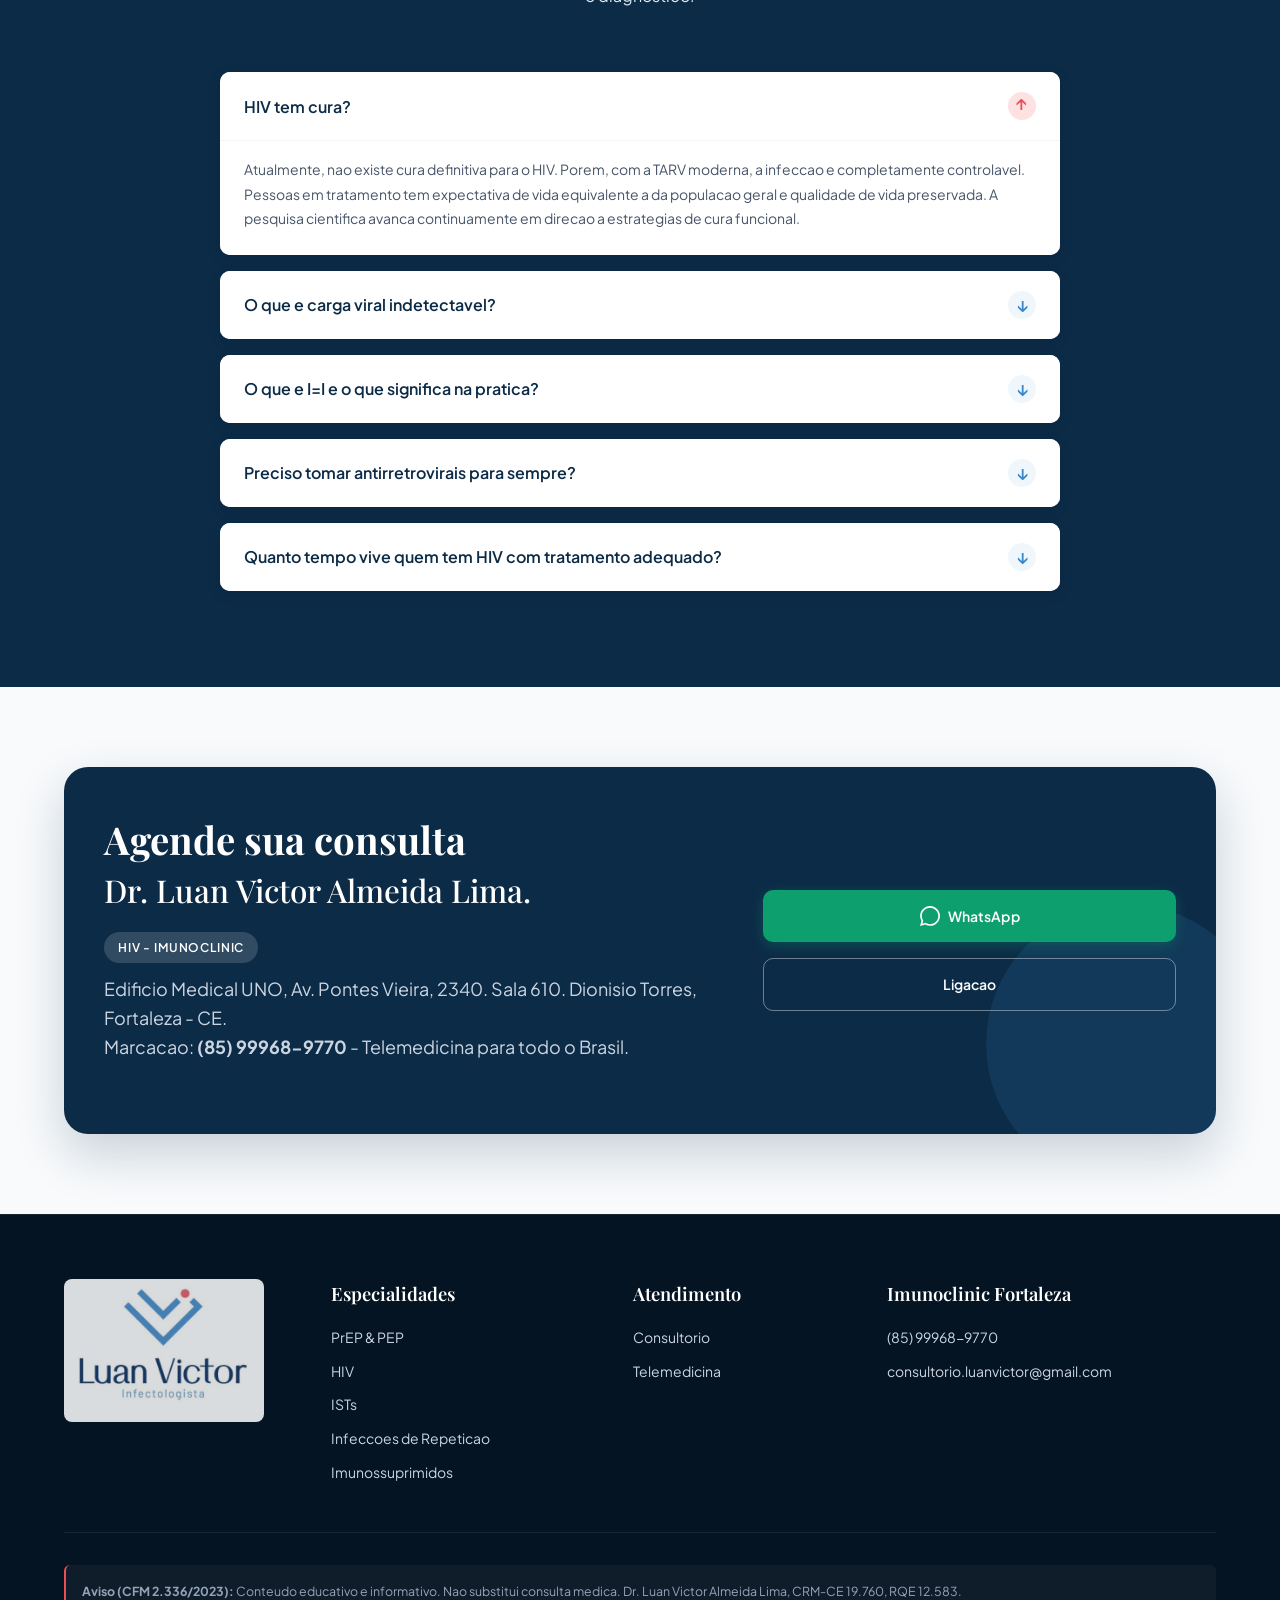
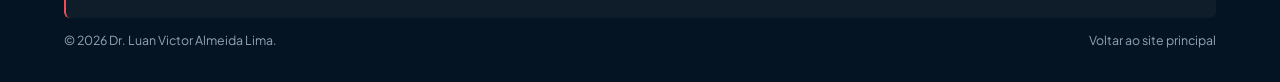
<file: hiv.html>
<!DOCTYPE html>
<html lang="pt-BR">
<head>
  <meta charset="UTF-8">
  <meta name="viewport" content="width=device-width, initial-scale=1.0">
  <title>Tratamento do HIV em Fortaleza | Dr. Luan Victor Infectologista</title>
  <meta name="description" content="Acompanhamento especializado de HIV/AIDS em Fortaleza com Dr. Luan Victor (CRM-CE 19.760 | RQE 12.583). TARV moderna, conceito I=I, monitoramento de CD4 e carga viral. Humanizado e sigiloso. Telemedicina disponivel.">
  <meta name="author" content="Dr. Luan Victor">
  <meta name="robots" content="index, follow, max-image-preview:large, max-snippet:-1">
  <link rel="icon" type="image/svg+xml" href="assets/images/logo-icon.svg">
  <meta property="og:type" content="article">
  <meta property="og:title" content="Tratamento do HIV em Fortaleza | Dr. Luan Victor">
  <meta property="og:description" content="Acompanhamento de HIV com TARV moderna, I=I e cuidado integral em Fortaleza. Telemedicina para todo o Brasil.">
  <meta property="og:image" content="https://drluanvictor.com.br/assets/images/logo-mockup.jpg">
  <meta property="og:url" content="https://drluanvictor.com.br/hiv">
  <meta name="twitter:card" content="summary_large_image">
  <link rel="canonical" href="https://drluanvictor.com.br/hiv">
  <link rel="preconnect" href="https://fonts.googleapis.com">
  <link rel="preconnect" href="https://fonts.gstatic.com" crossorigin>
  <link href="https://fonts.googleapis.com/css2?family=Caveat:wght@600&family=Playfair+Display:ital,wght@0,500;0,600;0,700;1,400&family=Plus+Jakarta+Sans:wght@300;400;500;600;700&display=swap" rel="stylesheet">
  <link rel="stylesheet" href="styles/main.css">
  <style>
    .pg-hero{padding:4rem 0 3rem;background:#fff;border-bottom:1px solid #e2e8f0}.pg-hero-inner{max-width:800px}.breadcrumb{font-size:.8rem;color:#64748b;margin-bottom:1.5rem;display:flex;gap:.5rem;align-items:center;flex-wrap:wrap}.breadcrumb a{color:var(--color-brand-blue);text-decoration:none}.pg-hero-title{font-family:var(--font-serif);font-size:clamp(2rem,4vw,3rem);font-weight:600;color:var(--color-navy-900);line-height:1.2;margin-bottom:1.25rem}.pg-hero-desc{font-size:1.1rem;color:#475569;line-height:1.75;margin-bottom:2rem;max-width:680px}.pg-hero-cta{display:flex;gap:1rem;flex-wrap:wrap;margin-bottom:2rem}.pg-hero-trust{display:flex;gap:1.5rem;flex-wrap:wrap;padding-top:1.5rem;border-top:1px solid rgba(12,43,71,.08);font-size:.8rem;color:#64748b}.quando-section{padding:5rem 0;background:#f8fafc;border-top:1px solid #e2e8f0}.quando-grid{display:grid;grid-template-columns:repeat(3,1fr);gap:1.25rem;margin-top:2.5rem}.quando-card{background:#fff;border:1px solid #e2e8f0;border-radius:14px;padding:1.5rem;display:flex;gap:1rem;align-items:flex-start;height:100%;transition:all .25s;box-shadow:0 2px 8px rgba(12,43,71,.04)}@media(max-width:992px){.quando-grid{grid-template-columns:repeat(2,1fr)}}@media(max-width:640px){.quando-grid{grid-template-columns:1fr}}.quando-card:hover{box-shadow:0 8px 24px rgba(12,43,71,.08);transform:translateY(-2px)}.quando-icon{width:44px;height:44px;border-radius:10px;display:flex;align-items:center;justify-content:center;font-size:1.3rem;flex-shrink:0}.quando-body h4{font-size:.9rem;font-weight:700;color:var(--color-navy-900);margin-bottom:.25rem}.quando-body p{font-size:.8rem;color:#64748b;line-height:1.5}.clinical-section{padding:5rem 0;background:#fff;border-top:1px solid #e2e8f0}.clinical-wrap{max-width:860px;margin:0 auto}.clin-h2{font-family:var(--font-serif);font-size:clamp(1.5rem,2.5vw,1.9rem);color:var(--color-navy-900);margin:3rem 0 1rem;padding-top:3rem;border-top:1px solid #e2e8f0}.clin-h2:first-child{margin-top:0;padding-top:0;border-top:none}.clin-h3{font-family:var(--font-serif);font-size:1.2rem;color:var(--color-navy-900);margin:1.75rem 0 .75rem}.clin-p{font-size:1rem;color:#475569;line-height:1.75;margin-bottom:1rem}.clin-list{margin:.75rem 0 1.25rem 1.5rem;display:flex;flex-direction:column;gap:.4rem}.clin-list li{font-size:.9rem;color:#334155;line-height:1.6;list-style:disc}.clin-box{background:#ecfdf5;border-left:4px solid #047857;border-radius:0 10px 10px 0;padding:1.25rem 1.5rem;margin:1.5rem 0}.clin-box-title{font-size:.75rem;font-weight:700;color:#065f46;text-transform:uppercase;letter-spacing:.06em;margin-bottom:.5rem}.clin-box p{font-size:.875rem;color:#1e293b;line-height:1.6;margin:0}.clin-two{display:grid;grid-template-columns:1fr 1fr;gap:1.5rem;margin:1.5rem 0}.clin-col{background:#f8fafc;border:1px solid #e2e8f0;border-radius:12px;padding:1.5rem}.clin-col h4{font-family:var(--font-serif);font-size:1.05rem;color:var(--color-navy-900);margin-bottom:.75rem}.clin-col ul{display:flex;flex-direction:column;gap:.4rem}.clin-col li{font-size:.85rem;color:#334155;line-height:1.55;padding-left:1.25rem;position:relative}.clin-col li::before{content:"";position:absolute;left:0;font-weight:700}.cfm-note{background:rgba(12,43,71,.04);border:1px solid #e2e8f0;border-radius:8px;padding:1rem 1.25rem;font-size:.775rem;color:#64748b;line-height:1.55;margin-top:2.5rem}@media(max-width:640px){.clin-two{grid-template-columns:1fr}}
  </style>
  <script type="application/ld+json">{"@context":"https://schema.org","@graph":[{"@type":"MedicalWebPage","name":"Tratamento do HIV em Fortaleza","url":"https://drluanvictor.com.br/hiv","inLanguage":"pt-BR","about":{"@type":"MedicalCondition","name":"HIV/AIDS"},"author":{"@type":"Physician","@id":"https://drluanvictor.com.br/#physician","name":"Dr. Luan Victor Almeida Lima"}},{"@type":"FAQPage","mainEntity":[{"@type":"Question","name":"HIV tem cura?","acceptedAnswer":{"@type":"Answer","text":"Atualmente nao existe cura definitiva para o HIV. Porem, com a TARV moderna, a infeccao e completamente controlavel. Pessoas em tratamento tem expectativa de vida equivalente a da populacao geral e qualidade de vida preservada."}},{"@type":"Question","name":"O que e carga viral indetectavel?","acceptedAnswer":{"@type":"Answer","text":"A carga viral e a quantidade de copias do HIV por mililitro de sangue. Quando a TARV e eficaz, a carga viral cai abaixo do limiar de deteccao dos testes convencionais. Isso protege o sistema imunologico e, pelo conceito I=I, impede a transmissao sexual."}},{"@type":"Question","name":"O que e I=I (Indetectavel = Intransmissivel)?","acceptedAnswer":{"@type":"Answer","text":"I=I significa que pessoas vivendo com HIV que mantem carga viral indetectavel por pelo menos 6 meses em uso consistente da TARV nao transmitem o HIV por via sexual. Conceito consolidado pelos estudos PARTNER, PARTNER2 e Opposites Attract."}},{"@type":"Question","name":"Preciso tomar antirretrovirais para sempre?","acceptedAnswer":{"@type":"Answer","text":"Sim, o tratamento antirretroviral deve ser continuo. Os esquemas modernos sao muito mais toleraveis: geralmente um unico comprimido por dia com poucos efeitos colaterais."}},{"@type":"Question","name":"Quanto tempo vive quem tem HIV com tratamento?","acceptedAnswer":{"@type":"Answer","text":"Com diagnostico precoce e tratamento consistente, a expectativa de vida de pessoas vivendo com HIV aproxima-se da populacao geral. O fator mais importante e o inicio precoce da TARV e a adesao continua."}}]}]}</script>
</head>
<body>
  <div class="top-notice-bar"><div class="container top-notice-content"><div class="credentials-pill-list"><span>Dr. Luan Victor Almeida Lima</span><span>CRM-CE 19.760 | RQE 12.583 (Infectologia)</span></div><div class="telemedicina-badge"><span class="pulse-dot"></span>Telemedicina Ativa em Todo o Brasil</div></div></div>
  <header class="site-header"><div class="container header-container"><a href="/" class="brand-logo" aria-label="Pagina inicial do Dr. Luan Victor"><div class="brand-logo-clip"><img src="assets/images/logo.jpg" alt="Logomarca Dr. Luan Victor" class="brand-logo-img"></div></a><nav class="main-nav" aria-label="Navegacao primaria"><a href="/#especialidades" class="nav-link">Especialidades</a><a href="/#sobre" class="nav-link">Sobre</a><a href="/#trajetoria" class="nav-link">Trajetoria</a><a href="/#ciencia" class="nav-link">Ciencia</a><a href="/#faq" class="nav-link">FAQ</a><a href="/#avaliacoes" class="nav-link">Elogios &amp; Avaliacoes</a></nav><div class="nav-actions"><a href="https://wa.me/5585999689770?text=Ol%C3%A1!%20Gostaria%20de%20agendar%20consulta%20de%20HIV%20com%20Dr.%20Luan%20Victor" class="btn btn-primary" style="padding:.65rem 1.25rem;" target="_blank" rel="noopener">Agendar Consulta</a><button class="mobile-toggle" aria-label="Abrir Menu" aria-expanded="false"><span></span><span></span><span></span></button></div></div></header>
  <main>
    <section class="pg-hero"><div class="container"><div class="pg-hero-inner">
      <nav class="breadcrumb"><a href="/">Inicio</a><span>&rsaquo;</span><a href="/#especialidades">Especialidades</a><span>&rsaquo;</span><span>Tratamento do HIV</span></nav>
      <div style="margin-bottom:1rem;"><span class="badge-tag" style="background:#ecfdf5;color:#047857;">Cuidado Continuo &amp; Vida Plena</span></div>
      <h1 class="pg-hero-title">Tratamento do HIV:<br>Vida com Qualidade e Ciencia</h1>
      <p class="pg-hero-desc">O HIV e uma condicao completamente manejavel com a terapia antirretroviral moderna. Com acompanhamento especializado, supressao viral e cuidado integral, e possivel ter uma vida longa, saudavel e plena. O infectologista e o especialista que conduz esse cuidado.</p>
      <div class="pg-hero-cta"><a href="https://wa.me/5585999689770?text=Ol%C3%A1!%20Gostaria%20de%20agendar%20consulta%20de%20HIV%20com%20Dr.%20Luan%20Victor" class="btn btn-emerald" target="_blank" rel="noopener"><svg width="18" height="18" viewBox="0 0 24 24" fill="currentColor"><path d="M.057 24l1.687-6.163c-1.041-1.804-1.588-3.849-1.587-5.946.003-6.556 5.338-11.891 11.893-11.891 3.181.001 6.167 1.24 8.413 3.488 2.245 2.248 3.481 5.236 3.48 8.414-.003 6.557-5.338 11.892-11.893 11.892-1.99-.001-3.951-.5-5.688-1.448l-6.305 1.654zm6.597-3.807c1.676.995 3.276 1.591 5.392 1.592 5.448 0 9.886-4.434 9.889-9.885.002-5.462-4.415-9.89-9.881-9.892-5.452 0-9.887 4.434-9.889 9.884-.001 2.225.651 3.891 1.746 5.634l-.999 3.648 3.742-.981z"/></svg>Agendar via WhatsApp</a><a href="tel:+5585999689770" class="btn btn-outline">(85) 99968-9770</a></div>
      <div class="pg-hero-trust"><span>Atendimento humanizado e sem preconceitos</span><span>TARV moderna e individualizada</span><span>Telemedicina para todo o Brasil</span><span>Sigilo absoluto</span></div>
    </div></div></section>
    <section class="quando-section"><div class="container">
      <div class="section-header-center"><span class="section-subtitle">Indicacoes Clinicas</span><h2 class="section-title">Quando Procurar o Infectologista para Acompanhamento de HIV</h2><p class="section-lead">O acompanhamento especializado e fundamental em todas as fases, do diagnostico recente ao cuidado de longo prazo.</p></div>
      <div class="quando-grid">
        <div class="quando-card"><div class="quando-icon" style="background:#ecfdf5;color:#047857;">&#x1F195;</div><div class="quando-body"><h4>Diagnostico recente de HIV</h4><p>Apoio no momento do diagnostico e inicio imediato da TARV com esquema individualizado e bem tolerado.</p></div></div>
        <div class="quando-card"><div class="quando-icon" style="background:#ecfdf5;color:#047857;">&#x1F504;</div><div class="quando-body"><h4>Troca de esquema antirretroviral</h4><p>Simplificacao para esquemas modernos com menor toxicidade ou troca por falha virologica ou intolerancia.</p></div></div>
        <div class="quando-card"><div class="quando-icon" style="background:#ecfdf5;color:#047857;">&#x1F4CA;</div><div class="quando-body"><h4>Monitoramento de CD4 e carga viral</h4><p>Acompanhamento periodico dos marcadores laboratoriais para garantir supressao viral consistente e saude imunologica.</p></div></div>
        <div class="quando-card"><div class="quando-icon" style="background:#ecfdf5;color:#047857;">&#x1FAC0;</div><div class="quando-body"><h4>Comorbidades em PVHA</h4><p>Complicacoes metabolicas, cardiovasculares e osseas relacionadas ao HIV ou a TARV de longa duracao.</p></div></div>
        <div class="quando-card"><div class="quando-icon" style="background:#ecfdf5;color:#047857;">&#x1F930;</div><div class="quando-body"><h4>Planejamento reprodutivo e gestacao</h4><p>Casais sorodiferentes e gestantes com HIV, conducao especializada para prevenir transmissao vertical.</p></div></div>
        <div class="quando-card"><div class="quando-icon" style="background:#ecfdf5;color:#047857;">&#x1F48A;</div><div class="quando-body"><h4>Dificuldades de adesao</h4><p>Suporte na identificacao de barreiras e estrategias para manter a TARV de forma consistente e eficaz.</p></div></div>
      </div>
    </div></section>
    <section class="clinical-section"><div class="container"><div class="clinical-wrap">
      <h2 class="clin-h2">TARV Moderna - Terapia Antirretroviral</h2>
      <p class="clin-p">A terapia antirretroviral (TARV) revolucionou o prognostico das pessoas que vivem com HIV. Os esquemas atuais combinam dois ou tres medicamentos em um unico comprimido diario, com alta barreira de resistencia, minimos efeitos colaterais e excelente tolerabilidade.</p>
      <p class="clin-p">O objetivo do tratamento e atingir e manter a carga viral indetectavel, preservando e recuperando o sistema imunologico. O inicio precoce da TARV, idealmente no mesmo dia do diagnostico, esta associado a melhores desfechos clinicos e reducao da transmissao.</p>
      <div class="clin-box"><div class="clin-box-title">Indetectavel = Intransmissivel (I=I)</div><p>Pessoas vivendo com HIV que mantem carga viral indetectavel por pelo menos 6 meses, em uso consistente e correto da TARV, nao transmitem o virus por via sexual. Esse conceito, consolidado pelos estudos PARTNER, PARTNER2 e Opposites Attract, e uma das maiores conquistas da infectologia moderna e tem impacto profundo na qualidade de vida das PVHA.</p></div>
      <h3 class="clin-h3">O que o acompanhamento inclui</h3>
      <div class="clin-two">
        <div class="clin-col"><h4>Monitoramento Laboratorial</h4><ul><li>Contagem de CD4 e carga viral de HIV</li><li>Hemograma, funcao renal e hepatica</li><li>Perfil lipidico e glicemia</li><li>Rastreio de coinfeccoes (hepatite B, C, sifilis, tuberculose)</li><li>Densitometria ossea quando indicada</li></ul></div>
        <div class="clin-col"><h4>Cuidado Preventivo</h4><ul><li>Vacinacao individualizada (HPV, pneumococica, meningococica)</li><li>Rastreio oncologico (cancer anal, cervical, hepatico)</li><li>Saude cardiovascular e metabolica</li><li>Suporte em saude mental</li><li>Profilaxias oportunistas quando CD4 abaixo de 200</li></ul></div>
      </div>
      <h2 class="clin-h2">Coinfeccoes Frequentes em PVHA</h2>
      <p class="clin-p">Pessoas vivendo com HIV tem risco aumentado para coinfeccoes que exigem investigacao e manejo especializado:</p>
      <ul class="clin-list">
        <li>Tuberculose: coinfeccao mais frequente em PVHA no Brasil, rastreio anual obrigatorio</li>
        <li>Hepatite B e C: vias de transmissao em comum; impacto no esquema TARV e saude hepatica</li>
        <li>ISTs (sifilis, gonorreia): rastreio periodico integrado ao acompanhamento</li>
        <li>Toxoplasmose e criptococose quando CD4 abaixo de 100: profilaxia primaria e secundaria orientadas pelo infectologista</li>
      </ul>
      <div class="cfm-note"><strong>Aviso educativo (CFM 2.336/2023):</strong> Conteudo exclusivamente informativo e educativo. Nao substitui a consulta medica individualizada. Dr. Luan Victor Almeida Lima, CRM-CE 19.760, RQE 12.583.</div>
    </div></div></section>
    <section class="faq-section" id="faq"><div class="container">
      <div class="faq-header"><span class="badge-tag badge-tag-coral" style="margin-bottom:1rem;">Perguntas Frequentes</span><h2 class="faq-title">Duvidas sobre HIV e Tratamento</h2><p class="faq-subtitle">Informacoes baseadas em evidencias para quem vive com HIV ou acabou de receber o diagnostico.</p></div>
      <div class="faq-container">
        <div class="faq-item"><button class="faq-question-btn" aria-expanded="false"><span>HIV tem cura?</span><span class="faq-icon-arrow">&#x2193;</span></button><div class="faq-answer-panel"><div class="faq-answer-content">Atualmente, nao existe cura definitiva para o HIV. Porem, com a TARV moderna, a infeccao e completamente controlavel. Pessoas em tratamento tem expectativa de vida equivalente a da populacao geral e qualidade de vida preservada. A pesquisa cientifica avanca continuamente em direcao a estrategias de cura funcional.</div></div></div>
        <div class="faq-item"><button class="faq-question-btn" aria-expanded="false"><span>O que e carga viral indetectavel?</span><span class="faq-icon-arrow">&#x2193;</span></button><div class="faq-answer-panel"><div class="faq-answer-content">A carga viral e a quantidade de copias do virus HIV por mililitro de sangue. Quando a TARV e eficaz, a carga viral cai abaixo do limiar de deteccao dos testes convencionais (geralmente abaixo de 50 copias/mL), chamada de carga viral indetectavel. Isso protege o sistema imunologico e, pelo conceito I=I, impede a transmissao sexual.</div></div></div>
        <div class="faq-item"><button class="faq-question-btn" aria-expanded="false"><span>O que e I=I e o que significa na pratica?</span><span class="faq-icon-arrow">&#x2193;</span></button><div class="faq-answer-panel"><div class="faq-answer-content">Indetectavel = Intransmissivel (I=I) significa que uma pessoa vivendo com HIV que mantem carga viral indetectavel por pelo menos 6 meses em uso consistente da TARV nao transmite o HIV por via sexual. Conceito consolidado pelos estudos PARTNER, PARTNER2 e Opposites Attract, com zero transmissoes documentadas em mais de 100.000 relacoes sexuais sem preservativo entre casais sorodiferentes.</div></div></div>
        <div class="faq-item"><button class="faq-question-btn" aria-expanded="false"><span>Preciso tomar antirretrovirais para sempre?</span><span class="faq-icon-arrow">&#x2193;</span></button><div class="faq-answer-panel"><div class="faq-answer-content">Sim, o tratamento antirretroviral deve ser continuo. Interromper o uso leva ao aumento da carga viral e queda do CD4. Porem, os esquemas modernos sao muito mais toleraveis: geralmente um unico comprimido por dia com poucos efeitos colaterais, que se integra facilmente a rotina diaria.</div></div></div>
        <div class="faq-item"><button class="faq-question-btn" aria-expanded="false"><span>Quanto tempo vive quem tem HIV com tratamento adequado?</span><span class="faq-icon-arrow">&#x2193;</span></button><div class="faq-answer-panel"><div class="faq-answer-content">Com diagnostico precoce e tratamento consistente, a expectativa de vida de pessoas vivendo com HIV aproxima-se a da populacao geral em muitos contextos. Estudos mostram que pessoas diagnosticadas jovens e em tratamento podem ter decadas de vida saudavel pela frente. O fator mais importante e o inicio precoce da TARV e a adesao continua.</div></div></div>
      </div>
    </div></section>
    <section class="contact-cta-section" id="agendamento"><div class="container"><div class="contact-cta-card"><div class="contact-cta-inner"><div><h2 class="contact-cta-title">Agende sua consulta<br><span style="font-size:.82em;font-weight:500;display:block;margin-top:.35rem;">Dr. Luan Victor Almeida Lima.</span></h2><p class="contact-cta-lead" style="margin-top:1.25rem;line-height:1.6;"><span class="badge-tag badge-tag-blue" style="margin-bottom:.75rem;background:rgba(255,255,255,.15);color:#fff;display:inline-block;">HIV - Imunoclinic</span><br>Edificio Medical UNO, Av. Pontes Vieira, 2340. Sala 610. Dionisio Torres, Fortaleza - CE.<br>Marcacao: <strong>(85) 99968-9770</strong> - Telemedicina para todo o Brasil.</p></div><div class="contact-cta-buttons"><a href="https://wa.me/5585999689770?text=Ol%C3%A1!%20Gostaria%20de%20agendar%20consulta%20de%20HIV%20com%20Dr.%20Luan%20Victor" class="btn btn-emerald" target="_blank" rel="noopener"><svg width="20" height="20" viewBox="0 0 24 24" fill="currentColor"><path d="M.057 24l1.687-6.163c-1.041-1.804-1.588-3.849-1.587-5.946.003-6.556 5.338-11.891 11.893-11.891 3.181.001 6.167 1.24 8.413 3.488 2.245 2.248 3.481 5.236 3.48 8.414-.003 6.557-5.338 11.892-11.893 11.892-1.99-.001-3.951-.5-5.688-1.448l-6.305 1.654zm6.597-3.807c1.676.995 3.276 1.591 5.392 1.592 5.448 0 9.886-4.434 9.889-9.885.002-5.462-4.415-9.89-9.881-9.892-5.452 0-9.887 4.434-9.889 9.884-.001 2.225.651 3.891 1.746 5.634l-.999 3.648 3.742-.981z"/></svg>WhatsApp</a><a href="tel:+5585999689770" class="btn btn-outline-light">Ligacao</a></div></div></div></div></section>
  </main>
  <footer class="site-footer"><div class="container"><div class="footer-grid"><div class="footer-col-brand"><img src="assets/images/logo.jpg" alt="Logomarca Dr. Luan Victor" class="brand-logo-img--footer"></div><div><h4 class="footer-col-title">Especialidades</h4><ul class="footer-links-list"><li><a href="/prep-pep" class="footer-link">PrEP &amp; PEP</a></li><li><a href="/hiv" class="footer-link">HIV</a></li><li><a href="/ists" class="footer-link">ISTs</a></li><li><a href="/infeccoes-repeticao" class="footer-link">Infeccoes de Repeticao</a></li><li><a href="/imunossuprimidos" class="footer-link">Imunossuprimidos</a></li></ul></div><div><h4 class="footer-col-title">Atendimento</h4><ul class="footer-links-list"><li><a href="/#modalidades" class="footer-link">Consultorio</a></li><li><a href="/#modalidades" class="footer-link">Telemedicina</a></li></ul></div><div><h4 class="footer-col-title">Imunoclinic Fortaleza</h4><ul class="footer-links-list"><li><a href="tel:+5585999689770" class="footer-link">(85) 99968-9770</a></li><li><a href="mailto:consultorio.luanvictor@gmail.com" class="footer-link">consultorio.luanvictor@gmail.com</a></li></ul></div></div><div class="footer-legal-bar"><div class="footer-cfm-disclaimer"><strong>Aviso (CFM 2.336/2023):</strong> Conteudo educativo e informativo. Nao substitui consulta medica. Dr. Luan Victor Almeida Lima, CRM-CE 19.760, RQE 12.583.</div><div style="display:flex;justify-content:space-between;flex-wrap:wrap;gap:1rem;align-items:center;"><span>&copy; <span id="current-year"></span> Dr. Luan Victor Almeida Lima.</span><span><a href="/" style="color:#94a3b8;">Voltar ao site principal</a></span></div></div></div></footer>
  <a href="https://wa.me/5585999689770?text=Ol%C3%A1!%20Gostaria%20de%20agendar%20consulta%20de%20HIV%20com%20Dr.%20Luan%20Victor" class="floating-whatsapp" target="_blank" rel="noopener" aria-label="WhatsApp Dr. Luan Victor"><div class="floating-whatsapp-icon"><svg width="26" height="26" viewBox="0 0 24 24" fill="currentColor"><path d="M.057 24l1.687-6.163c-1.041-1.804-1.588-3.849-1.587-5.946.003-6.556 5.338-11.891 11.893-11.891 3.181.001 6.167 1.24 8.413 3.488 2.245 2.248 3.481 5.236 3.48 8.414-.003 6.557-5.338 11.892-11.893 11.892-1.99-.001-3.951-.5-5.688-1.448l-6.305 1.654zm6.597-3.807c1.676.995 3.276 1.591 5.392 1.592 5.448 0 9.886-4.434 9.889-9.885.002-5.462-4.415-9.89-9.881-9.892-5.452 0-9.887 4.434-9.889 9.884-.001 2.225.651 3.891 1.746 5.634l-.999 3.648 3.742-.981z"/></svg></div><div class="floating-whatsapp-text"><span class="floating-whatsapp-title">Agendamento Imunoclinic</span><span class="floating-whatsapp-cta">(85) 99968-9770</span></div></a>
  <script src="js/main.js"></script>
</body>
</html>
</file>
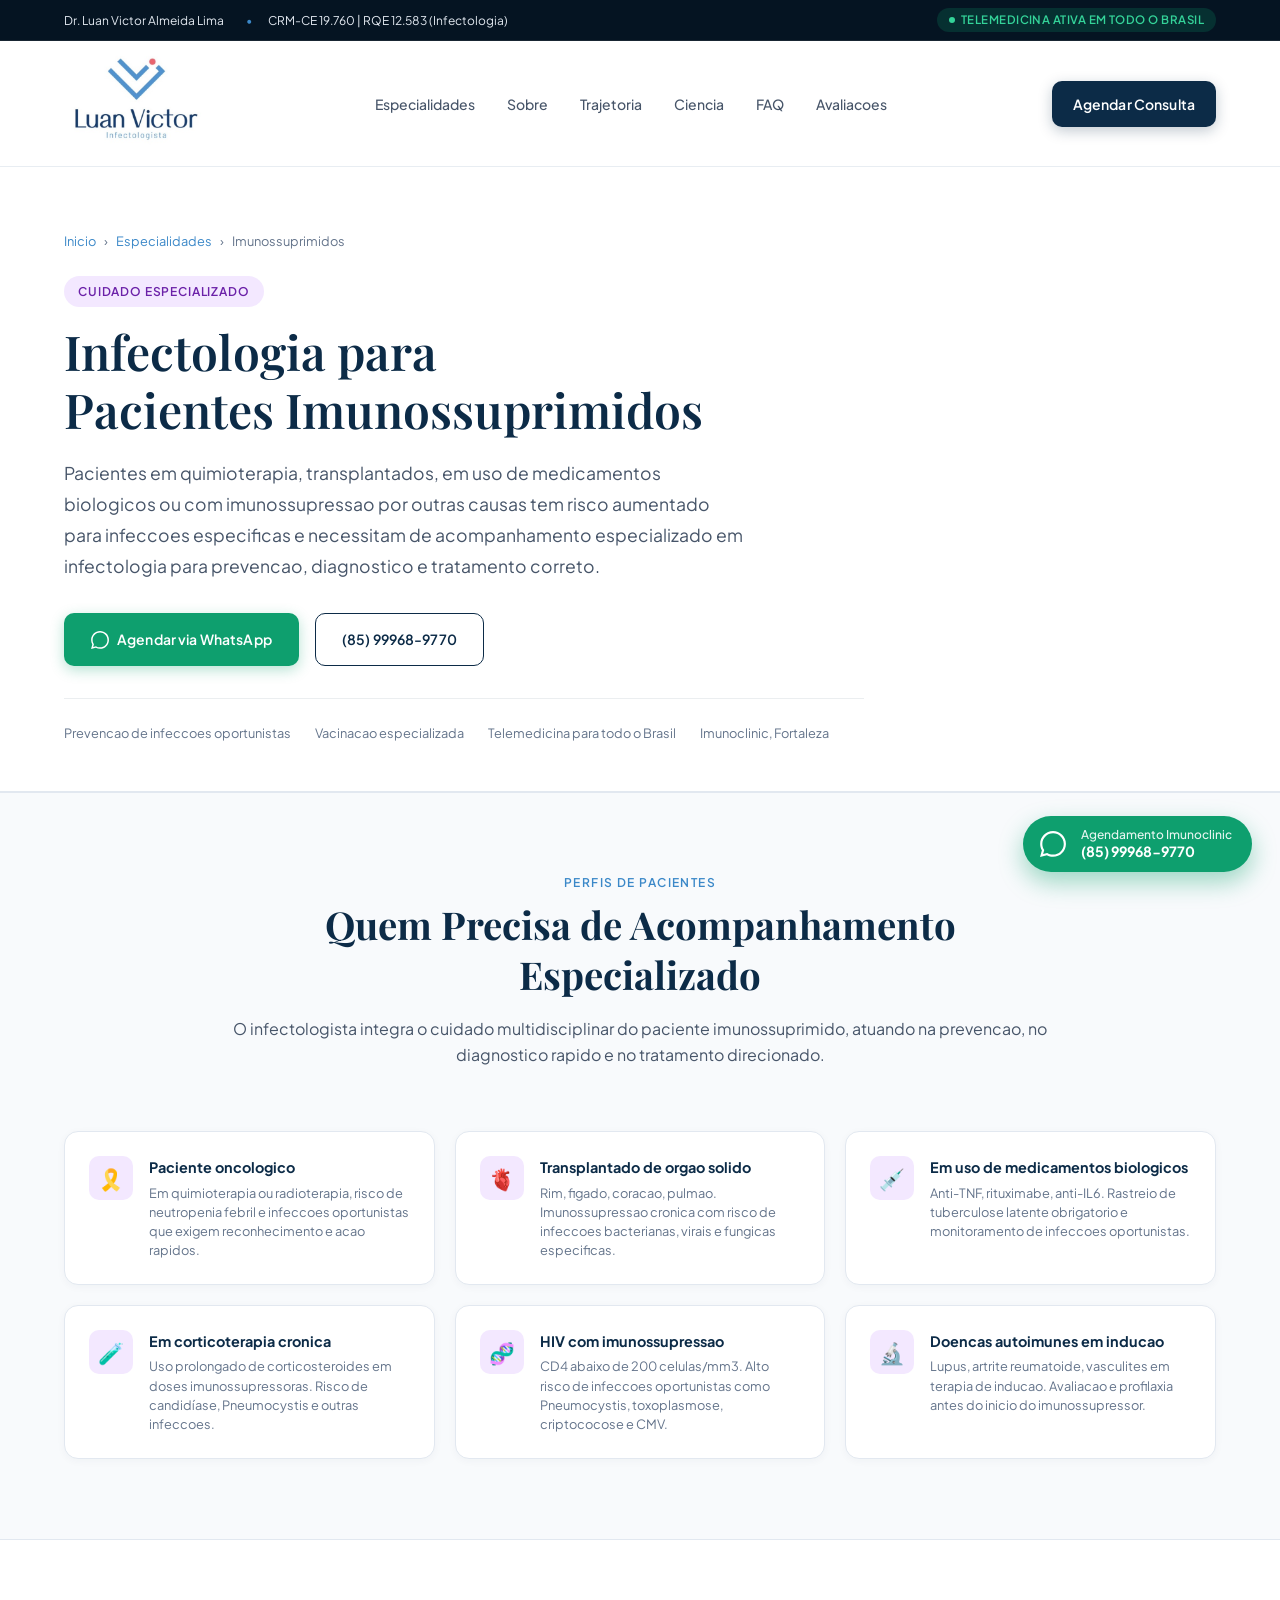
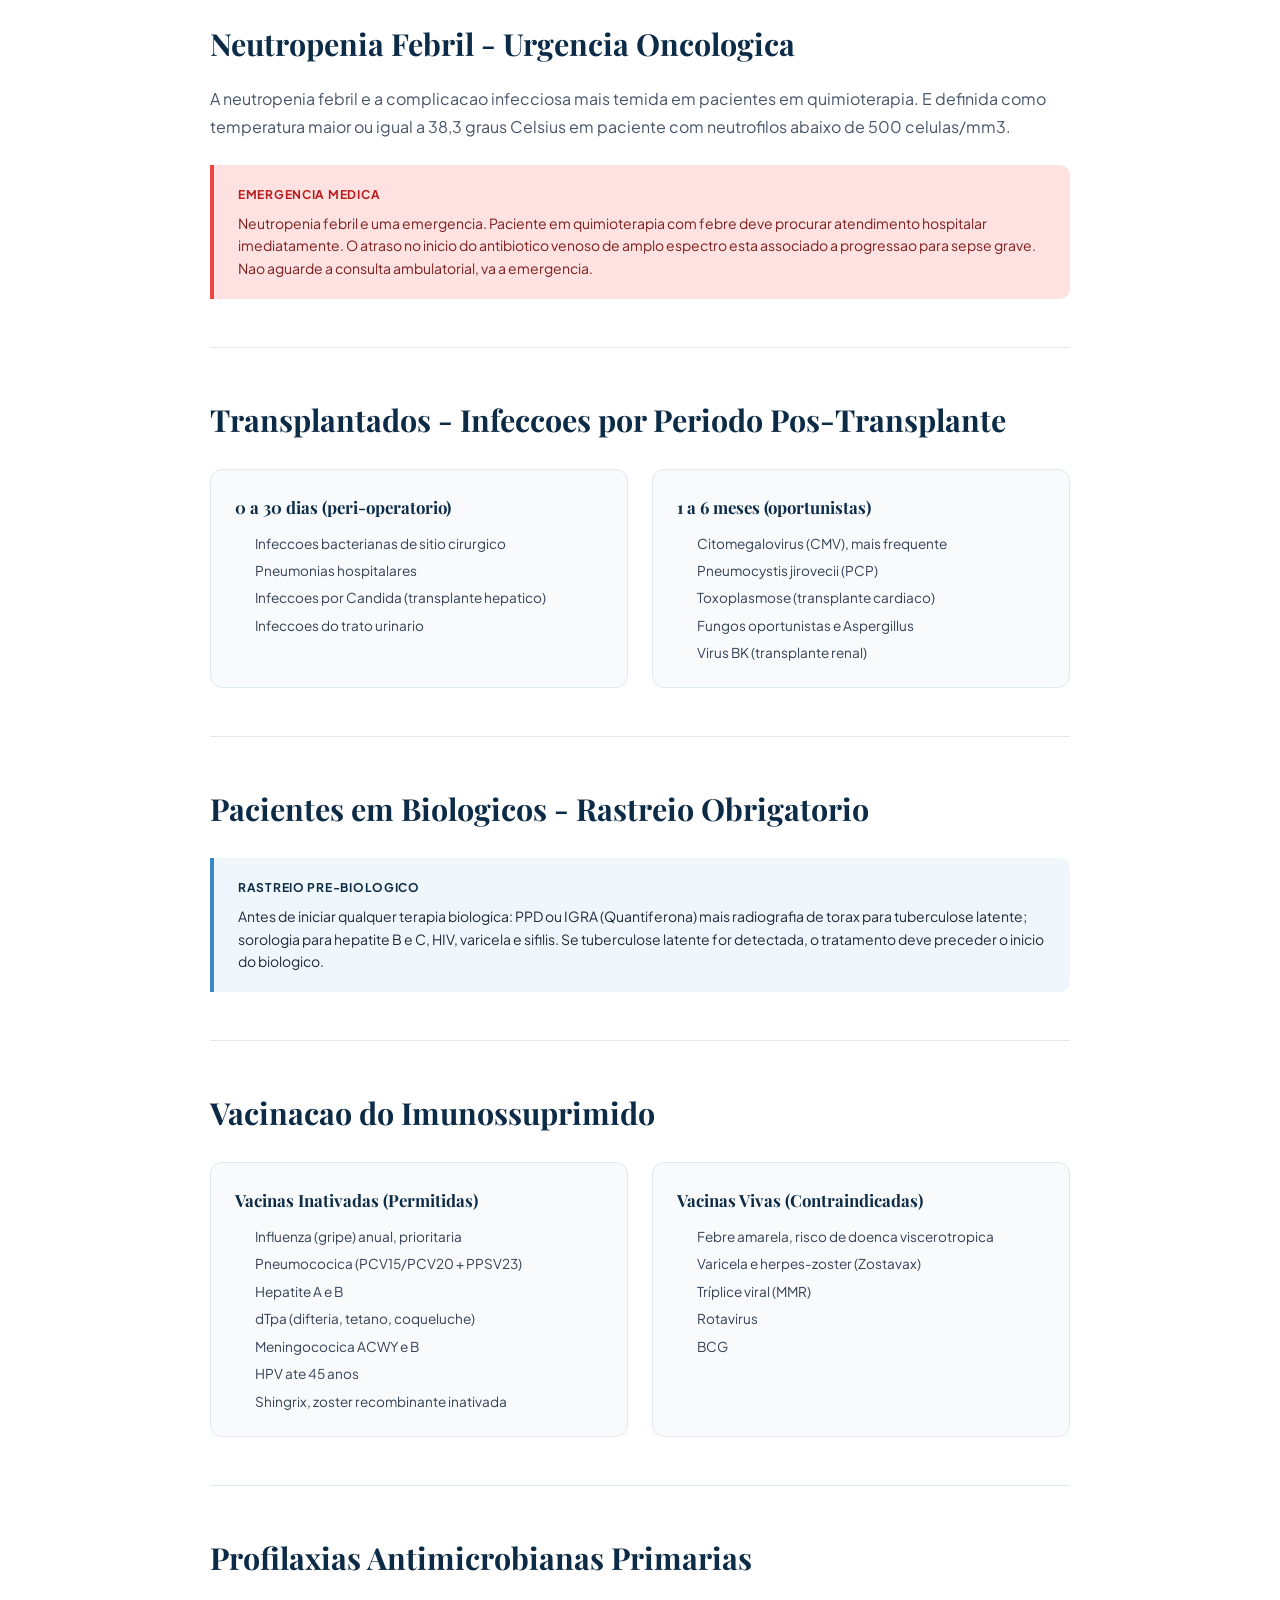
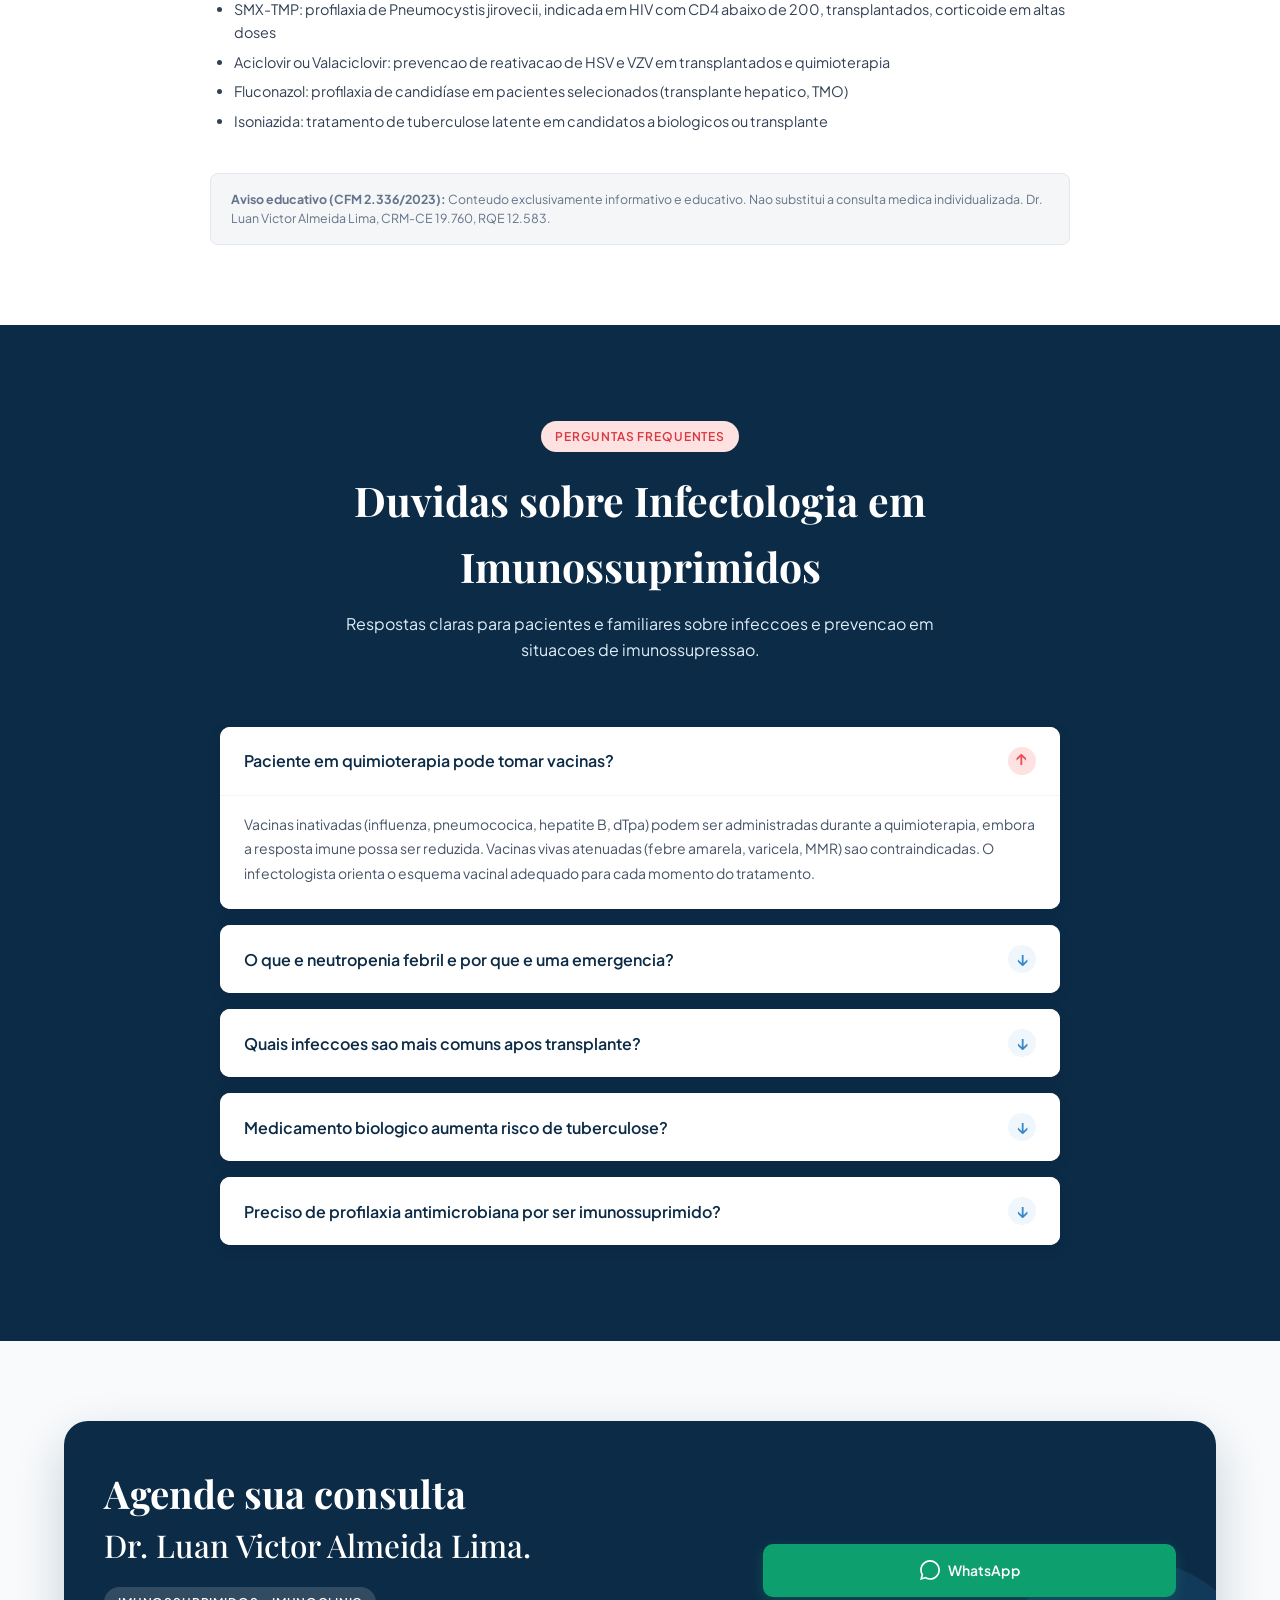
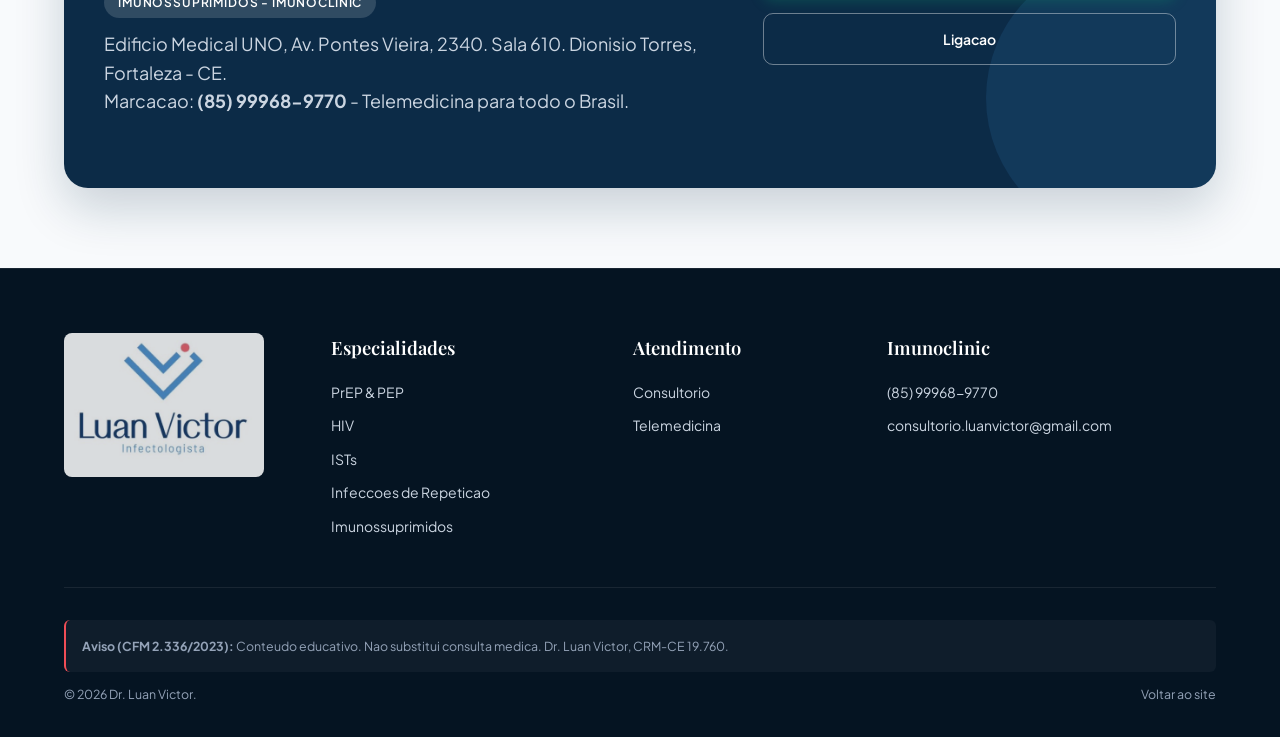
<file: imunossuprimidos.html>
<!DOCTYPE html>
<html lang="pt-BR">
<head>
  <meta charset="UTF-8">
  <meta name="viewport" content="width=device-width, initial-scale=1.0">
  <title>Infectologia para Imunossuprimidos em Fortaleza | Dr. Luan Victor</title>
  <meta name="description" content="Cuidado especializado de infectologia para pacientes imunossuprimidos em Fortaleza com Dr. Luan Victor (CRM-CE 19.760). Oncologicos, transplantados, biologicos, HIV. Neutropenia febril, profilaxias e vacinacao especial.">
  <meta name="author" content="Dr. Luan Victor">
  <meta name="robots" content="index, follow, max-image-preview:large, max-snippet:-1">
  <link rel="icon" type="image/svg+xml" href="assets/images/logo-icon.svg">
  <meta property="og:type" content="article">
  <meta property="og:title" content="Infectologia para Imunossuprimidos | Dr. Luan Victor">
  <meta property="og:description" content="Cuidado especializado para oncologicos, transplantados e pacientes em biologicos. Neutropenia febril, profilaxias e vacinacao adaptada.">
  <meta property="og:image" content="https://drluanvictor.com.br/assets/images/logo-mockup.jpg">
  <meta property="og:url" content="https://drluanvictor.com.br/imunossuprimidos">
  <meta name="twitter:card" content="summary_large_image">
  <link rel="canonical" href="https://drluanvictor.com.br/imunossuprimidos">
  <link rel="preconnect" href="https://fonts.googleapis.com">
  <link rel="preconnect" href="https://fonts.gstatic.com" crossorigin>
  <link href="https://fonts.googleapis.com/css2?family=Caveat:wght@600&family=Playfair+Display:ital,wght@0,500;0,600;0,700;1,400&family=Plus+Jakarta+Sans:wght@300;400;500;600;700&display=swap" rel="stylesheet">
  <link rel="stylesheet" href="styles/main.css">
  <style>
    .pg-hero{padding:4rem 0 3rem;background:#fff;border-bottom:1px solid #e2e8f0}.pg-hero-inner{max-width:800px}.breadcrumb{font-size:.8rem;color:#64748b;margin-bottom:1.5rem;display:flex;gap:.5rem;align-items:center;flex-wrap:wrap}.breadcrumb a{color:var(--color-brand-blue);text-decoration:none}.pg-hero-title{font-family:var(--font-serif);font-size:clamp(2rem,4vw,3rem);font-weight:600;color:var(--color-navy-900);line-height:1.2;margin-bottom:1.25rem}.pg-hero-desc{font-size:1.1rem;color:#475569;line-height:1.75;margin-bottom:2rem;max-width:680px}.pg-hero-cta{display:flex;gap:1rem;flex-wrap:wrap;margin-bottom:2rem}.pg-hero-trust{display:flex;gap:1.5rem;flex-wrap:wrap;padding-top:1.5rem;border-top:1px solid rgba(12,43,71,.08);font-size:.8rem;color:#64748b}.quando-section{padding:5rem 0;background:#f8fafc;border-top:1px solid #e2e8f0}.quando-grid{display:grid;grid-template-columns:repeat(3,1fr);gap:1.25rem;margin-top:2.5rem}.quando-card{background:#fff;border:1px solid #e2e8f0;border-radius:14px;padding:1.5rem;display:flex;gap:1rem;align-items:flex-start;height:100%;transition:all .25s;box-shadow:0 2px 8px rgba(12,43,71,.04)}@media(max-width:992px){.quando-grid{grid-template-columns:repeat(2,1fr)}}@media(max-width:640px){.quando-grid{grid-template-columns:1fr}}.quando-card:hover{box-shadow:0 8px 24px rgba(12,43,71,.08);transform:translateY(-2px)}.quando-icon{width:44px;height:44px;border-radius:10px;display:flex;align-items:center;justify-content:center;font-size:1.3rem;flex-shrink:0}.quando-body h4{font-size:.9rem;font-weight:700;color:var(--color-navy-900);margin-bottom:.25rem}.quando-body p{font-size:.8rem;color:#64748b;line-height:1.5}.clinical-section{padding:5rem 0;background:#fff;border-top:1px solid #e2e8f0}.clinical-wrap{max-width:860px;margin:0 auto}.clin-h2{font-family:var(--font-serif);font-size:clamp(1.5rem,2.5vw,1.9rem);color:var(--color-navy-900);margin:3rem 0 1rem;padding-top:3rem;border-top:1px solid #e2e8f0}.clin-h2:first-child{margin-top:0;padding-top:0;border-top:none}.clin-p{font-size:1rem;color:#475569;line-height:1.75;margin-bottom:1rem}.clin-list{margin:.75rem 0 1.25rem 1.5rem;display:flex;flex-direction:column;gap:.4rem}.clin-list li{font-size:.9rem;color:#334155;line-height:1.6;list-style:disc}.clin-box{background:#f0f7fc;border-left:4px solid var(--color-brand-blue);border-radius:0 10px 10px 0;padding:1.25rem 1.5rem;margin:1.5rem 0}.clin-box-title{font-size:.75rem;font-weight:700;color:var(--color-navy-900);text-transform:uppercase;letter-spacing:.06em;margin-bottom:.5rem}.clin-box p{font-size:.875rem;color:#1e293b;line-height:1.6;margin:0}.clin-alert{background:#fee2e2;border-left:4px solid #ef4444;border-radius:0 10px 10px 0;padding:1.25rem 1.5rem;margin:1.5rem 0}.clin-alert-title{font-size:.75rem;font-weight:700;color:#b91c1c;text-transform:uppercase;letter-spacing:.06em;margin-bottom:.5rem}.clin-alert p{font-size:.875rem;color:#7f1d1d;line-height:1.6;margin:0}.clin-two{display:grid;grid-template-columns:1fr 1fr;gap:1.5rem;margin:1.5rem 0}.clin-col{background:#f8fafc;border:1px solid #e2e8f0;border-radius:12px;padding:1.5rem}.clin-col h4{font-family:var(--font-serif);font-size:1.05rem;color:var(--color-navy-900);margin-bottom:.75rem}.clin-col ul{display:flex;flex-direction:column;gap:.4rem}.clin-col li{font-size:.85rem;color:#334155;line-height:1.55;padding-left:1.25rem;position:relative}.cfm-note{background:rgba(12,43,71,.04);border:1px solid #e2e8f0;border-radius:8px;padding:1rem 1.25rem;font-size:.775rem;color:#64748b;line-height:1.55;margin-top:2.5rem}@media(max-width:640px){.clin-two{grid-template-columns:1fr}}
  </style>
  <script type="application/ld+json">{"@context":"https://schema.org","@graph":[{"@type":"MedicalWebPage","name":"Infectologia para Imunossuprimidos em Fortaleza","url":"https://drluanvictor.com.br/imunossuprimidos","inLanguage":"pt-BR","about":{"@type":"MedicalCondition","name":"Infeccoes em Pacientes Imunossuprimidos"},"author":{"@type":"Physician","@id":"https://drluanvictor.com.br/#physician","name":"Dr. Luan Victor Almeida Lima"}},{"@type":"FAQPage","mainEntity":[{"@type":"Question","name":"Paciente em quimioterapia pode tomar vacinas?","acceptedAnswer":{"@type":"Answer","text":"Vacinas inativadas geralmente podem ser administradas durante a quimioterapia. Vacinas vivas atenuadas (febre amarela, varicela, MMR) sao contraindicadas durante o tratamento imunossupressor."}},{"@type":"Question","name":"O que e neutropenia febril e por que e uma emergencia?","acceptedAnswer":{"@type":"Answer","text":"Neutropenia febril e febre acima de 38,3 graus em paciente com neutrofilos abaixo de 500 celulas por mm3. E uma emergencia que requer avaliacao hospitalar imediata e inicio de antibiotico venoso nas primeiras horas."}},{"@type":"Question","name":"Quais infeccoes sao mais comuns apos transplante de orgao solido?","acceptedAnswer":{"@type":"Answer","text":"Nos primeiros 30 dias predominam infeccoes bacterianas cirurgicas. Entre 1 e 6 meses, infeccoes oportunistas como CMV, Pneumocystis, toxoplasmose e fungos. Apos 6 meses, padroes proximos da populacao geral."}},{"@type":"Question","name":"Medicamento biologico aumenta risco de tuberculose?","acceptedAnswer":{"@type":"Answer","text":"Sim, especialmente os anti-TNF aumentam significativamente o risco de tuberculose, incluindo reativacao de tuberculose latente. O rastreio de tuberculose latente e obrigatorio antes de iniciar qualquer biologico imunossupressor."}},{"@type":"Question","name":"Preciso de profilaxia antimicrobiana por ser imunossuprimido?","acceptedAnswer":{"@type":"Answer","text":"Depende do nivel e do tipo de imunossupressao. Pacientes com CD4 abaixo de 200, em corticoide em altas doses ou apos transplante frequentemente se beneficiam de profilaxias. O infectologista avalia individualmente."}}]}]}</script>
</head>
<body>
  <div class="top-notice-bar"><div class="container top-notice-content"><div class="credentials-pill-list"><span>Dr. Luan Victor Almeida Lima</span><span>CRM-CE 19.760 | RQE 12.583 (Infectologia)</span></div><div class="telemedicina-badge"><span class="pulse-dot"></span>Telemedicina Ativa em Todo o Brasil</div></div></div>
  <header class="site-header"><div class="container header-container"><a href="/" class="brand-logo"><div class="brand-logo-clip"><img src="assets/images/logo.jpg" alt="Dr. Luan Victor" class="brand-logo-img"></div></a><nav class="main-nav"><a href="/#especialidades" class="nav-link">Especialidades</a><a href="/#sobre" class="nav-link">Sobre</a><a href="/#trajetoria" class="nav-link">Trajetoria</a><a href="/#ciencia" class="nav-link">Ciencia</a><a href="/#faq" class="nav-link">FAQ</a><a href="/#avaliacoes" class="nav-link">Avaliacoes</a></nav><div class="nav-actions"><a href="https://wa.me/5585999689770?text=Ol%C3%A1!%20Gostaria%20de%20agendar%20consulta%20de%20infectologia%20para%20imunossuprimido%20com%20Dr.%20Luan%20Victor" class="btn btn-primary" style="padding:.65rem 1.25rem;" target="_blank" rel="noopener">Agendar Consulta</a><button class="mobile-toggle" aria-label="Abrir Menu" aria-expanded="false"><span></span><span></span><span></span></button></div></div></header>
  <main>
    <section class="pg-hero"><div class="container"><div class="pg-hero-inner">
      <nav class="breadcrumb"><a href="/">Inicio</a><span>&rsaquo;</span><a href="/#especialidades">Especialidades</a><span>&rsaquo;</span><span>Imunossuprimidos</span></nav>
      <div style="margin-bottom:1rem;"><span class="badge-tag" style="background:#f3e8ff;color:#6b21a8;">Cuidado Especializado</span></div>
      <h1 class="pg-hero-title">Infectologia para<br>Pacientes Imunossuprimidos</h1>
      <p class="pg-hero-desc">Pacientes em quimioterapia, transplantados, em uso de medicamentos biologicos ou com imunossupressao por outras causas tem risco aumentado para infeccoes especificas e necessitam de acompanhamento especializado em infectologia para prevencao, diagnostico e tratamento correto.</p>
      <div class="pg-hero-cta"><a href="https://wa.me/5585999689770?text=Ol%C3%A1!%20Gostaria%20de%20agendar%20consulta%20de%20infectologia%20para%20imunossuprimido%20com%20Dr.%20Luan%20Victor" class="btn btn-emerald" target="_blank" rel="noopener"><svg width="18" height="18" viewBox="0 0 24 24" fill="currentColor"><path d="M.057 24l1.687-6.163c-1.041-1.804-1.588-3.849-1.587-5.946.003-6.556 5.338-11.891 11.893-11.891 3.181.001 6.167 1.24 8.413 3.488 2.245 2.248 3.481 5.236 3.48 8.414-.003 6.557-5.338 11.892-11.893 11.892-1.99-.001-3.951-.5-5.688-1.448l-6.305 1.654zm6.597-3.807c1.676.995 3.276 1.591 5.392 1.592 5.448 0 9.886-4.434 9.889-9.885.002-5.462-4.415-9.89-9.881-9.892-5.452 0-9.887 4.434-9.889 9.884-.001 2.225.651 3.891 1.746 5.634l-.999 3.648 3.742-.981z"/></svg>Agendar via WhatsApp</a><a href="tel:+5585999689770" class="btn btn-outline">(85) 99968-9770</a></div>
      <div class="pg-hero-trust"><span>Prevencao de infeccoes oportunistas</span><span>Vacinacao especializada</span><span>Telemedicina para todo o Brasil</span><span>Imunoclinic, Fortaleza</span></div>
    </div></div></section>
    <section class="quando-section"><div class="container">
      <div class="section-header-center"><span class="section-subtitle">Perfis de Pacientes</span><h2 class="section-title">Quem Precisa de Acompanhamento Especializado</h2><p class="section-lead">O infectologista integra o cuidado multidisciplinar do paciente imunossuprimido, atuando na prevencao, no diagnostico rapido e no tratamento direcionado.</p></div>
      <div class="quando-grid">
        <div class="quando-card"><div class="quando-icon" style="background:#f3e8ff;color:#6b21a8;">&#x1F397;&#xFE0F;</div><div class="quando-body"><h4>Paciente oncologico</h4><p>Em quimioterapia ou radioterapia, risco de neutropenia febril e infeccoes oportunistas que exigem reconhecimento e acao rapidos.</p></div></div>
        <div class="quando-card"><div class="quando-icon" style="background:#f3e8ff;color:#6b21a8;">&#x1FAC0;</div><div class="quando-body"><h4>Transplantado de orgao solido</h4><p>Rim, figado, coracao, pulmao. Imunossupressao cronica com risco de infeccoes bacterianas, virais e fungicas especificas.</p></div></div>
        <div class="quando-card"><div class="quando-icon" style="background:#f3e8ff;color:#6b21a8;">&#x1F489;</div><div class="quando-body"><h4>Em uso de medicamentos biologicos</h4><p>Anti-TNF, rituximabe, anti-IL6. Rastreio de tuberculose latente obrigatorio e monitoramento de infeccoes oportunistas.</p></div></div>
        <div class="quando-card"><div class="quando-icon" style="background:#f3e8ff;color:#6b21a8;">&#x1F9EA;</div><div class="quando-body"><h4>Em corticoterapia cronica</h4><p>Uso prolongado de corticosteroides em doses imunossupressoras. Risco de candidíase, Pneumocystis e outras infeccoes.</p></div></div>
        <div class="quando-card"><div class="quando-icon" style="background:#f3e8ff;color:#6b21a8;">&#x1F9EC;</div><div class="quando-body"><h4>HIV com imunossupressao</h4><p>CD4 abaixo de 200 celulas/mm3. Alto risco de infeccoes oportunistas como Pneumocystis, toxoplasmose, criptococose e CMV.</p></div></div>
        <div class="quando-card"><div class="quando-icon" style="background:#f3e8ff;color:#6b21a8;">&#x1F52C;</div><div class="quando-body"><h4>Doencas autoimunes em inducao</h4><p>Lupus, artrite reumatoide, vasculites em terapia de inducao. Avaliacao e profilaxia antes do inicio do imunossupressor.</p></div></div>
      </div>
    </div></section>
    <section class="clinical-section"><div class="container"><div class="clinical-wrap">
      <h2 class="clin-h2">Neutropenia Febril - Urgencia Oncologica</h2>
      <p class="clin-p">A neutropenia febril e a complicacao infecciosa mais temida em pacientes em quimioterapia. E definida como temperatura maior ou igual a 38,3 graus Celsius em paciente com neutrofilos abaixo de 500 celulas/mm3.</p>
      <div class="clin-alert"><div class="clin-alert-title">Emergencia Medica</div><p>Neutropenia febril e uma emergencia. Paciente em quimioterapia com febre deve procurar atendimento hospitalar imediatamente. O atraso no inicio do antibiotico venoso de amplo espectro esta associado a progressao para sepse grave. Nao aguarde a consulta ambulatorial, va a emergencia.</p></div>
      <h2 class="clin-h2">Transplantados - Infeccoes por Periodo Pos-Transplante</h2>
      <div class="clin-two">
        <div class="clin-col"><h4>0 a 30 dias (peri-operatorio)</h4><ul><li>Infeccoes bacterianas de sitio cirurgico</li><li>Pneumonias hospitalares</li><li>Infeccoes por Candida (transplante hepatico)</li><li>Infeccoes do trato urinario</li></ul></div>
        <div class="clin-col"><h4>1 a 6 meses (oportunistas)</h4><ul><li>Citomegalovirus (CMV), mais frequente</li><li>Pneumocystis jirovecii (PCP)</li><li>Toxoplasmose (transplante cardiaco)</li><li>Fungos oportunistas e Aspergillus</li><li>Virus BK (transplante renal)</li></ul></div>
      </div>
      <h2 class="clin-h2">Pacientes em Biologicos - Rastreio Obrigatorio</h2>
      <div class="clin-box"><div class="clin-box-title">Rastreio Pre-Biologico</div><p>Antes de iniciar qualquer terapia biologica: PPD ou IGRA (Quantiferona) mais radiografia de torax para tuberculose latente; sorologia para hepatite B e C, HIV, varicela e sifilis. Se tuberculose latente for detectada, o tratamento deve preceder o inicio do biologico.</p></div>
      <h2 class="clin-h2">Vacinacao do Imunossuprimido</h2>
      <div class="clin-two">
        <div class="clin-col"><h4>Vacinas Inativadas (Permitidas)</h4><ul><li>Influenza (gripe) anual, prioritaria</li><li>Pneumococica (PCV15/PCV20 + PPSV23)</li><li>Hepatite A e B</li><li>dTpa (difteria, tetano, coqueluche)</li><li>Meningococica ACWY e B</li><li>HPV ate 45 anos</li><li>Shingrix, zoster recombinante inativada</li></ul></div>
        <div class="clin-col"><h4>Vacinas Vivas (Contraindicadas)</h4><ul><li>Febre amarela, risco de doenca viscerotropica</li><li>Varicela e herpes-zoster (Zostavax)</li><li>Tríplice viral (MMR)</li><li>Rotavirus</li><li>BCG</li></ul></div>
      </div>
      <h2 class="clin-h2">Profilaxias Antimicrobianas Primarias</h2>
      <ul class="clin-list">
        <li>SMX-TMP: profilaxia de Pneumocystis jirovecii, indicada em HIV com CD4 abaixo de 200, transplantados, corticoide em altas doses</li>
        <li>Aciclovir ou Valaciclovir: prevencao de reativacao de HSV e VZV em transplantados e quimioterapia</li>
        <li>Fluconazol: profilaxia de candidíase em pacientes selecionados (transplante hepatico, TMO)</li>
        <li>Isoniazida: tratamento de tuberculose latente em candidatos a biologicos ou transplante</li>
      </ul>
      <div class="cfm-note"><strong>Aviso educativo (CFM 2.336/2023):</strong> Conteudo exclusivamente informativo e educativo. Nao substitui a consulta medica individualizada. Dr. Luan Victor Almeida Lima, CRM-CE 19.760, RQE 12.583.</div>
    </div></div></section>
    <section class="faq-section" id="faq"><div class="container">
      <div class="faq-header"><span class="badge-tag badge-tag-coral" style="margin-bottom:1rem;">Perguntas Frequentes</span><h2 class="faq-title">Duvidas sobre Infectologia em Imunossuprimidos</h2><p class="faq-subtitle">Respostas claras para pacientes e familiares sobre infeccoes e prevencao em situacoes de imunossupressao.</p></div>
      <div class="faq-container">
        <div class="faq-item"><button class="faq-question-btn" aria-expanded="false"><span>Paciente em quimioterapia pode tomar vacinas?</span><span class="faq-icon-arrow">&#x2193;</span></button><div class="faq-answer-panel"><div class="faq-answer-content">Vacinas inativadas (influenza, pneumococica, hepatite B, dTpa) podem ser administradas durante a quimioterapia, embora a resposta imune possa ser reduzida. Vacinas vivas atenuadas (febre amarela, varicela, MMR) sao contraindicadas. O infectologista orienta o esquema vacinal adequado para cada momento do tratamento.</div></div></div>
        <div class="faq-item"><button class="faq-question-btn" aria-expanded="false"><span>O que e neutropenia febril e por que e uma emergencia?</span><span class="faq-icon-arrow">&#x2193;</span></button><div class="faq-answer-panel"><div class="faq-answer-content">Neutropenia febril e definida como febre acima de 38,3 graus Celsius em paciente com neutrofilos abaixo de 500 celulas/mm3, complicacao frequente em quimioterapia. Sem neutrofilos suficientes, infeccoes bacterianas podem progredir rapidamente para sepse. O paciente deve ir a emergencia hospitalar imediatamente.</div></div></div>
        <div class="faq-item"><button class="faq-question-btn" aria-expanded="false"><span>Quais infeccoes sao mais comuns apos transplante?</span><span class="faq-icon-arrow">&#x2193;</span></button><div class="faq-answer-panel"><div class="faq-answer-content">Nos primeiros 30 dias predominam infeccoes bacterianas cirurgicas. Entre 1 e 6 meses, infeccoes oportunistas como CMV, Pneumocystis jirovecii e fungos. Apos 6 meses, padroes proximos da populacao geral. O infectologista define profilaxias para cada fase.</div></div></div>
        <div class="faq-item"><button class="faq-question-btn" aria-expanded="false"><span>Medicamento biologico aumenta risco de tuberculose?</span><span class="faq-icon-arrow">&#x2193;</span></button><div class="faq-answer-panel"><div class="faq-answer-content">Sim, especialmente os anti-TNF (adalimumabe, etanercepte, infliximabe) aumentam significativamente o risco de tuberculose ativa, incluindo reativacao de tuberculose latente. O rastreio de tuberculose latente e obrigatorio antes de iniciar qualquer biologico imunossupressor.</div></div></div>
        <div class="faq-item"><button class="faq-question-btn" aria-expanded="false"><span>Preciso de profilaxia antimicrobiana por ser imunossuprimido?</span><span class="faq-icon-arrow">&#x2193;</span></button><div class="faq-answer-panel"><div class="faq-answer-content">Depende do nivel e do tipo de imunossupressao. Pacientes com CD4 abaixo de 200, em uso de doses altas de corticoide ou apos transplante frequentemente se beneficiam de profilaxias especificas como SMX-TMP, aciclovir e antifungicos. O infectologista avalia individualmente a necessidade e duracao de cada profilaxia.</div></div></div>
      </div>
    </div></section>
    <section class="contact-cta-section" id="agendamento"><div class="container"><div class="contact-cta-card"><div class="contact-cta-inner"><div><h2 class="contact-cta-title">Agende sua consulta<br><span style="font-size:.82em;font-weight:500;display:block;margin-top:.35rem;">Dr. Luan Victor Almeida Lima.</span></h2><p class="contact-cta-lead" style="margin-top:1.25rem;line-height:1.6;"><span class="badge-tag badge-tag-blue" style="margin-bottom:.75rem;background:rgba(255,255,255,.15);color:#fff;display:inline-block;">Imunossuprimidos - Imunoclinic</span><br>Edificio Medical UNO, Av. Pontes Vieira, 2340. Sala 610. Dionisio Torres, Fortaleza - CE.<br>Marcacao: <strong>(85) 99968-9770</strong> - Telemedicina para todo o Brasil.</p></div><div class="contact-cta-buttons"><a href="https://wa.me/5585999689770?text=Ol%C3%A1!%20Gostaria%20de%20agendar%20consulta%20de%20infectologia%20para%20imunossuprimido%20com%20Dr.%20Luan%20Victor" class="btn btn-emerald" target="_blank" rel="noopener"><svg width="20" height="20" viewBox="0 0 24 24" fill="currentColor"><path d="M.057 24l1.687-6.163c-1.041-1.804-1.588-3.849-1.587-5.946.003-6.556 5.338-11.891 11.893-11.891 3.181.001 6.167 1.24 8.413 3.488 2.245 2.248 3.481 5.236 3.48 8.414-.003 6.557-5.338 11.892-11.893 11.892-1.99-.001-3.951-.5-5.688-1.448l-6.305 1.654zm6.597-3.807c1.676.995 3.276 1.591 5.392 1.592 5.448 0 9.886-4.434 9.889-9.885.002-5.462-4.415-9.89-9.881-9.892-5.452 0-9.887 4.434-9.889 9.884-.001 2.225.651 3.891 1.746 5.634l-.999 3.648 3.742-.981z"/></svg>WhatsApp</a><a href="tel:+5585999689770" class="btn btn-outline-light">Ligacao</a></div></div></div></div></section>
  </main>
  <footer class="site-footer"><div class="container"><div class="footer-grid"><div class="footer-col-brand"><img src="assets/images/logo.jpg" alt="Dr. Luan Victor" class="brand-logo-img--footer"></div><div><h4 class="footer-col-title">Especialidades</h4><ul class="footer-links-list"><li><a href="/prep-pep" class="footer-link">PrEP &amp; PEP</a></li><li><a href="/hiv" class="footer-link">HIV</a></li><li><a href="/ists" class="footer-link">ISTs</a></li><li><a href="/infeccoes-repeticao" class="footer-link">Infeccoes de Repeticao</a></li><li><a href="/imunossuprimidos" class="footer-link">Imunossuprimidos</a></li></ul></div><div><h4 class="footer-col-title">Atendimento</h4><ul class="footer-links-list"><li><a href="/#modalidades" class="footer-link">Consultorio</a></li><li><a href="/#modalidades" class="footer-link">Telemedicina</a></li></ul></div><div><h4 class="footer-col-title">Imunoclinic</h4><ul class="footer-links-list"><li><a href="tel:+5585999689770" class="footer-link">(85) 99968-9770</a></li><li><a href="mailto:consultorio.luanvictor@gmail.com" class="footer-link">consultorio.luanvictor@gmail.com</a></li></ul></div></div><div class="footer-legal-bar"><div class="footer-cfm-disclaimer"><strong>Aviso (CFM 2.336/2023):</strong> Conteudo educativo. Nao substitui consulta medica. Dr. Luan Victor, CRM-CE 19.760.</div><div style="display:flex;justify-content:space-between;flex-wrap:wrap;gap:1rem;"><span>&copy; <span id="current-year"></span> Dr. Luan Victor.</span><a href="/" style="color:#94a3b8;">Voltar ao site</a></div></div></div></footer>
  <a href="https://wa.me/5585999689770?text=Ol%C3%A1!%20Gostaria%20de%20agendar%20consulta%20de%20infectologia%20para%20imunossuprimido%20com%20Dr.%20Luan%20Victor" class="floating-whatsapp" target="_blank" rel="noopener"><div class="floating-whatsapp-icon"><svg width="26" height="26" viewBox="0 0 24 24" fill="currentColor"><path d="M.057 24l1.687-6.163c-1.041-1.804-1.588-3.849-1.587-5.946.003-6.556 5.338-11.891 11.893-11.891 3.181.001 6.167 1.24 8.413 3.488 2.245 2.248 3.481 5.236 3.48 8.414-.003 6.557-5.338 11.892-11.893 11.892-1.99-.001-3.951-.5-5.688-1.448l-6.305 1.654zm6.597-3.807c1.676.995 3.276 1.591 5.392 1.592 5.448 0 9.886-4.434 9.889-9.885.002-5.462-4.415-9.89-9.881-9.892-5.452 0-9.887 4.434-9.889 9.884-.001 2.225.651 3.891 1.746 5.634l-.999 3.648 3.742-.981z"/></svg></div><div class="floating-whatsapp-text"><span class="floating-whatsapp-title">Agendamento Imunoclinic</span><span class="floating-whatsapp-cta">(85) 99968-9770</span></div></a>
  <script src="js/main.js"></script>
</body>
</html>
</file>
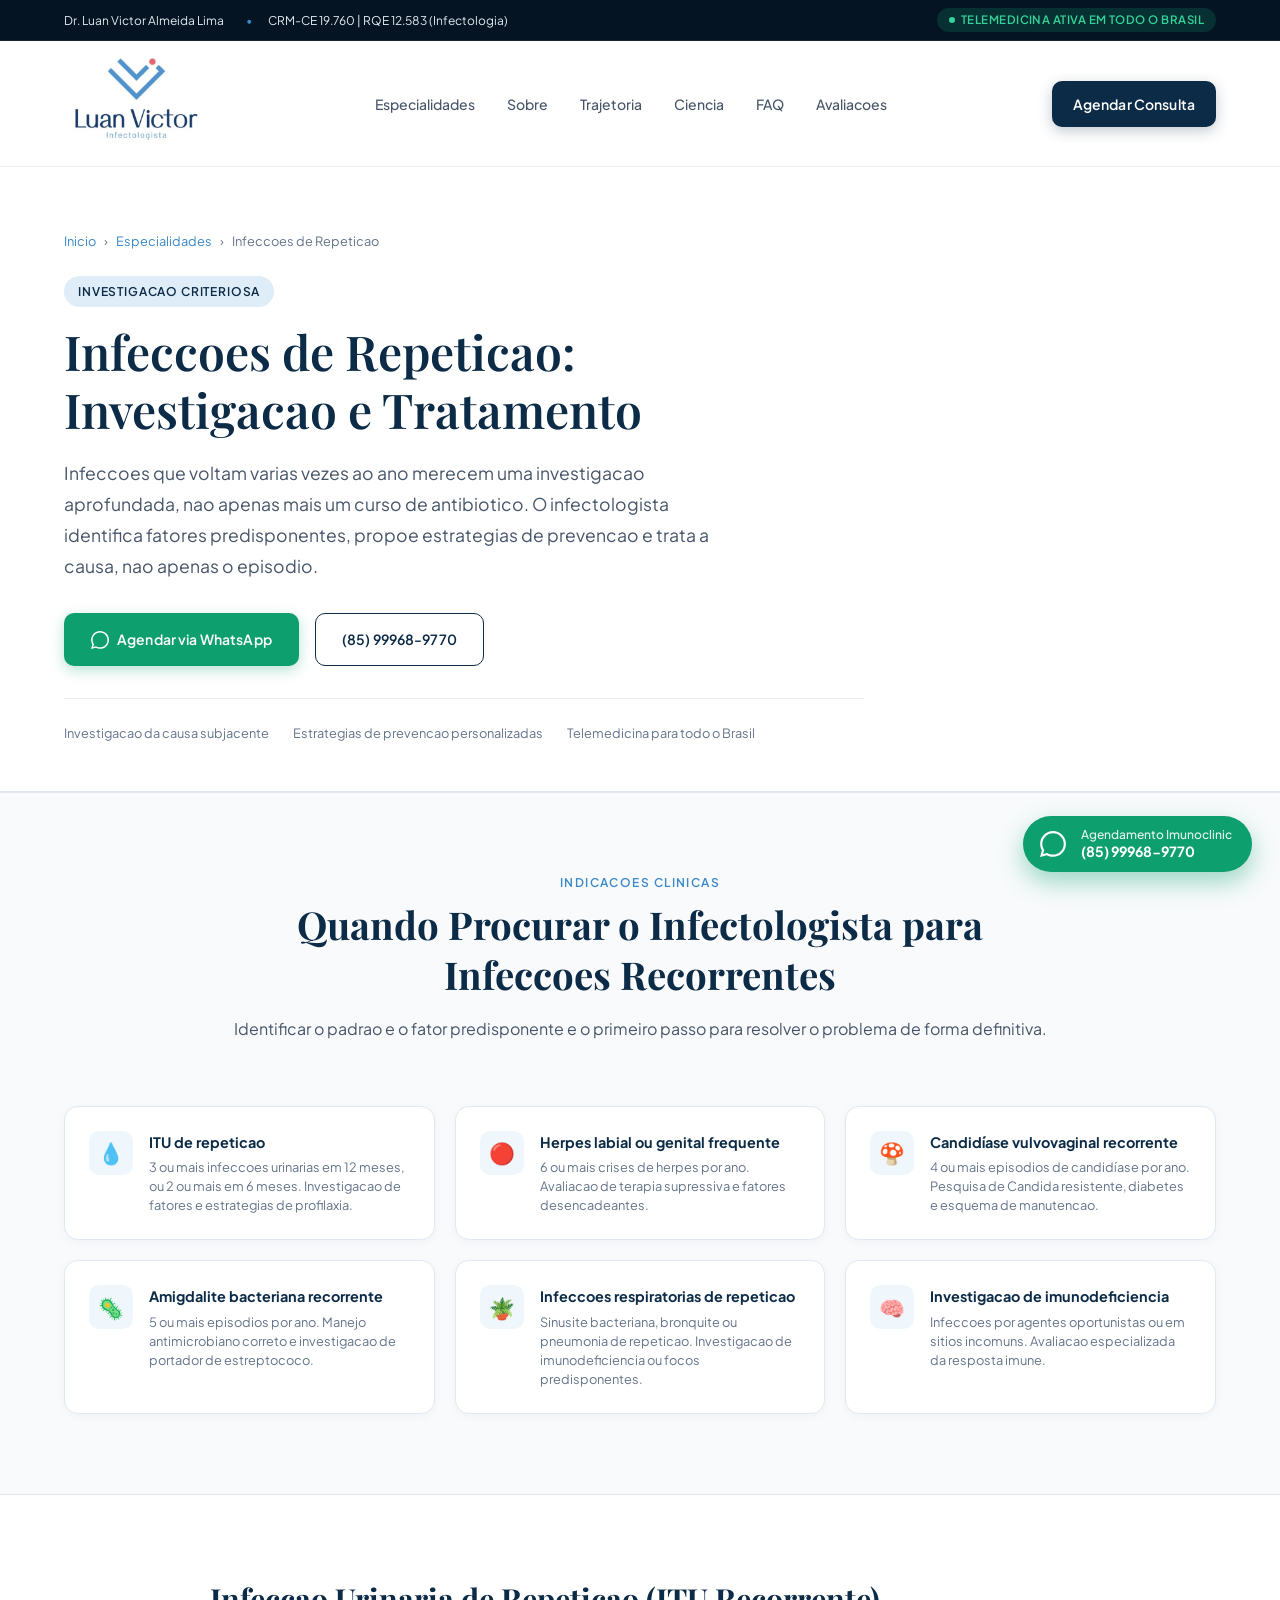
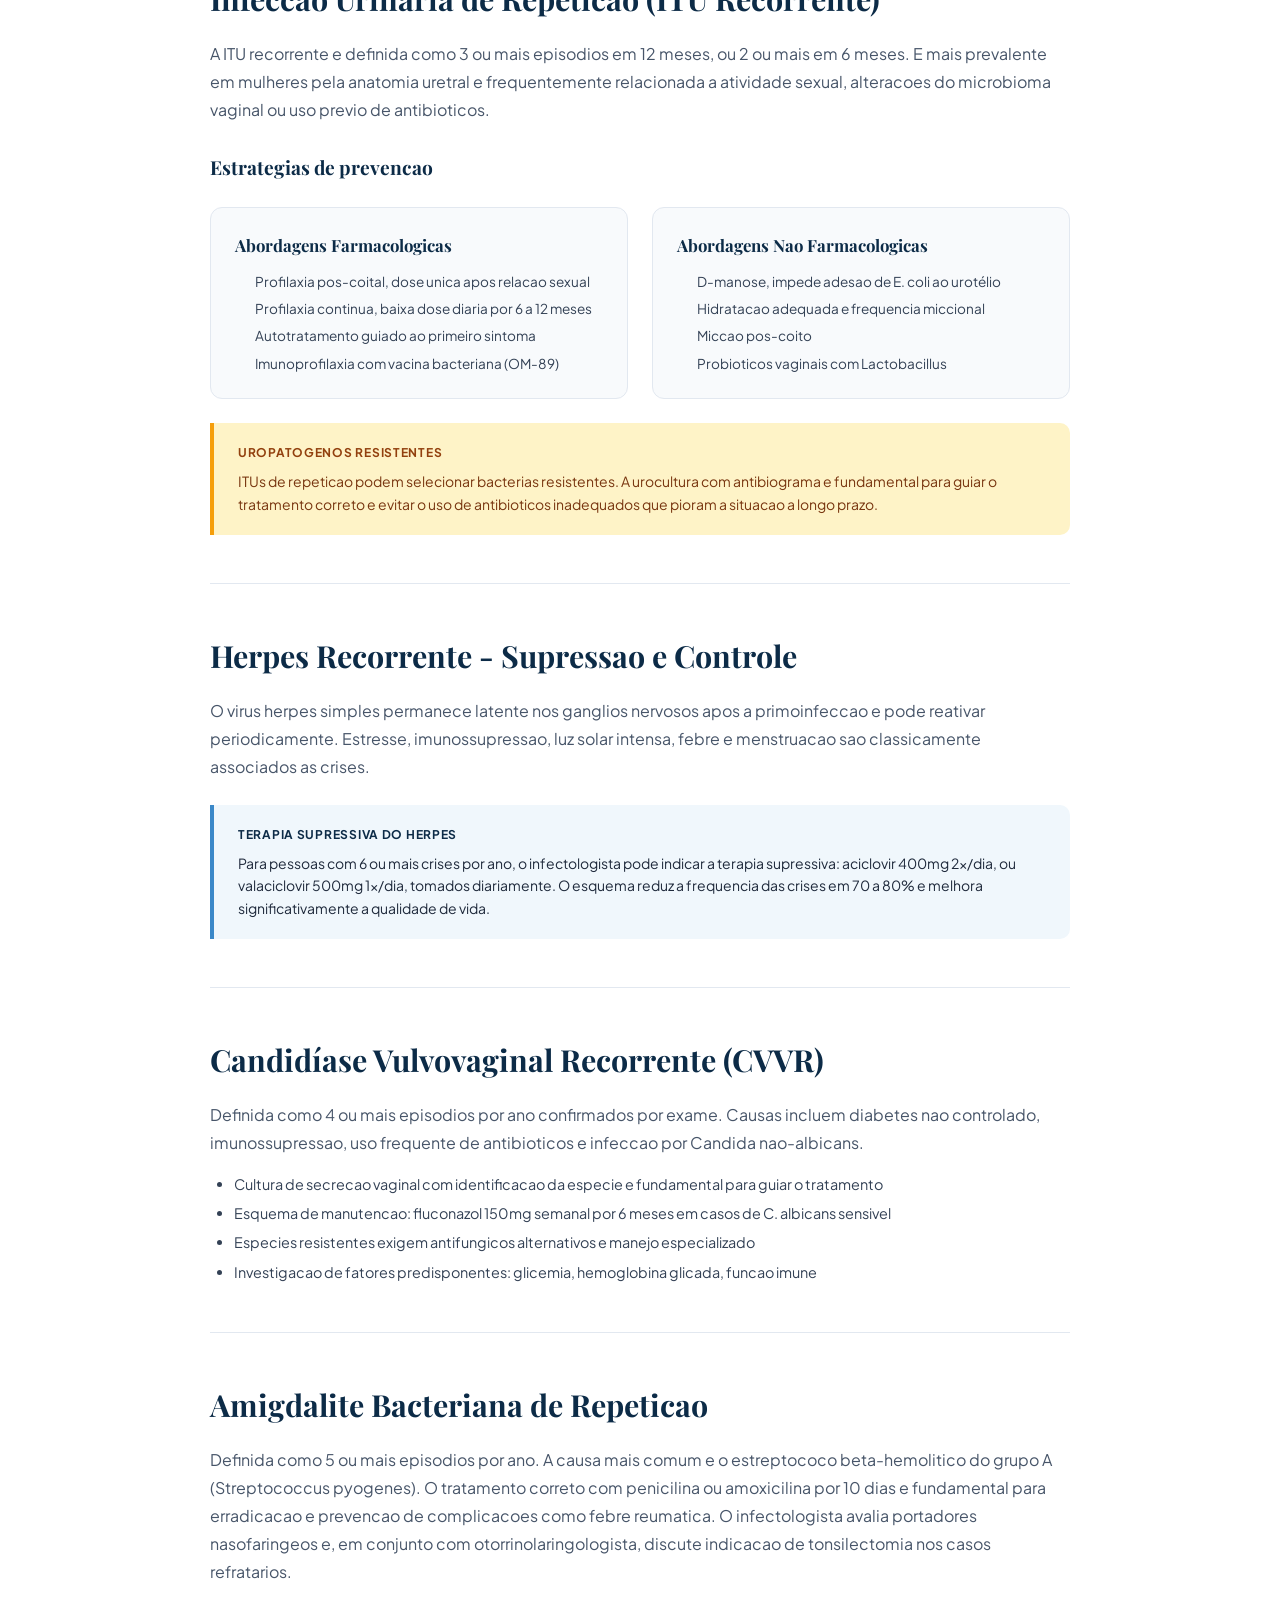
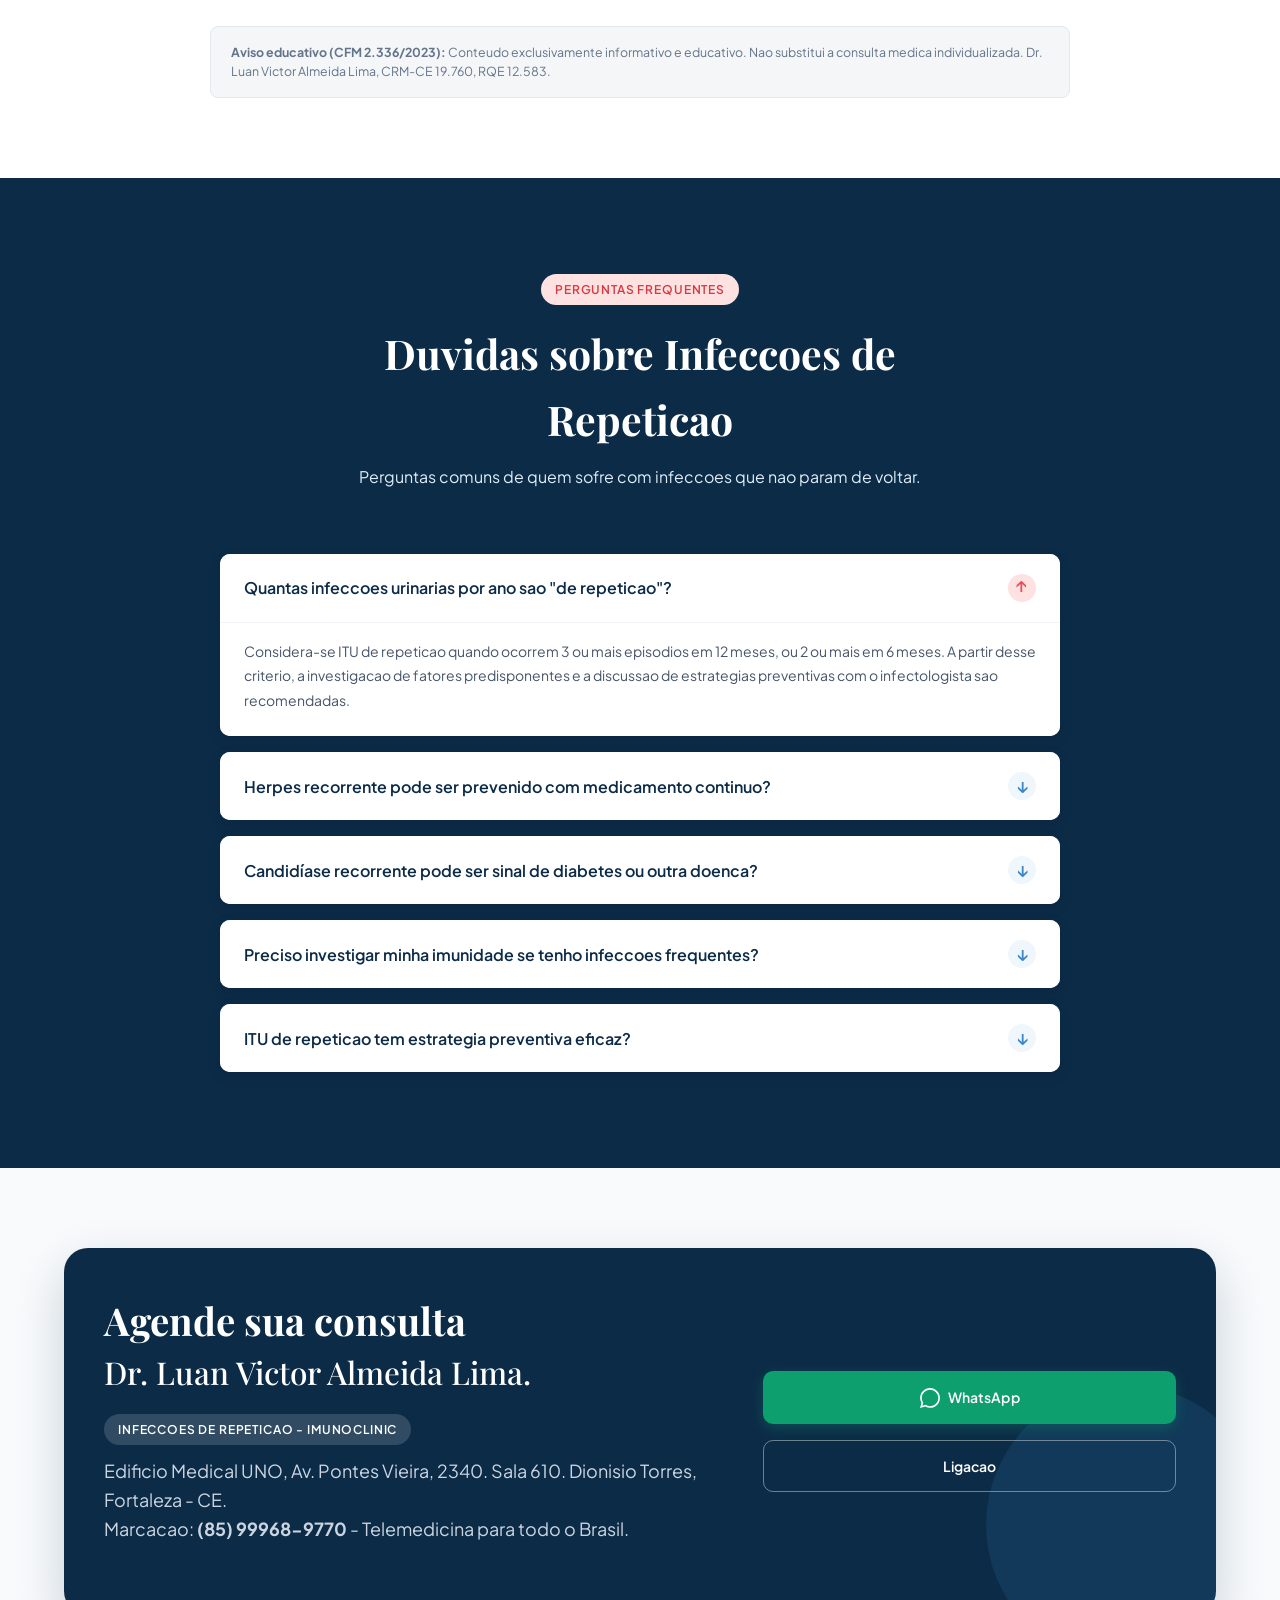
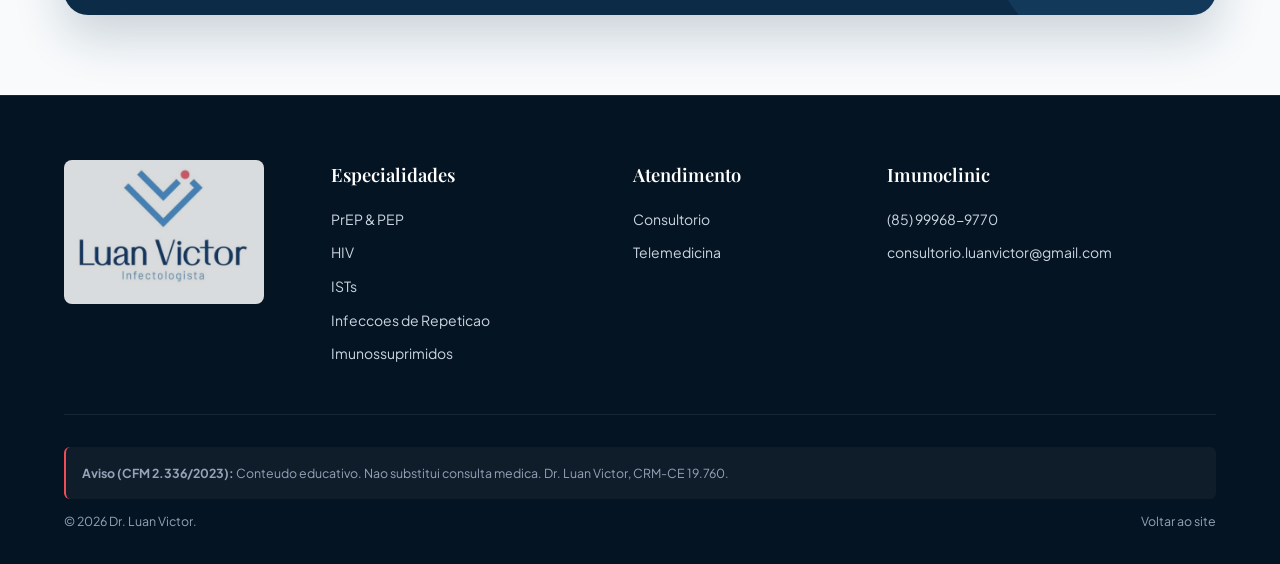
<file: infeccoes-repeticao.html>
<!DOCTYPE html>
<html lang="pt-BR">
<head>
  <meta charset="UTF-8">
  <meta name="viewport" content="width=device-width, initial-scale=1.0">
  <title>Infeccoes de Repeticao em Fortaleza | Dr. Luan Victor Infectologista</title>
  <meta name="description" content="Investigacao e tratamento de infeccoes recorrentes em Fortaleza com Dr. Luan Victor (CRM-CE 19.760). ITU de repeticao, herpes recorrente, candidíase vulvovaginal recorrente, amigdalite. Telemedicina.">
  <meta name="author" content="Dr. Luan Victor">
  <meta name="robots" content="index, follow, max-image-preview:large, max-snippet:-1">
  <link rel="icon" type="image/svg+xml" href="assets/images/logo-icon.svg">
  <meta property="og:type" content="article">
  <meta property="og:title" content="Infeccoes de Repeticao | Dr. Luan Victor Infectologista">
  <meta property="og:description" content="ITU recorrente, herpes, candidíase e amigdalite de repeticao. Investigacao da causa e estrategias de prevencao em Fortaleza.">
  <meta property="og:image" content="https://drluanvictor.com.br/assets/images/logo-mockup.jpg">
  <meta property="og:url" content="https://drluanvictor.com.br/infeccoes-repeticao">
  <meta name="twitter:card" content="summary_large_image">
  <link rel="canonical" href="https://drluanvictor.com.br/infeccoes-repeticao">
  <link rel="preconnect" href="https://fonts.googleapis.com">
  <link rel="preconnect" href="https://fonts.gstatic.com" crossorigin>
  <link href="https://fonts.googleapis.com/css2?family=Caveat:wght@600&family=Playfair+Display:ital,wght@0,500;0,600;0,700;1,400&family=Plus+Jakarta+Sans:wght@300;400;500;600;700&display=swap" rel="stylesheet">
  <link rel="stylesheet" href="styles/main.css">
  <style>
    .pg-hero{padding:4rem 0 3rem;background:#fff;border-bottom:1px solid #e2e8f0}.pg-hero-inner{max-width:800px}.breadcrumb{font-size:.8rem;color:#64748b;margin-bottom:1.5rem;display:flex;gap:.5rem;align-items:center;flex-wrap:wrap}.breadcrumb a{color:var(--color-brand-blue);text-decoration:none}.pg-hero-title{font-family:var(--font-serif);font-size:clamp(2rem,4vw,3rem);font-weight:600;color:var(--color-navy-900);line-height:1.2;margin-bottom:1.25rem}.pg-hero-desc{font-size:1.1rem;color:#475569;line-height:1.75;margin-bottom:2rem;max-width:680px}.pg-hero-cta{display:flex;gap:1rem;flex-wrap:wrap;margin-bottom:2rem}.pg-hero-trust{display:flex;gap:1.5rem;flex-wrap:wrap;padding-top:1.5rem;border-top:1px solid rgba(12,43,71,.08);font-size:.8rem;color:#64748b}.quando-section{padding:5rem 0;background:#f8fafc;border-top:1px solid #e2e8f0}.quando-grid{display:grid;grid-template-columns:repeat(3,1fr);gap:1.25rem;margin-top:2.5rem}.quando-card{background:#fff;border:1px solid #e2e8f0;border-radius:14px;padding:1.5rem;display:flex;gap:1rem;align-items:flex-start;height:100%;transition:all .25s;box-shadow:0 2px 8px rgba(12,43,71,.04)}@media(max-width:992px){.quando-grid{grid-template-columns:repeat(2,1fr)}}@media(max-width:640px){.quando-grid{grid-template-columns:1fr}}.quando-card:hover{box-shadow:0 8px 24px rgba(12,43,71,.08);transform:translateY(-2px)}.quando-icon{width:44px;height:44px;border-radius:10px;display:flex;align-items:center;justify-content:center;font-size:1.3rem;flex-shrink:0}.quando-body h4{font-size:.9rem;font-weight:700;color:var(--color-navy-900);margin-bottom:.25rem}.quando-body p{font-size:.8rem;color:#64748b;line-height:1.5}.clinical-section{padding:5rem 0;background:#fff;border-top:1px solid #e2e8f0}.clinical-wrap{max-width:860px;margin:0 auto}.clin-h2{font-family:var(--font-serif);font-size:clamp(1.5rem,2.5vw,1.9rem);color:var(--color-navy-900);margin:3rem 0 1rem;padding-top:3rem;border-top:1px solid #e2e8f0}.clin-h2:first-child{margin-top:0;padding-top:0;border-top:none}.clin-h3{font-family:var(--font-serif);font-size:1.2rem;color:var(--color-navy-900);margin:1.75rem 0 .75rem}.clin-p{font-size:1rem;color:#475569;line-height:1.75;margin-bottom:1rem}.clin-list{margin:.75rem 0 1.25rem 1.5rem;display:flex;flex-direction:column;gap:.4rem}.clin-list li{font-size:.9rem;color:#334155;line-height:1.6;list-style:disc}.clin-box{background:#f0f7fc;border-left:4px solid var(--color-brand-blue);border-radius:0 10px 10px 0;padding:1.25rem 1.5rem;margin:1.5rem 0}.clin-box-title{font-size:.75rem;font-weight:700;color:var(--color-navy-900);text-transform:uppercase;letter-spacing:.06em;margin-bottom:.5rem}.clin-box p{font-size:.875rem;color:#1e293b;line-height:1.6;margin:0}.clin-warn{background:#fef3c7;border-left:4px solid #f59e0b;border-radius:0 10px 10px 0;padding:1.25rem 1.5rem;margin:1.5rem 0}.clin-warn-title{font-size:.75rem;font-weight:700;color:#92400e;text-transform:uppercase;letter-spacing:.06em;margin-bottom:.5rem}.clin-warn p{font-size:.875rem;color:#78350f;line-height:1.6;margin:0}.clin-two{display:grid;grid-template-columns:1fr 1fr;gap:1.5rem;margin:1.5rem 0}.clin-col{background:#f8fafc;border:1px solid #e2e8f0;border-radius:12px;padding:1.5rem}.clin-col h4{font-family:var(--font-serif);font-size:1.05rem;color:var(--color-navy-900);margin-bottom:.75rem}.clin-col ul{display:flex;flex-direction:column;gap:.4rem}.clin-col li{font-size:.85rem;color:#334155;line-height:1.55;padding-left:1.25rem;position:relative}.cfm-note{background:rgba(12,43,71,.04);border:1px solid #e2e8f0;border-radius:8px;padding:1rem 1.25rem;font-size:.775rem;color:#64748b;line-height:1.55;margin-top:2.5rem}@media(max-width:640px){.clin-two{grid-template-columns:1fr}}
  </style>
  <script type="application/ld+json">{"@context":"https://schema.org","@graph":[{"@type":"MedicalWebPage","name":"Infeccoes de Repeticao","url":"https://drluanvictor.com.br/infeccoes-repeticao","inLanguage":"pt-BR","about":{"@type":"MedicalCondition","name":"Infeccoes Recorrentes e de Repeticao"},"author":{"@type":"Physician","@id":"https://drluanvictor.com.br/#physician","name":"Dr. Luan Victor Almeida Lima"}},{"@type":"FAQPage","mainEntity":[{"@type":"Question","name":"Quantas infeccoes urinarias por ano sao consideradas de repeticao?","acceptedAnswer":{"@type":"Answer","text":"Considera-se ITU de repeticao quando ocorrem 3 ou mais episodios em 12 meses, ou 2 ou mais em 6 meses. A partir desse criterio, indica-se investigacao de fatores predisponentes e estrategias de profilaxia."}},{"@type":"Question","name":"Herpes recorrente pode ser prevenido com medicamento continuo?","acceptedAnswer":{"@type":"Answer","text":"Sim. A terapia supressiva com aciclovir ou valaciclovir tomados diariamente reduz substancialmente a frequencia e a intensidade das crises. E especialmente indicada para quem tem 6 ou mais crises por ano."}},{"@type":"Question","name":"Candidíase recorrente pode ser sinal de diabetes?","acceptedAnswer":{"@type":"Answer","text":"Sim. Candidíase vulvovaginal recorrente (4 ou mais episodios por ano) pode estar associada a diabetes mellitus nao controlado, imunossupressao, uso prolongado de antibioticos ou infeccao por Candida resistente."}},{"@type":"Question","name":"Preciso investigar minha imunidade se tenho infeccoes frequentes?","acceptedAnswer":{"@type":"Answer","text":"Depende do padrao. Infeccoes frequentes por agentes comuns geralmente refletem fatores de risco locais. Infeccoes por agentes oportunistas ou em locais incomuns podem indicar comprometimento imunologico."}},{"@type":"Question","name":"ITU de repeticao em mulheres tem estrategia preventiva eficaz?","acceptedAnswer":{"@type":"Answer","text":"Sim. Profilaxia pos-coital, profilaxia continua, D-manose, probioticos vaginais e imunoprofilaxia oral sao estrategias com evidencia cientifica. O infectologista define a melhor abordagem para cada perfil."}}]}]}</script>
</head>
<body>
  <div class="top-notice-bar"><div class="container top-notice-content"><div class="credentials-pill-list"><span>Dr. Luan Victor Almeida Lima</span><span>CRM-CE 19.760 | RQE 12.583 (Infectologia)</span></div><div class="telemedicina-badge"><span class="pulse-dot"></span>Telemedicina Ativa em Todo o Brasil</div></div></div>
  <header class="site-header"><div class="container header-container"><a href="/" class="brand-logo"><div class="brand-logo-clip"><img src="assets/images/logo.jpg" alt="Dr. Luan Victor" class="brand-logo-img"></div></a><nav class="main-nav"><a href="/#especialidades" class="nav-link">Especialidades</a><a href="/#sobre" class="nav-link">Sobre</a><a href="/#trajetoria" class="nav-link">Trajetoria</a><a href="/#ciencia" class="nav-link">Ciencia</a><a href="/#faq" class="nav-link">FAQ</a><a href="/#avaliacoes" class="nav-link">Avaliacoes</a></nav><div class="nav-actions"><a href="https://wa.me/5585999689770?text=Ol%C3%A1!%20Gostaria%20de%20agendar%20consulta%20sobre%20infec%C3%A7%C3%B5es%20de%20repeti%C3%A7%C3%A3o%20com%20Dr.%20Luan%20Victor" class="btn btn-primary" style="padding:.65rem 1.25rem;" target="_blank" rel="noopener">Agendar Consulta</a><button class="mobile-toggle" aria-label="Abrir Menu" aria-expanded="false"><span></span><span></span><span></span></button></div></div></header>
  <main>
    <section class="pg-hero"><div class="container"><div class="pg-hero-inner">
      <nav class="breadcrumb"><a href="/">Inicio</a><span>&rsaquo;</span><a href="/#especialidades">Especialidades</a><span>&rsaquo;</span><span>Infeccoes de Repeticao</span></nav>
      <div style="margin-bottom:1rem;"><span class="badge-tag badge-tag-blue">Investigacao Criteriosa</span></div>
      <h1 class="pg-hero-title">Infeccoes de Repeticao:<br>Investigacao e Tratamento</h1>
      <p class="pg-hero-desc">Infeccoes que voltam varias vezes ao ano merecem uma investigacao aprofundada, nao apenas mais um curso de antibiotico. O infectologista identifica fatores predisponentes, propoe estrategias de prevencao e trata a causa, nao apenas o episodio.</p>
      <div class="pg-hero-cta"><a href="https://wa.me/5585999689770?text=Ol%C3%A1!%20Gostaria%20de%20agendar%20consulta%20sobre%20infec%C3%A7%C3%B5es%20de%20repeti%C3%A7%C3%A3o%20com%20Dr.%20Luan%20Victor" class="btn btn-emerald" target="_blank" rel="noopener"><svg width="18" height="18" viewBox="0 0 24 24" fill="currentColor"><path d="M.057 24l1.687-6.163c-1.041-1.804-1.588-3.849-1.587-5.946.003-6.556 5.338-11.891 11.893-11.891 3.181.001 6.167 1.24 8.413 3.488 2.245 2.248 3.481 5.236 3.48 8.414-.003 6.557-5.338 11.892-11.893 11.892-1.99-.001-3.951-.5-5.688-1.448l-6.305 1.654zm6.597-3.807c1.676.995 3.276 1.591 5.392 1.592 5.448 0 9.886-4.434 9.889-9.885.002-5.462-4.415-9.89-9.881-9.892-5.452 0-9.887 4.434-9.889 9.884-.001 2.225.651 3.891 1.746 5.634l-.999 3.648 3.742-.981z"/></svg>Agendar via WhatsApp</a><a href="tel:+5585999689770" class="btn btn-outline">(85) 99968-9770</a></div>
      <div class="pg-hero-trust"><span>Investigacao da causa subjacente</span><span>Estrategias de prevencao personalizadas</span><span>Telemedicina para todo o Brasil</span></div>
    </div></div></section>
    <section class="quando-section"><div class="container">
      <div class="section-header-center"><span class="section-subtitle">Indicacoes Clinicas</span><h2 class="section-title">Quando Procurar o Infectologista para Infeccoes Recorrentes</h2><p class="section-lead">Identificar o padrao e o fator predisponente e o primeiro passo para resolver o problema de forma definitiva.</p></div>
      <div class="quando-grid">
        <div class="quando-card"><div class="quando-icon" style="background:#f0f7fc;color:var(--color-brand-blue);">&#x1F4A7;</div><div class="quando-body"><h4>ITU de repeticao</h4><p>3 ou mais infeccoes urinarias em 12 meses, ou 2 ou mais em 6 meses. Investigacao de fatores e estrategias de profilaxia.</p></div></div>
        <div class="quando-card"><div class="quando-icon" style="background:#f0f7fc;color:var(--color-brand-blue);">&#x1F534;</div><div class="quando-body"><h4>Herpes labial ou genital frequente</h4><p>6 ou mais crises de herpes por ano. Avaliacao de terapia supressiva e fatores desencadeantes.</p></div></div>
        <div class="quando-card"><div class="quando-icon" style="background:#f0f7fc;color:var(--color-brand-blue);">&#x1F344;</div><div class="quando-body"><h4>Candidíase vulvovaginal recorrente</h4><p>4 ou mais episodios de candidíase por ano. Pesquisa de Candida resistente, diabetes e esquema de manutencao.</p></div></div>
        <div class="quando-card"><div class="quando-icon" style="background:#f0f7fc;color:var(--color-brand-blue);">&#x1F9A0;</div><div class="quando-body"><h4>Amigdalite bacteriana recorrente</h4><p>5 ou mais episodios por ano. Manejo antimicrobiano correto e investigacao de portador de estreptococo.</p></div></div>
        <div class="quando-card"><div class="quando-icon" style="background:#f0f7fc;color:var(--color-brand-blue);">&#x1FAB4;</div><div class="quando-body"><h4>Infeccoes respiratorias de repeticao</h4><p>Sinusite bacteriana, bronquite ou pneumonia de repeticao. Investigacao de imunodeficiencia ou focos predisponentes.</p></div></div>
        <div class="quando-card"><div class="quando-icon" style="background:#f0f7fc;color:var(--color-brand-blue);">&#x1F9E0;</div><div class="quando-body"><h4>Investigacao de imunodeficiencia</h4><p>Infeccoes por agentes oportunistas ou em sitios incomuns. Avaliacao especializada da resposta imune.</p></div></div>
      </div>
    </div></section>
    <section class="clinical-section"><div class="container"><div class="clinical-wrap">
      <h2 class="clin-h2">Infeccao Urinaria de Repeticao (ITU Recorrente)</h2>
      <p class="clin-p">A ITU recorrente e definida como 3 ou mais episodios em 12 meses, ou 2 ou mais em 6 meses. E mais prevalente em mulheres pela anatomia uretral e frequentemente relacionada a atividade sexual, alteracoes do microbioma vaginal ou uso previo de antibioticos.</p>
      <h3 class="clin-h3">Estrategias de prevencao</h3>
      <div class="clin-two">
        <div class="clin-col"><h4>Abordagens Farmacologicas</h4><ul><li>Profilaxia pos-coital, dose unica apos relacao sexual</li><li>Profilaxia continua, baixa dose diaria por 6 a 12 meses</li><li>Autotratamento guiado ao primeiro sintoma</li><li>Imunoprofilaxia com vacina bacteriana (OM-89)</li></ul></div>
        <div class="clin-col"><h4>Abordagens Nao Farmacologicas</h4><ul><li>D-manose, impede adesao de E. coli ao urotélio</li><li>Hidratacao adequada e frequencia miccional</li><li>Miccao pos-coito</li><li>Probioticos vaginais com Lactobacillus</li></ul></div>
      </div>
      <div class="clin-warn"><div class="clin-warn-title">Uropatogenos Resistentes</div><p>ITUs de repeticao podem selecionar bacterias resistentes. A urocultura com antibiograma e fundamental para guiar o tratamento correto e evitar o uso de antibioticos inadequados que pioram a situacao a longo prazo.</p></div>
      <h2 class="clin-h2">Herpes Recorrente - Supressao e Controle</h2>
      <p class="clin-p">O virus herpes simples permanece latente nos ganglios nervosos apos a primoinfeccao e pode reativar periodicamente. Estresse, imunossupressao, luz solar intensa, febre e menstruacao sao classicamente associados as crises.</p>
      <div class="clin-box"><div class="clin-box-title">Terapia Supressiva do Herpes</div><p>Para pessoas com 6 ou mais crises por ano, o infectologista pode indicar a terapia supressiva: aciclovir 400mg 2x/dia, ou valaciclovir 500mg 1x/dia, tomados diariamente. O esquema reduz a frequencia das crises em 70 a 80% e melhora significativamente a qualidade de vida.</p></div>
      <h2 class="clin-h2">Candidíase Vulvovaginal Recorrente (CVVR)</h2>
      <p class="clin-p">Definida como 4 ou mais episodios por ano confirmados por exame. Causas incluem diabetes nao controlado, imunossupressao, uso frequente de antibioticos e infeccao por Candida nao-albicans.</p>
      <ul class="clin-list">
        <li>Cultura de secrecao vaginal com identificacao da especie e fundamental para guiar o tratamento</li>
        <li>Esquema de manutencao: fluconazol 150mg semanal por 6 meses em casos de C. albicans sensivel</li>
        <li>Especies resistentes exigem antifungicos alternativos e manejo especializado</li>
        <li>Investigacao de fatores predisponentes: glicemia, hemoglobina glicada, funcao imune</li>
      </ul>
      <h2 class="clin-h2">Amigdalite Bacteriana de Repeticao</h2>
      <p class="clin-p">Definida como 5 ou mais episodios por ano. A causa mais comum e o estreptococo beta-hemolitico do grupo A (Streptococcus pyogenes). O tratamento correto com penicilina ou amoxicilina por 10 dias e fundamental para erradicacao e prevencao de complicacoes como febre reumatica. O infectologista avalia portadores nasofaringeos e, em conjunto com otorrinolaringologista, discute indicacao de tonsilectomia nos casos refratarios.</p>
      <div class="cfm-note"><strong>Aviso educativo (CFM 2.336/2023):</strong> Conteudo exclusivamente informativo e educativo. Nao substitui a consulta medica individualizada. Dr. Luan Victor Almeida Lima, CRM-CE 19.760, RQE 12.583.</div>
    </div></div></section>
    <section class="faq-section" id="faq"><div class="container">
      <div class="faq-header"><span class="badge-tag badge-tag-coral" style="margin-bottom:1rem;">Perguntas Frequentes</span><h2 class="faq-title">Duvidas sobre Infeccoes de Repeticao</h2><p class="faq-subtitle">Perguntas comuns de quem sofre com infeccoes que nao param de voltar.</p></div>
      <div class="faq-container">
        <div class="faq-item"><button class="faq-question-btn" aria-expanded="false"><span>Quantas infeccoes urinarias por ano sao "de repeticao"?</span><span class="faq-icon-arrow">&#x2193;</span></button><div class="faq-answer-panel"><div class="faq-answer-content">Considera-se ITU de repeticao quando ocorrem 3 ou mais episodios em 12 meses, ou 2 ou mais em 6 meses. A partir desse criterio, a investigacao de fatores predisponentes e a discussao de estrategias preventivas com o infectologista sao recomendadas.</div></div></div>
        <div class="faq-item"><button class="faq-question-btn" aria-expanded="false"><span>Herpes recorrente pode ser prevenido com medicamento continuo?</span><span class="faq-icon-arrow">&#x2193;</span></button><div class="faq-answer-panel"><div class="faq-answer-content">Sim. A terapia supressiva com aciclovir ou valaciclovir diarios reduz substancialmente a frequencia e a intensidade das crises. E especialmente indicada para quem tem 6 ou mais crises por ano. Alem de reduzir os episodios, diminui o risco de transmissao a parceiros.</div></div></div>
        <div class="faq-item"><button class="faq-question-btn" aria-expanded="false"><span>Candidíase recorrente pode ser sinal de diabetes ou outra doenca?</span><span class="faq-icon-arrow">&#x2193;</span></button><div class="faq-answer-panel"><div class="faq-answer-content">Sim. Candidíase vulvovaginal recorrente (4 ou mais episodios/ano) pode estar associada a diabetes mellitus nao controlado, imunossupressao, uso prolongado de antibioticos ou infeccao por Candida resistente. O infectologista investiga as causas com exames laboratoriais e cultura.</div></div></div>
        <div class="faq-item"><button class="faq-question-btn" aria-expanded="false"><span>Preciso investigar minha imunidade se tenho infeccoes frequentes?</span><span class="faq-icon-arrow">&#x2193;</span></button><div class="faq-answer-panel"><div class="faq-answer-content">Depende do padrao. Infeccoes frequentes por agentes comuns geralmente refletem fatores de risco locais. Porem, infeccoes por agentes oportunistas ou em locais incomuns podem indicar comprometimento imunologico e justificam investigacao especializada.</div></div></div>
        <div class="faq-item"><button class="faq-question-btn" aria-expanded="false"><span>ITU de repeticao tem estrategia preventiva eficaz?</span><span class="faq-icon-arrow">&#x2193;</span></button><div class="faq-answer-panel"><div class="faq-answer-content">Sim. Estrategias com evidencia cientifica incluem: profilaxia pos-coital, profilaxia continua, D-manose, probioticos vaginais com Lactobacillus e imunoprofilaxia oral. O infectologista define a melhor abordagem para cada perfil de paciente.</div></div></div>
      </div>
    </div></section>
    <section class="contact-cta-section" id="agendamento"><div class="container"><div class="contact-cta-card"><div class="contact-cta-inner"><div><h2 class="contact-cta-title">Agende sua consulta<br><span style="font-size:.82em;font-weight:500;display:block;margin-top:.35rem;">Dr. Luan Victor Almeida Lima.</span></h2><p class="contact-cta-lead" style="margin-top:1.25rem;line-height:1.6;"><span class="badge-tag badge-tag-blue" style="margin-bottom:.75rem;background:rgba(255,255,255,.15);color:#fff;display:inline-block;">Infeccoes de Repeticao - Imunoclinic</span><br>Edificio Medical UNO, Av. Pontes Vieira, 2340. Sala 610. Dionisio Torres, Fortaleza - CE.<br>Marcacao: <strong>(85) 99968-9770</strong> - Telemedicina para todo o Brasil.</p></div><div class="contact-cta-buttons"><a href="https://wa.me/5585999689770?text=Ol%C3%A1!%20Gostaria%20de%20agendar%20consulta%20sobre%20infec%C3%A7%C3%B5es%20de%20repeti%C3%A7%C3%A3o%20com%20Dr.%20Luan%20Victor" class="btn btn-emerald" target="_blank" rel="noopener"><svg width="20" height="20" viewBox="0 0 24 24" fill="currentColor"><path d="M.057 24l1.687-6.163c-1.041-1.804-1.588-3.849-1.587-5.946.003-6.556 5.338-11.891 11.893-11.891 3.181.001 6.167 1.24 8.413 3.488 2.245 2.248 3.481 5.236 3.48 8.414-.003 6.557-5.338 11.892-11.893 11.892-1.99-.001-3.951-.5-5.688-1.448l-6.305 1.654zm6.597-3.807c1.676.995 3.276 1.591 5.392 1.592 5.448 0 9.886-4.434 9.889-9.885.002-5.462-4.415-9.89-9.881-9.892-5.452 0-9.887 4.434-9.889 9.884-.001 2.225.651 3.891 1.746 5.634l-.999 3.648 3.742-.981z"/></svg>WhatsApp</a><a href="tel:+5585999689770" class="btn btn-outline-light">Ligacao</a></div></div></div></div></section>
  </main>
  <footer class="site-footer"><div class="container"><div class="footer-grid"><div class="footer-col-brand"><img src="assets/images/logo.jpg" alt="Dr. Luan Victor" class="brand-logo-img--footer"></div><div><h4 class="footer-col-title">Especialidades</h4><ul class="footer-links-list"><li><a href="/prep-pep" class="footer-link">PrEP &amp; PEP</a></li><li><a href="/hiv" class="footer-link">HIV</a></li><li><a href="/ists" class="footer-link">ISTs</a></li><li><a href="/infeccoes-repeticao" class="footer-link">Infeccoes de Repeticao</a></li><li><a href="/imunossuprimidos" class="footer-link">Imunossuprimidos</a></li></ul></div><div><h4 class="footer-col-title">Atendimento</h4><ul class="footer-links-list"><li><a href="/#modalidades" class="footer-link">Consultorio</a></li><li><a href="/#modalidades" class="footer-link">Telemedicina</a></li></ul></div><div><h4 class="footer-col-title">Imunoclinic</h4><ul class="footer-links-list"><li><a href="tel:+5585999689770" class="footer-link">(85) 99968-9770</a></li><li><a href="mailto:consultorio.luanvictor@gmail.com" class="footer-link">consultorio.luanvictor@gmail.com</a></li></ul></div></div><div class="footer-legal-bar"><div class="footer-cfm-disclaimer"><strong>Aviso (CFM 2.336/2023):</strong> Conteudo educativo. Nao substitui consulta medica. Dr. Luan Victor, CRM-CE 19.760.</div><div style="display:flex;justify-content:space-between;flex-wrap:wrap;gap:1rem;"><span>&copy; <span id="current-year"></span> Dr. Luan Victor.</span><a href="/" style="color:#94a3b8;">Voltar ao site</a></div></div></div></footer>
  <a href="https://wa.me/5585999689770?text=Ol%C3%A1!%20Gostaria%20de%20agendar%20consulta%20sobre%20infec%C3%A7%C3%B5es%20de%20repeti%C3%A7%C3%A3o%20com%20Dr.%20Luan%20Victor" class="floating-whatsapp" target="_blank" rel="noopener"><div class="floating-whatsapp-icon"><svg width="26" height="26" viewBox="0 0 24 24" fill="currentColor"><path d="M.057 24l1.687-6.163c-1.041-1.804-1.588-3.849-1.587-5.946.003-6.556 5.338-11.891 11.893-11.891 3.181.001 6.167 1.24 8.413 3.488 2.245 2.248 3.481 5.236 3.48 8.414-.003 6.557-5.338 11.892-11.893 11.892-1.99-.001-3.951-.5-5.688-1.448l-6.305 1.654zm6.597-3.807c1.676.995 3.276 1.591 5.392 1.592 5.448 0 9.886-4.434 9.889-9.885.002-5.462-4.415-9.89-9.881-9.892-5.452 0-9.887 4.434-9.889 9.884-.001 2.225.651 3.891 1.746 5.634l-.999 3.648 3.742-.981z"/></svg></div><div class="floating-whatsapp-text"><span class="floating-whatsapp-title">Agendamento Imunoclinic</span><span class="floating-whatsapp-cta">(85) 99968-9770</span></div></a>
  <script src="js/main.js"></script>
</body>
</html>
</file>
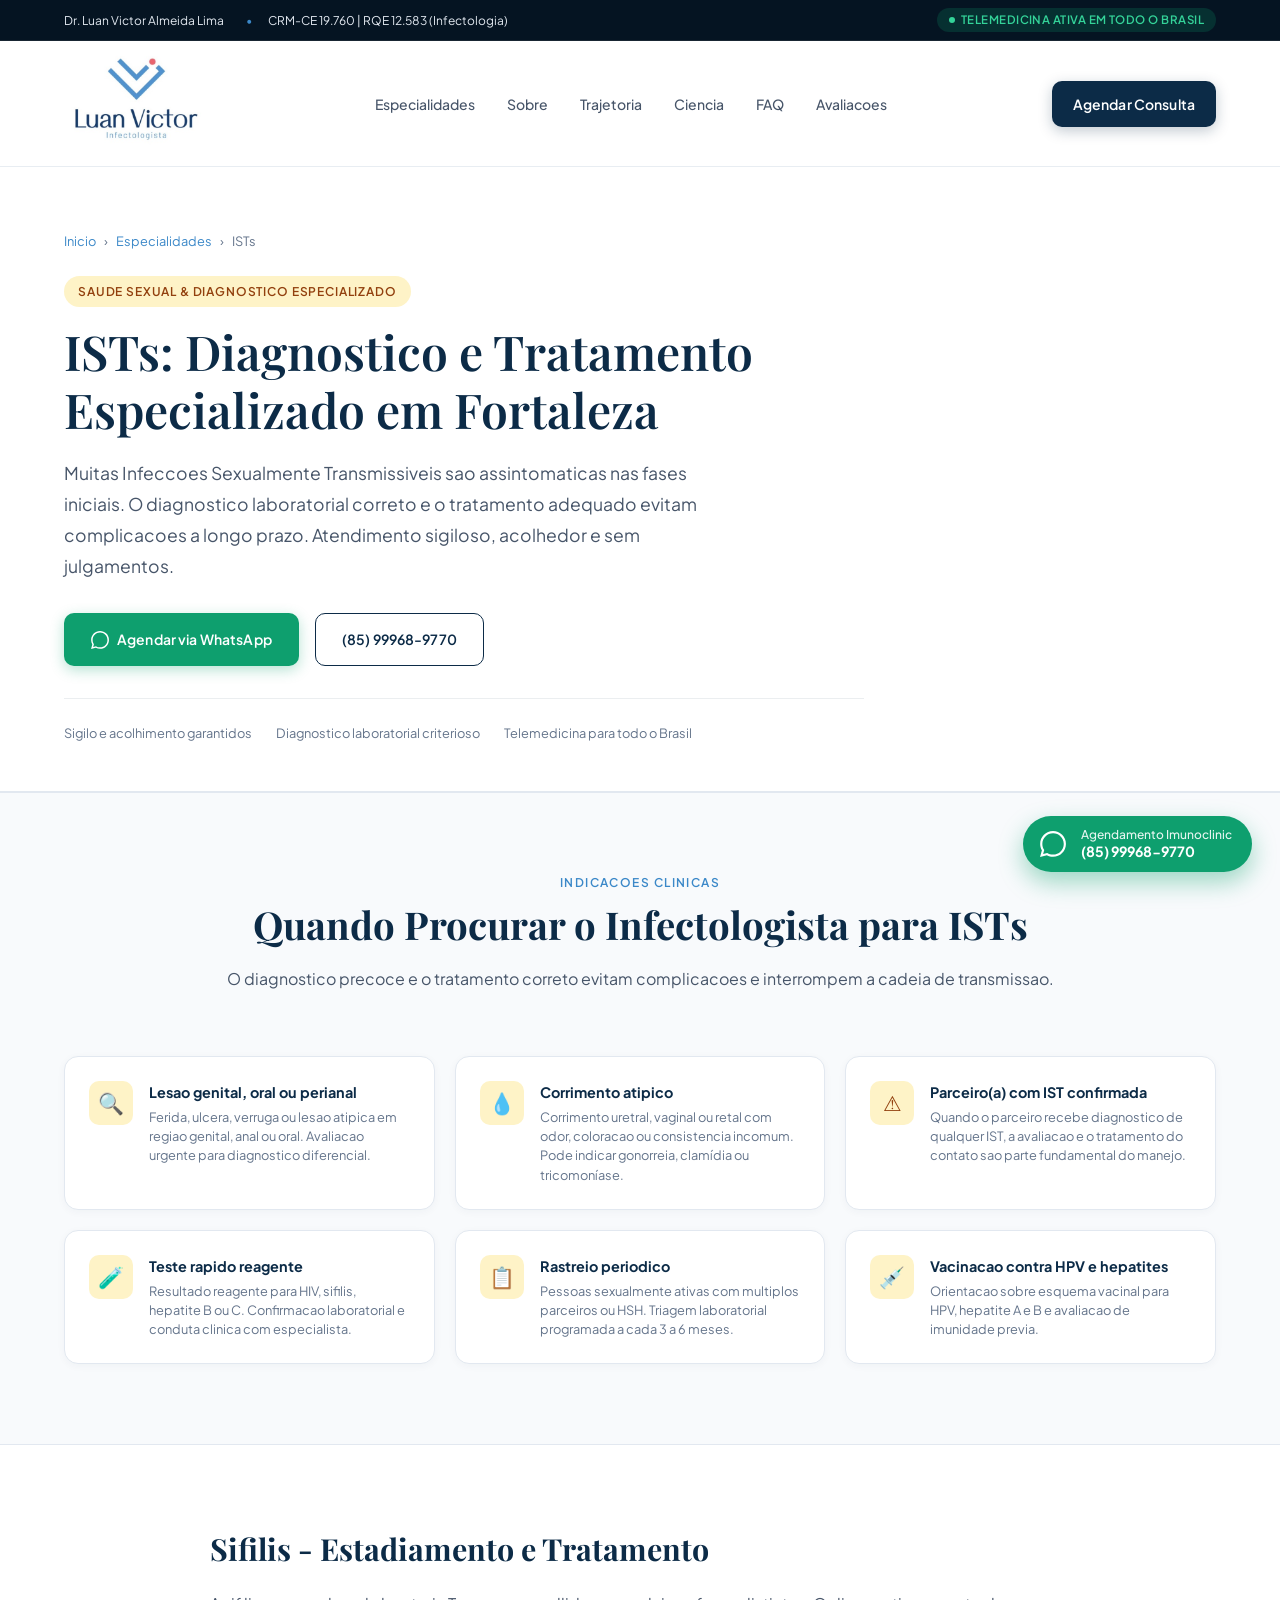
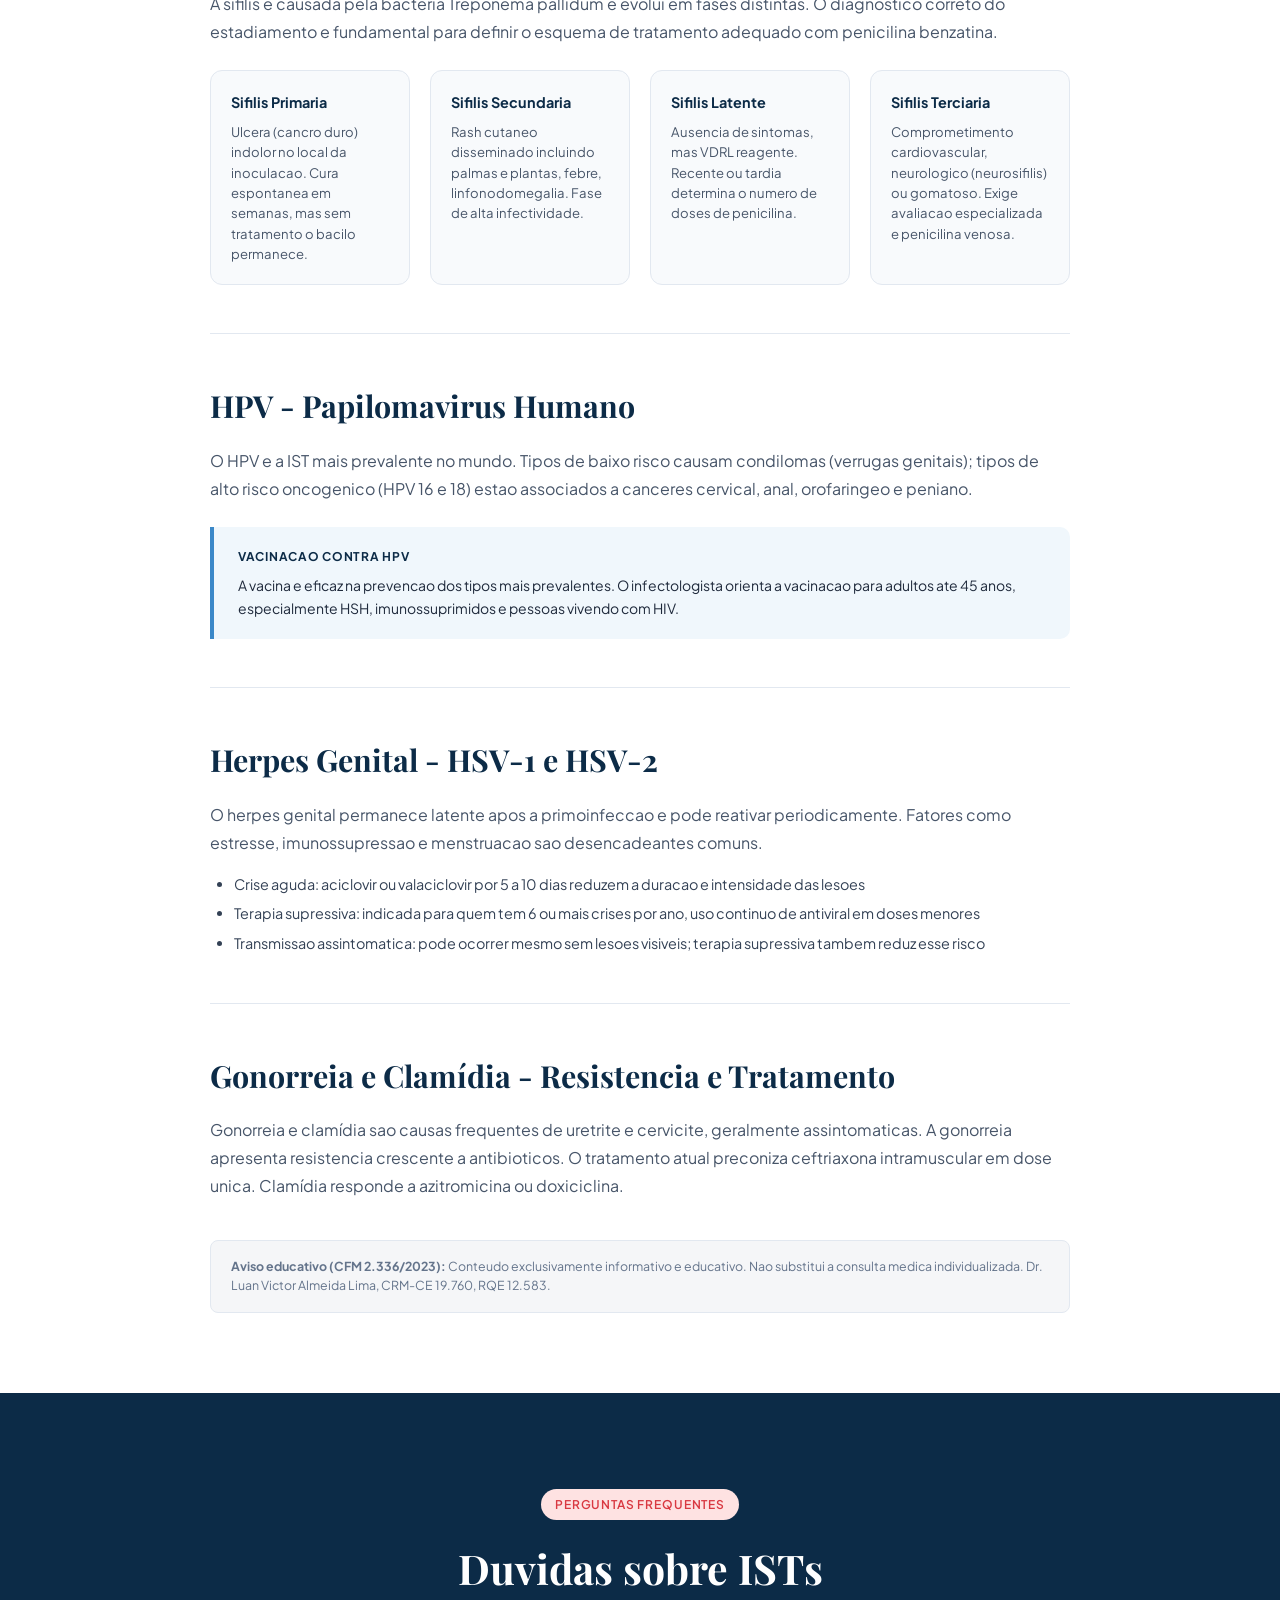
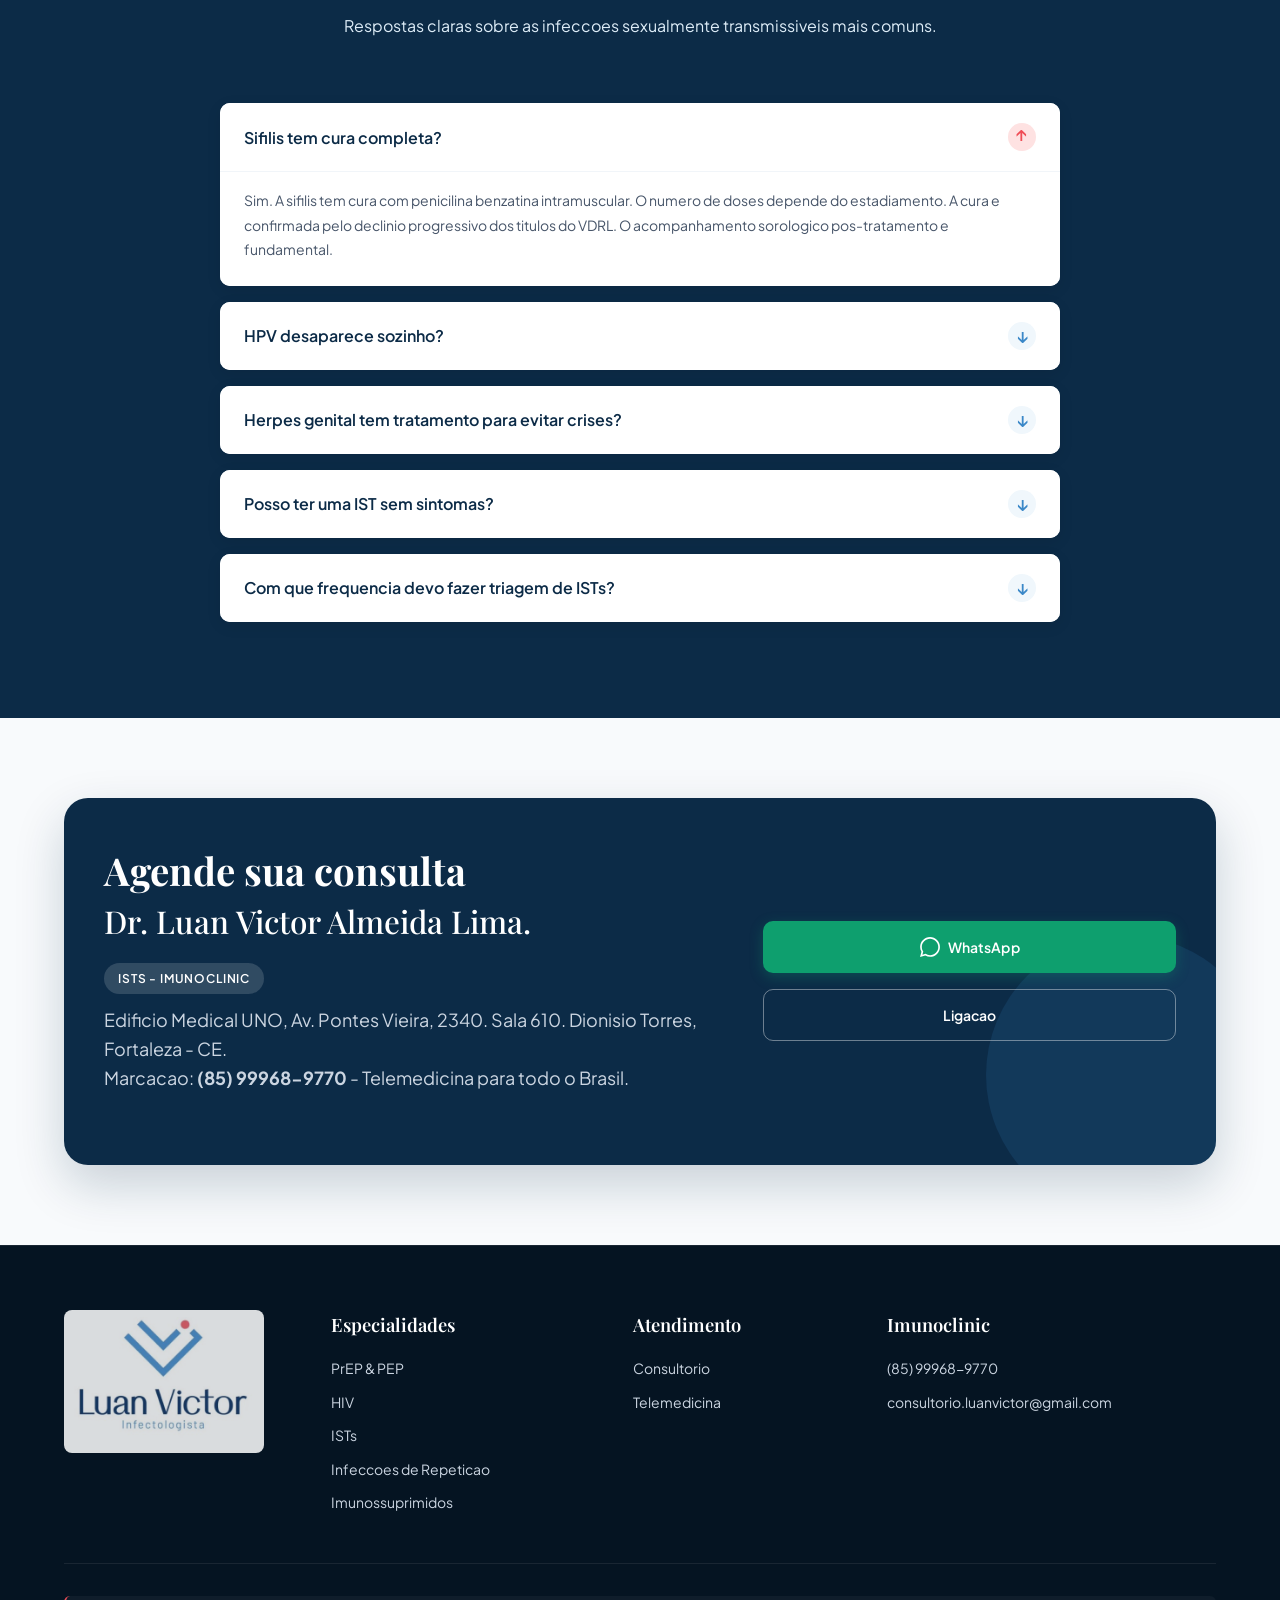
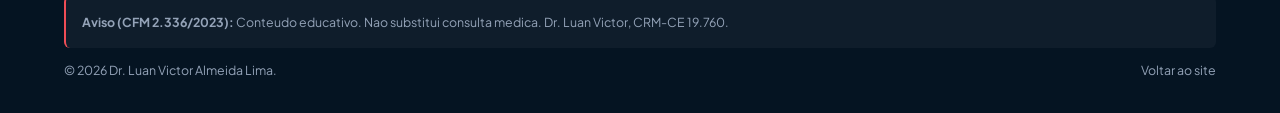
<file: ists.html>
<!DOCTYPE html>
<html lang="pt-BR">
<head>
  <meta charset="UTF-8">
  <meta name="viewport" content="width=device-width, initial-scale=1.0">
  <title>ISTs em Fortaleza: Sifilis, HPV, Herpes | Dr. Luan Victor Infectologista</title>
  <meta name="description" content="Diagnostico e tratamento de ISTs em Fortaleza com Dr. Luan Victor (CRM-CE 19.760). Sifilis, HPV, herpes genital, gonorreia e clamídia. Atendimento sigiloso e telemedicina.">
  <meta name="author" content="Dr. Luan Victor">
  <meta name="robots" content="index, follow, max-image-preview:large, max-snippet:-1">
  <link rel="icon" type="image/svg+xml" href="assets/images/logo-icon.svg">
  <meta property="og:type" content="article">
  <meta property="og:title" content="ISTs em Fortaleza | Dr. Luan Victor Infectologista">
  <meta property="og:description" content="Sifilis, HPV, Herpes, Gonorreia e Clamídia. Diagnostico criterioso e tratamento especializado. Sigilo e telemedicina.">
  <meta property="og:image" content="https://drluanvictor.com.br/assets/images/logo-mockup.jpg">
  <meta property="og:url" content="https://drluanvictor.com.br/ists">
  <meta name="twitter:card" content="summary_large_image">
  <link rel="canonical" href="https://drluanvictor.com.br/ists">
  <link rel="preconnect" href="https://fonts.googleapis.com">
  <link rel="preconnect" href="https://fonts.gstatic.com" crossorigin>
  <link href="https://fonts.googleapis.com/css2?family=Caveat:wght@600&family=Playfair+Display:ital,wght@0,500;0,600;0,700;1,400&family=Plus+Jakarta+Sans:wght@300;400;500;600;700&display=swap" rel="stylesheet">
  <link rel="stylesheet" href="styles/main.css">
  <style>
    .pg-hero{padding:4rem 0 3rem;background:#fff;border-bottom:1px solid #e2e8f0}.pg-hero-inner{max-width:800px}.breadcrumb{font-size:.8rem;color:#64748b;margin-bottom:1.5rem;display:flex;gap:.5rem;align-items:center;flex-wrap:wrap}.breadcrumb a{color:var(--color-brand-blue);text-decoration:none}.pg-hero-title{font-family:var(--font-serif);font-size:clamp(2rem,4vw,3rem);font-weight:600;color:var(--color-navy-900);line-height:1.2;margin-bottom:1.25rem}.pg-hero-desc{font-size:1.1rem;color:#475569;line-height:1.75;margin-bottom:2rem;max-width:680px}.pg-hero-cta{display:flex;gap:1rem;flex-wrap:wrap;margin-bottom:2rem}.pg-hero-trust{display:flex;gap:1.5rem;flex-wrap:wrap;padding-top:1.5rem;border-top:1px solid rgba(12,43,71,.08);font-size:.8rem;color:#64748b}.quando-section{padding:5rem 0;background:#f8fafc;border-top:1px solid #e2e8f0}.quando-grid{display:grid;grid-template-columns:repeat(3,1fr);gap:1.25rem;margin-top:2.5rem}.quando-card{background:#fff;border:1px solid #e2e8f0;border-radius:14px;padding:1.5rem;display:flex;gap:1rem;align-items:flex-start;height:100%;transition:all .25s;box-shadow:0 2px 8px rgba(12,43,71,.04)}@media(max-width:992px){.quando-grid{grid-template-columns:repeat(2,1fr)}}@media(max-width:640px){.quando-grid{grid-template-columns:1fr}}.quando-card:hover{box-shadow:0 8px 24px rgba(12,43,71,.08);transform:translateY(-2px)}.quando-icon{width:44px;height:44px;border-radius:10px;display:flex;align-items:center;justify-content:center;font-size:1.3rem;flex-shrink:0}.quando-body h4{font-size:.9rem;font-weight:700;color:var(--color-navy-900);margin-bottom:.25rem}.quando-body p{font-size:.8rem;color:#64748b;line-height:1.5}.clinical-section{padding:5rem 0;background:#fff;border-top:1px solid #e2e8f0}.clinical-wrap{max-width:860px;margin:0 auto}.clin-h2{font-family:var(--font-serif);font-size:clamp(1.5rem,2.5vw,1.9rem);color:var(--color-navy-900);margin:3rem 0 1rem;padding-top:3rem;border-top:1px solid #e2e8f0}.clin-h2:first-child{margin-top:0;padding-top:0;border-top:none}.clin-p{font-size:1rem;color:#475569;line-height:1.75;margin-bottom:1rem}.clin-list{margin:.75rem 0 1.25rem 1.5rem;display:flex;flex-direction:column;gap:.4rem}.clin-list li{font-size:.9rem;color:#334155;line-height:1.6;list-style:disc}.clin-box{background:#f0f7fc;border-left:4px solid var(--color-brand-blue);border-radius:0 10px 10px 0;padding:1.25rem 1.5rem;margin:1.5rem 0}.clin-box-title{font-size:.75rem;font-weight:700;color:var(--color-navy-900);text-transform:uppercase;letter-spacing:.06em;margin-bottom:.5rem}.clin-box p{font-size:.875rem;color:#1e293b;line-height:1.6;margin:0}.ist-grid{display:grid;grid-template-columns:repeat(auto-fit,minmax(200px,1fr));gap:1.25rem;margin:1.5rem 0}.ist-card{background:#f8fafc;border:1px solid #e2e8f0;border-radius:12px;padding:1.25rem}.ist-card h4{font-weight:700;font-size:.9rem;color:var(--color-navy-900);margin-bottom:.5rem}.ist-card p{font-size:.82rem;color:#475569;line-height:1.55}.cfm-note{background:rgba(12,43,71,.04);border:1px solid #e2e8f0;border-radius:8px;padding:1rem 1.25rem;font-size:.775rem;color:#64748b;line-height:1.55;margin-top:2.5rem}
  </style>
  <script type="application/ld+json">{"@context":"https://schema.org","@graph":[{"@type":"MedicalWebPage","name":"ISTs em Fortaleza","url":"https://drluanvictor.com.br/ists","inLanguage":"pt-BR","about":{"@type":"MedicalCondition","name":"Infeccoes Sexualmente Transmissiveis (ISTs)"},"author":{"@type":"Physician","@id":"https://drluanvictor.com.br/#physician","name":"Dr. Luan Victor Almeida Lima"}},{"@type":"FAQPage","mainEntity":[{"@type":"Question","name":"Sifilis tem cura completa?","acceptedAnswer":{"@type":"Answer","text":"Sim. A sifilis tem cura com o tratamento correto, penicilina benzatina intramuscular. A cura e confirmada pelo declinio progressivo dos titulos do VDRL ao longo dos meses apos o tratamento."}},{"@type":"Question","name":"HPV desaparece sozinho com o tempo?","acceptedAnswer":{"@type":"Answer","text":"Em muitos casos sim. O sistema imunologico consegue eliminar o HPV, especialmente em pessoas mais jovens. Porem, tipos de alto risco (HPV 16 e 18) podem persistir. O acompanhamento e a vacinacao sao importantes."}},{"@type":"Question","name":"Herpes genital tem tratamento para evitar crises recorrentes?","acceptedAnswer":{"@type":"Answer","text":"Sim. A terapia supressiva com antivirais como aciclovir ou valaciclovir tomados diariamente reduz a frequencia e a intensidade das crises de herpes recorrente e diminui o risco de transmissao."}},{"@type":"Question","name":"Posso ter IST sem sintomas?","acceptedAnswer":{"@type":"Answer","text":"Sim, e isso e muito comum. Clamídia e gonorreia sao frequentemente assintomaticas em mulheres. A sifilis primaria pode passar despercebida. O rastreio periodico e essencial para qualquer pessoa sexualmente ativa."}},{"@type":"Question","name":"Com que frequencia devo fazer triagem de ISTs?","acceptedAnswer":{"@type":"Answer","text":"Para pessoas com multiplos parceiros ou uso inconsistente de preservativo, recomenda-se triagem a cada 3 a 6 meses. Para relacionamentos estaveis, a triagem anual pode ser suficiente. O infectologista orienta o painel adequado."}}]}]}</script>
</head>
<body>
  <div class="top-notice-bar"><div class="container top-notice-content"><div class="credentials-pill-list"><span>Dr. Luan Victor Almeida Lima</span><span>CRM-CE 19.760 | RQE 12.583 (Infectologia)</span></div><div class="telemedicina-badge"><span class="pulse-dot"></span>Telemedicina Ativa em Todo o Brasil</div></div></div>
  <header class="site-header"><div class="container header-container"><a href="/" class="brand-logo"><div class="brand-logo-clip"><img src="assets/images/logo.jpg" alt="Dr. Luan Victor" class="brand-logo-img"></div></a><nav class="main-nav"><a href="/#especialidades" class="nav-link">Especialidades</a><a href="/#sobre" class="nav-link">Sobre</a><a href="/#trajetoria" class="nav-link">Trajetoria</a><a href="/#ciencia" class="nav-link">Ciencia</a><a href="/#faq" class="nav-link">FAQ</a><a href="/#avaliacoes" class="nav-link">Avaliacoes</a></nav><div class="nav-actions"><a href="https://wa.me/5585999689770?text=Ol%C3%A1!%20Gostaria%20de%20agendar%20consulta%20de%20ISTs%20com%20Dr.%20Luan%20Victor" class="btn btn-primary" style="padding:.65rem 1.25rem;" target="_blank" rel="noopener">Agendar Consulta</a><button class="mobile-toggle" aria-label="Abrir Menu" aria-expanded="false"><span></span><span></span><span></span></button></div></div></header>
  <main>
    <section class="pg-hero"><div class="container"><div class="pg-hero-inner">
      <nav class="breadcrumb"><a href="/">Inicio</a><span>&rsaquo;</span><a href="/#especialidades">Especialidades</a><span>&rsaquo;</span><span>ISTs</span></nav>
      <div style="margin-bottom:1rem;"><span class="badge-tag" style="background:#fef3c7;color:#92400e;">Saude Sexual &amp; Diagnostico Especializado</span></div>
      <h1 class="pg-hero-title">ISTs: Diagnostico e Tratamento<br>Especializado em Fortaleza</h1>
      <p class="pg-hero-desc">Muitas Infeccoes Sexualmente Transmissiveis sao assintomaticas nas fases iniciais. O diagnostico laboratorial correto e o tratamento adequado evitam complicacoes a longo prazo. Atendimento sigiloso, acolhedor e sem julgamentos.</p>
      <div class="pg-hero-cta"><a href="https://wa.me/5585999689770?text=Ol%C3%A1!%20Gostaria%20de%20agendar%20consulta%20de%20ISTs%20com%20Dr.%20Luan%20Victor" class="btn btn-emerald" target="_blank" rel="noopener"><svg width="18" height="18" viewBox="0 0 24 24" fill="currentColor"><path d="M.057 24l1.687-6.163c-1.041-1.804-1.588-3.849-1.587-5.946.003-6.556 5.338-11.891 11.893-11.891 3.181.001 6.167 1.24 8.413 3.488 2.245 2.248 3.481 5.236 3.48 8.414-.003 6.557-5.338 11.892-11.893 11.892-1.99-.001-3.951-.5-5.688-1.448l-6.305 1.654zm6.597-3.807c1.676.995 3.276 1.591 5.392 1.592 5.448 0 9.886-4.434 9.889-9.885.002-5.462-4.415-9.89-9.881-9.892-5.452 0-9.887 4.434-9.889 9.884-.001 2.225.651 3.891 1.746 5.634l-.999 3.648 3.742-.981z"/></svg>Agendar via WhatsApp</a><a href="tel:+5585999689770" class="btn btn-outline">(85) 99968-9770</a></div>
      <div class="pg-hero-trust"><span>Sigilo e acolhimento garantidos</span><span>Diagnostico laboratorial criterioso</span><span>Telemedicina para todo o Brasil</span></div>
    </div></div></section>
    <section class="quando-section"><div class="container">
      <div class="section-header-center"><span class="section-subtitle">Indicacoes Clinicas</span><h2 class="section-title">Quando Procurar o Infectologista para ISTs</h2><p class="section-lead">O diagnostico precoce e o tratamento correto evitam complicacoes e interrompem a cadeia de transmissao.</p></div>
      <div class="quando-grid">
        <div class="quando-card"><div class="quando-icon" style="background:#fef3c7;color:#92400e;">&#x1F50D;</div><div class="quando-body"><h4>Lesao genital, oral ou perianal</h4><p>Ferida, ulcera, verruga ou lesao atipica em regiao genital, anal ou oral. Avaliacao urgente para diagnostico diferencial.</p></div></div>
        <div class="quando-card"><div class="quando-icon" style="background:#fef3c7;color:#92400e;">&#x1F4A7;</div><div class="quando-body"><h4>Corrimento atipico</h4><p>Corrimento uretral, vaginal ou retal com odor, coloracao ou consistencia incomum. Pode indicar gonorreia, clamídia ou tricomoníase.</p></div></div>
        <div class="quando-card"><div class="quando-icon" style="background:#fef3c7;color:#92400e;">&#x26A0;&#xFE0F;</div><div class="quando-body"><h4>Parceiro(a) com IST confirmada</h4><p>Quando o parceiro recebe diagnostico de qualquer IST, a avaliacao e o tratamento do contato sao parte fundamental do manejo.</p></div></div>
        <div class="quando-card"><div class="quando-icon" style="background:#fef3c7;color:#92400e;">&#x1F9EA;</div><div class="quando-body"><h4>Teste rapido reagente</h4><p>Resultado reagente para HIV, sifilis, hepatite B ou C. Confirmacao laboratorial e conduta clinica com especialista.</p></div></div>
        <div class="quando-card"><div class="quando-icon" style="background:#fef3c7;color:#92400e;">&#x1F4CB;</div><div class="quando-body"><h4>Rastreio periodico</h4><p>Pessoas sexualmente ativas com multiplos parceiros ou HSH. Triagem laboratorial programada a cada 3 a 6 meses.</p></div></div>
        <div class="quando-card"><div class="quando-icon" style="background:#fef3c7;color:#92400e;">&#x1F489;</div><div class="quando-body"><h4>Vacinacao contra HPV e hepatites</h4><p>Orientacao sobre esquema vacinal para HPV, hepatite A e B e avaliacao de imunidade previa.</p></div></div>
      </div>
    </div></section>
    <section class="clinical-section"><div class="container"><div class="clinical-wrap">
      <h2 class="clin-h2">Sifilis - Estadiamento e Tratamento</h2>
      <p class="clin-p">A sifilis e causada pela bacteria Treponema pallidum e evolui em fases distintas. O diagnostico correto do estadiamento e fundamental para definir o esquema de tratamento adequado com penicilina benzatina.</p>
      <div class="ist-grid">
        <div class="ist-card"><h4>Sifilis Primaria</h4><p>Ulcera (cancro duro) indolor no local da inoculacao. Cura espontanea em semanas, mas sem tratamento o bacilo permanece.</p></div>
        <div class="ist-card"><h4>Sifilis Secundaria</h4><p>Rash cutaneo disseminado incluindo palmas e plantas, febre, linfonodomegalia. Fase de alta infectividade.</p></div>
        <div class="ist-card"><h4>Sifilis Latente</h4><p>Ausencia de sintomas, mas VDRL reagente. Recente ou tardia determina o numero de doses de penicilina.</p></div>
        <div class="ist-card"><h4>Sifilis Terciaria</h4><p>Comprometimento cardiovascular, neurologico (neurosifilis) ou gomatoso. Exige avaliacao especializada e penicilina venosa.</p></div>
      </div>
      <h2 class="clin-h2">HPV - Papilomavirus Humano</h2>
      <p class="clin-p">O HPV e a IST mais prevalente no mundo. Tipos de baixo risco causam condilomas (verrugas genitais); tipos de alto risco oncogenico (HPV 16 e 18) estao associados a canceres cervical, anal, orofaringeo e peniano.</p>
      <div class="clin-box"><div class="clin-box-title">Vacinacao contra HPV</div><p>A vacina e eficaz na prevencao dos tipos mais prevalentes. O infectologista orienta a vacinacao para adultos ate 45 anos, especialmente HSH, imunossuprimidos e pessoas vivendo com HIV.</p></div>
      <h2 class="clin-h2">Herpes Genital - HSV-1 e HSV-2</h2>
      <p class="clin-p">O herpes genital permanece latente apos a primoinfeccao e pode reativar periodicamente. Fatores como estresse, imunossupressao e menstruacao sao desencadeantes comuns.</p>
      <ul class="clin-list">
        <li>Crise aguda: aciclovir ou valaciclovir por 5 a 10 dias reduzem a duracao e intensidade das lesoes</li>
        <li>Terapia supressiva: indicada para quem tem 6 ou mais crises por ano, uso continuo de antiviral em doses menores</li>
        <li>Transmissao assintomatica: pode ocorrer mesmo sem lesoes visiveis; terapia supressiva tambem reduz esse risco</li>
      </ul>
      <h2 class="clin-h2">Gonorreia e Clamídia - Resistencia e Tratamento</h2>
      <p class="clin-p">Gonorreia e clamídia sao causas frequentes de uretrite e cervicite, geralmente assintomaticas. A gonorreia apresenta resistencia crescente a antibioticos. O tratamento atual preconiza ceftriaxona intramuscular em dose unica. Clamídia responde a azitromicina ou doxiciclina.</p>
      <div class="cfm-note"><strong>Aviso educativo (CFM 2.336/2023):</strong> Conteudo exclusivamente informativo e educativo. Nao substitui a consulta medica individualizada. Dr. Luan Victor Almeida Lima, CRM-CE 19.760, RQE 12.583.</div>
    </div></div></section>
    <section class="faq-section" id="faq"><div class="container">
      <div class="faq-header"><span class="badge-tag badge-tag-coral" style="margin-bottom:1rem;">Perguntas Frequentes</span><h2 class="faq-title">Duvidas sobre ISTs</h2><p class="faq-subtitle">Respostas claras sobre as infeccoes sexualmente transmissiveis mais comuns.</p></div>
      <div class="faq-container">
        <div class="faq-item"><button class="faq-question-btn" aria-expanded="false"><span>Sifilis tem cura completa?</span><span class="faq-icon-arrow">&#x2193;</span></button><div class="faq-answer-panel"><div class="faq-answer-content">Sim. A sifilis tem cura com penicilina benzatina intramuscular. O numero de doses depende do estadiamento. A cura e confirmada pelo declinio progressivo dos titulos do VDRL. O acompanhamento sorologico pos-tratamento e fundamental.</div></div></div>
        <div class="faq-item"><button class="faq-question-btn" aria-expanded="false"><span>HPV desaparece sozinho?</span><span class="faq-icon-arrow">&#x2193;</span></button><div class="faq-answer-panel"><div class="faq-answer-content">Em muitos casos sim. O sistema imunologico elimina o HPV em ate 2 anos, principalmente em jovens. Porem, tipos de alto risco (HPV 16 e 18) podem persistir e levar a lesoes precursoras de canceres. A vacinacao e o rastreio periodico sao fundamentais.</div></div></div>
        <div class="faq-item"><button class="faq-question-btn" aria-expanded="false"><span>Herpes genital tem tratamento para evitar crises?</span><span class="faq-icon-arrow">&#x2193;</span></button><div class="faq-answer-panel"><div class="faq-answer-content">Sim. Para pessoas com herpes recorrente frequente (6 ou mais episodios por ano), o infectologista pode indicar a terapia supressiva com aciclovir ou valaciclovir diarios. Esse esquema reduz a frequencia das crises e o risco de transmissao.</div></div></div>
        <div class="faq-item"><button class="faq-question-btn" aria-expanded="false"><span>Posso ter uma IST sem sintomas?</span><span class="faq-icon-arrow">&#x2193;</span></button><div class="faq-answer-panel"><div class="faq-answer-content">Sim, e muito comum. Clamídia e gonorreia sao frequentemente assintomaticas em mulheres. A sifilis primaria pode ter a ulcera em local nao visivel. O rastreio periodico e essencial para qualquer pessoa sexualmente ativa.</div></div></div>
        <div class="faq-item"><button class="faq-question-btn" aria-expanded="false"><span>Com que frequencia devo fazer triagem de ISTs?</span><span class="faq-icon-arrow">&#x2193;</span></button><div class="faq-answer-panel"><div class="faq-answer-content">Para pessoas com multiplos parceiros: triagem a cada 3 a 6 meses (HIV, sifilis, gonorreia, clamídia, hepatite B e C). Para relacionamentos estaveis, triagem anual pode ser suficiente. O infectologista orienta o painel adequado para cada situacao.</div></div></div>
      </div>
    </div></section>
    <section class="contact-cta-section" id="agendamento"><div class="container"><div class="contact-cta-card"><div class="contact-cta-inner"><div><h2 class="contact-cta-title">Agende sua consulta<br><span style="font-size:.82em;font-weight:500;display:block;margin-top:.35rem;">Dr. Luan Victor Almeida Lima.</span></h2><p class="contact-cta-lead" style="margin-top:1.25rem;line-height:1.6;"><span class="badge-tag badge-tag-blue" style="margin-bottom:.75rem;background:rgba(255,255,255,.15);color:#fff;display:inline-block;">ISTs - Imunoclinic</span><br>Edificio Medical UNO, Av. Pontes Vieira, 2340. Sala 610. Dionisio Torres, Fortaleza - CE.<br>Marcacao: <strong>(85) 99968-9770</strong> - Telemedicina para todo o Brasil.</p></div><div class="contact-cta-buttons"><a href="https://wa.me/5585999689770?text=Ol%C3%A1!%20Gostaria%20de%20agendar%20consulta%20de%20ISTs%20com%20Dr.%20Luan%20Victor" class="btn btn-emerald" target="_blank" rel="noopener"><svg width="20" height="20" viewBox="0 0 24 24" fill="currentColor"><path d="M.057 24l1.687-6.163c-1.041-1.804-1.588-3.849-1.587-5.946.003-6.556 5.338-11.891 11.893-11.891 3.181.001 6.167 1.24 8.413 3.488 2.245 2.248 3.481 5.236 3.48 8.414-.003 6.557-5.338 11.892-11.893 11.892-1.99-.001-3.951-.5-5.688-1.448l-6.305 1.654zm6.597-3.807c1.676.995 3.276 1.591 5.392 1.592 5.448 0 9.886-4.434 9.889-9.885.002-5.462-4.415-9.89-9.881-9.892-5.452 0-9.887 4.434-9.889 9.884-.001 2.225.651 3.891 1.746 5.634l-.999 3.648 3.742-.981z"/></svg>WhatsApp</a><a href="tel:+5585999689770" class="btn btn-outline-light">Ligacao</a></div></div></div></div></section>
  </main>
  <footer class="site-footer"><div class="container"><div class="footer-grid"><div class="footer-col-brand"><img src="assets/images/logo.jpg" alt="Dr. Luan Victor" class="brand-logo-img--footer"></div><div><h4 class="footer-col-title">Especialidades</h4><ul class="footer-links-list"><li><a href="/prep-pep" class="footer-link">PrEP &amp; PEP</a></li><li><a href="/hiv" class="footer-link">HIV</a></li><li><a href="/ists" class="footer-link">ISTs</a></li><li><a href="/infeccoes-repeticao" class="footer-link">Infeccoes de Repeticao</a></li><li><a href="/imunossuprimidos" class="footer-link">Imunossuprimidos</a></li></ul></div><div><h4 class="footer-col-title">Atendimento</h4><ul class="footer-links-list"><li><a href="/#modalidades" class="footer-link">Consultorio</a></li><li><a href="/#modalidades" class="footer-link">Telemedicina</a></li></ul></div><div><h4 class="footer-col-title">Imunoclinic</h4><ul class="footer-links-list"><li><a href="tel:+5585999689770" class="footer-link">(85) 99968-9770</a></li><li><a href="mailto:consultorio.luanvictor@gmail.com" class="footer-link">consultorio.luanvictor@gmail.com</a></li></ul></div></div><div class="footer-legal-bar"><div class="footer-cfm-disclaimer"><strong>Aviso (CFM 2.336/2023):</strong> Conteudo educativo. Nao substitui consulta medica. Dr. Luan Victor, CRM-CE 19.760.</div><div style="display:flex;justify-content:space-between;flex-wrap:wrap;gap:1rem;"><span>&copy; <span id="current-year"></span> Dr. Luan Victor Almeida Lima.</span><a href="/" style="color:#94a3b8;">Voltar ao site</a></div></div></div></footer>
  <a href="https://wa.me/5585999689770?text=Ol%C3%A1!%20Gostaria%20de%20agendar%20consulta%20de%20ISTs%20com%20Dr.%20Luan%20Victor" class="floating-whatsapp" target="_blank" rel="noopener"><div class="floating-whatsapp-icon"><svg width="26" height="26" viewBox="0 0 24 24" fill="currentColor"><path d="M.057 24l1.687-6.163c-1.041-1.804-1.588-3.849-1.587-5.946.003-6.556 5.338-11.891 11.893-11.891 3.181.001 6.167 1.24 8.413 3.488 2.245 2.248 3.481 5.236 3.48 8.414-.003 6.557-5.338 11.892-11.893 11.892-1.99-.001-3.951-.5-5.688-1.448l-6.305 1.654zm6.597-3.807c1.676.995 3.276 1.591 5.392 1.592 5.448 0 9.886-4.434 9.889-9.885.002-5.462-4.415-9.89-9.881-9.892-5.452 0-9.887 4.434-9.889 9.884-.001 2.225.651 3.891 1.746 5.634l-.999 3.648 3.742-.981z"/></svg></div><div class="floating-whatsapp-text"><span class="floating-whatsapp-title">Agendamento Imunoclinic</span><span class="floating-whatsapp-cta">(85) 99968-9770</span></div></a>
  <script src="js/main.js"></script>
</body>
</html>
</file>
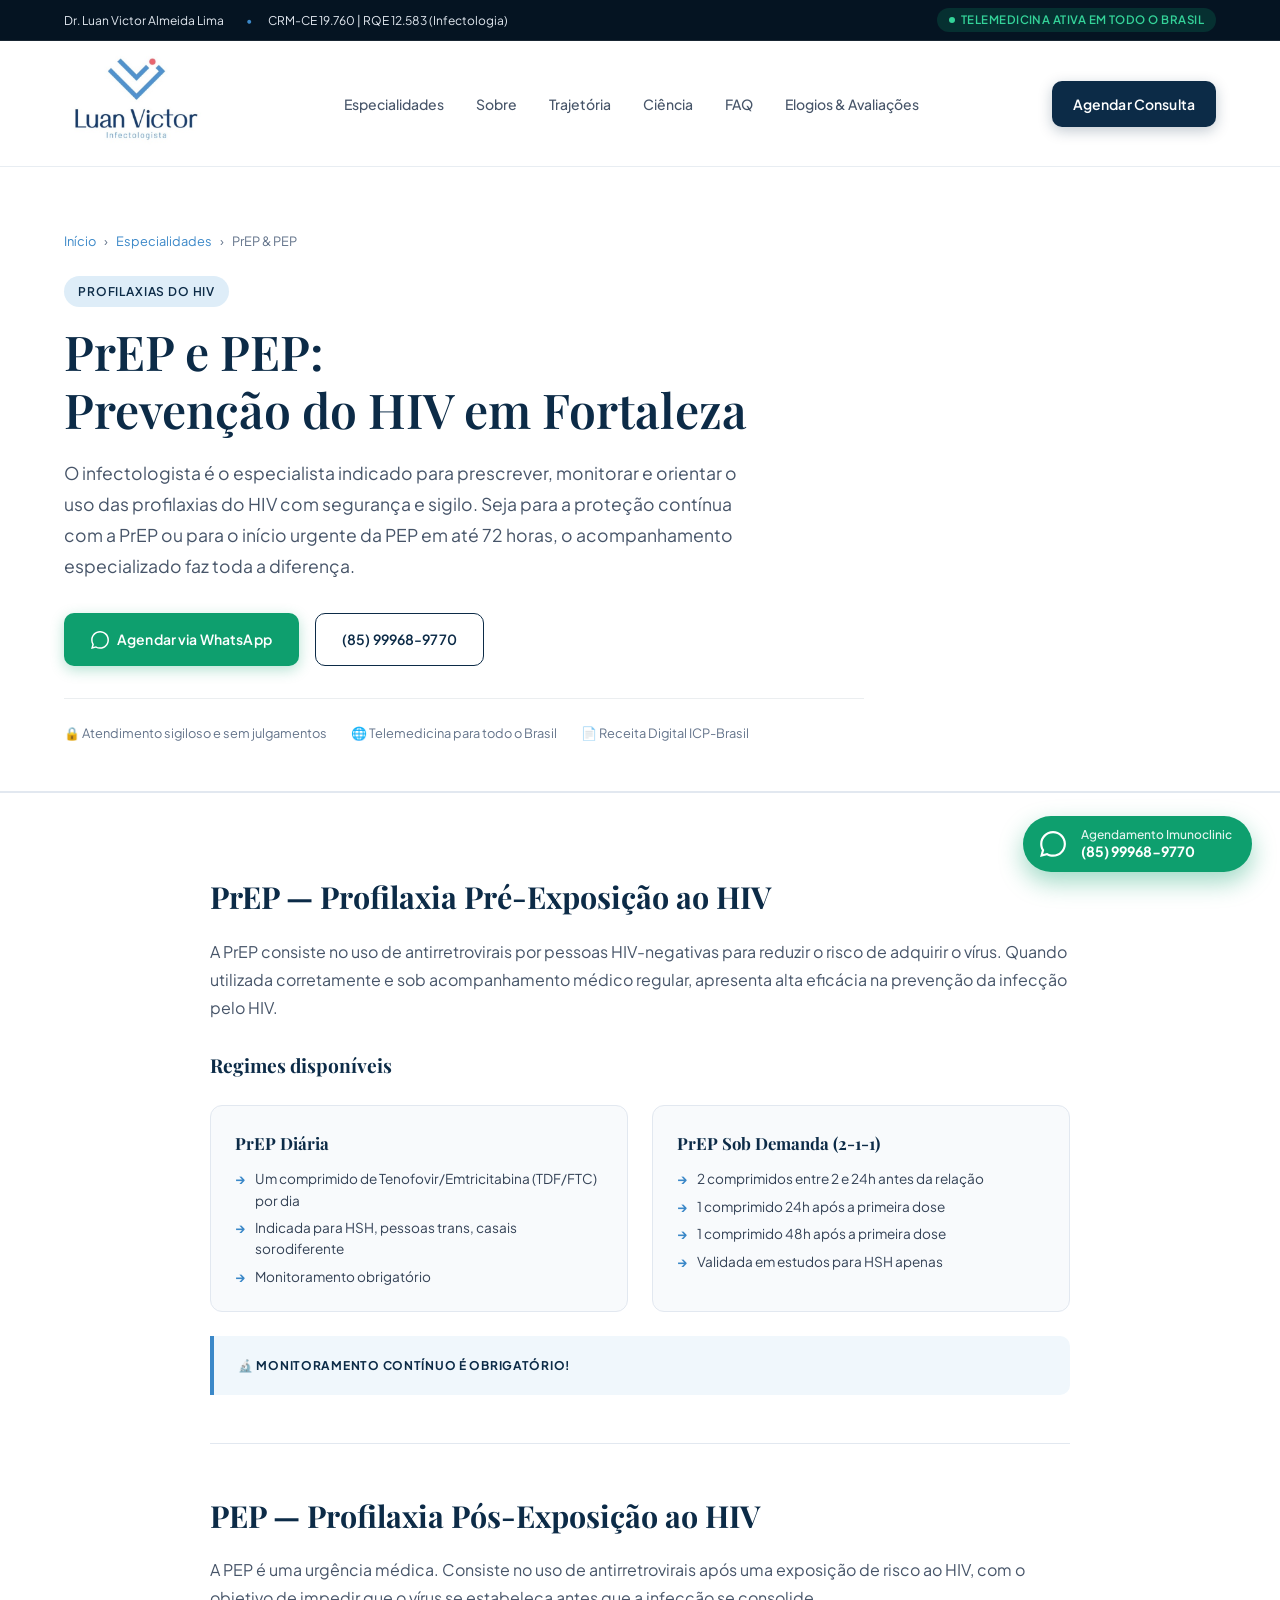
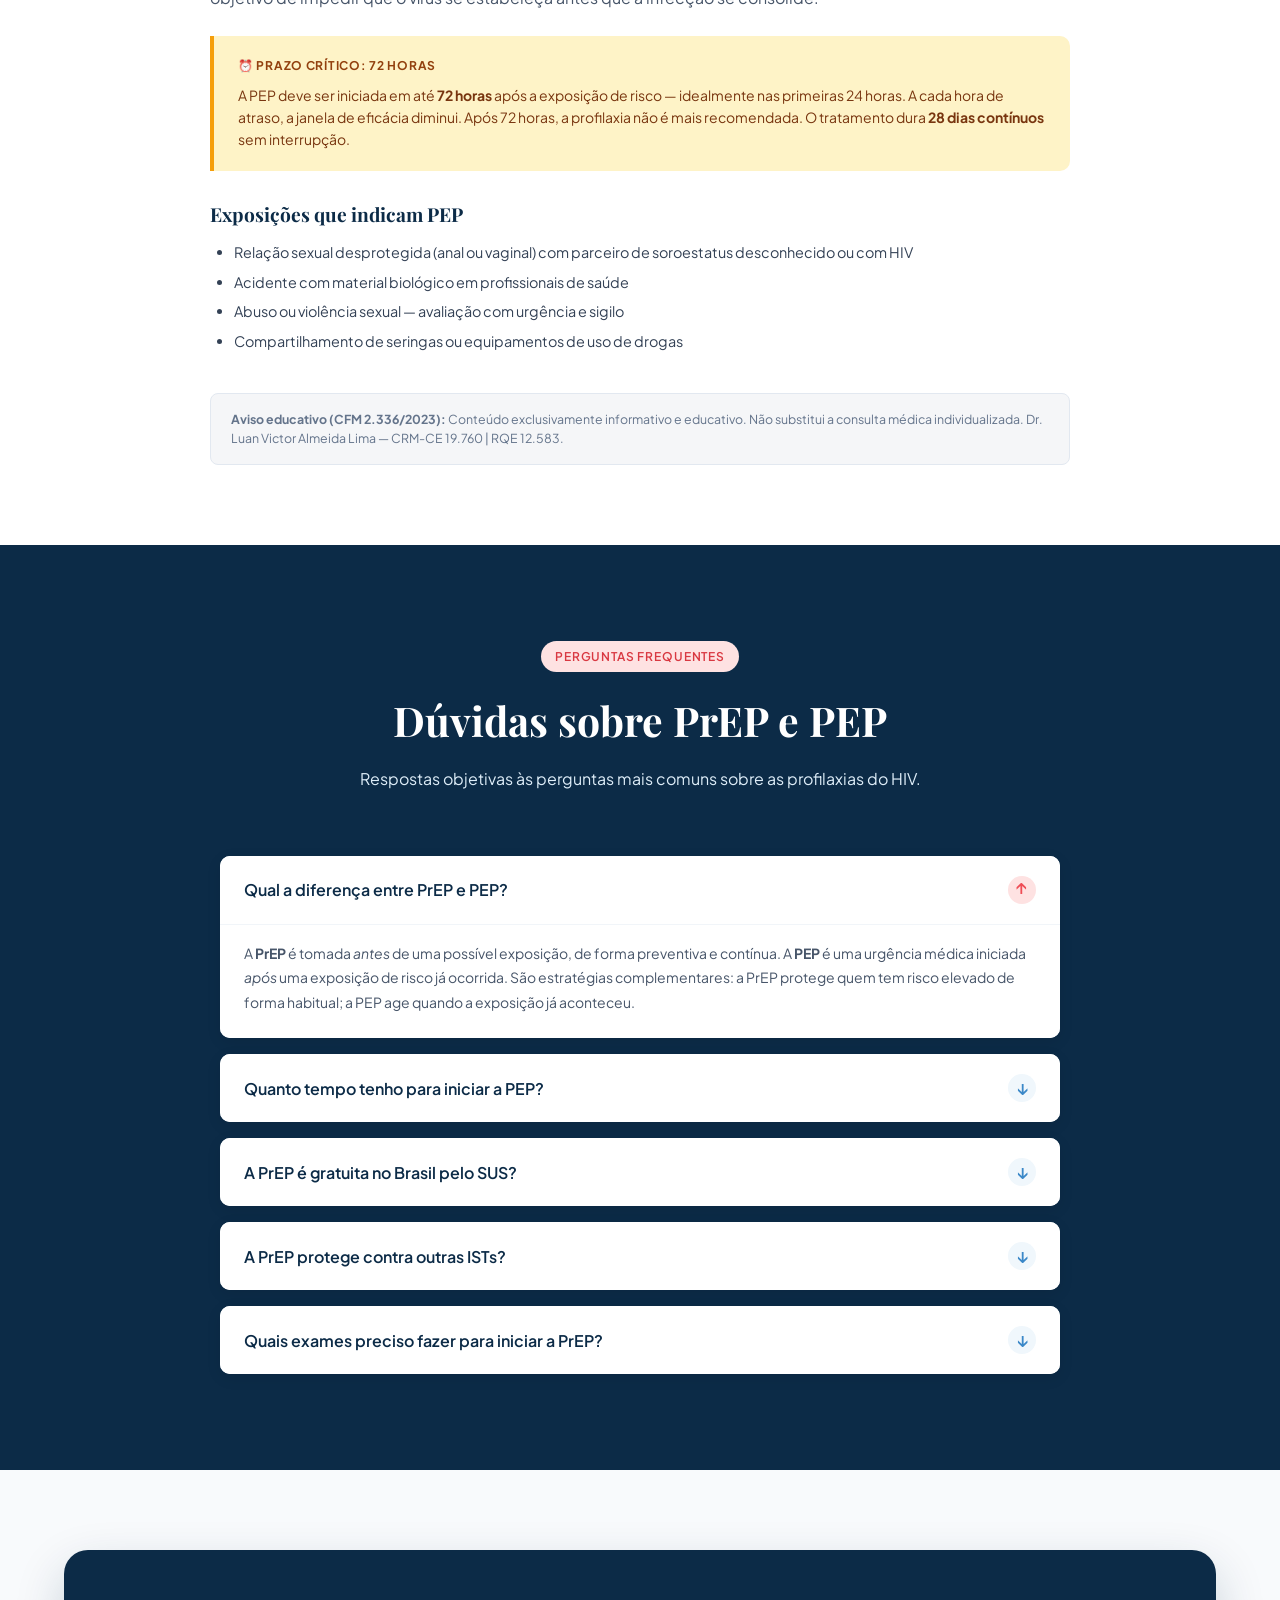
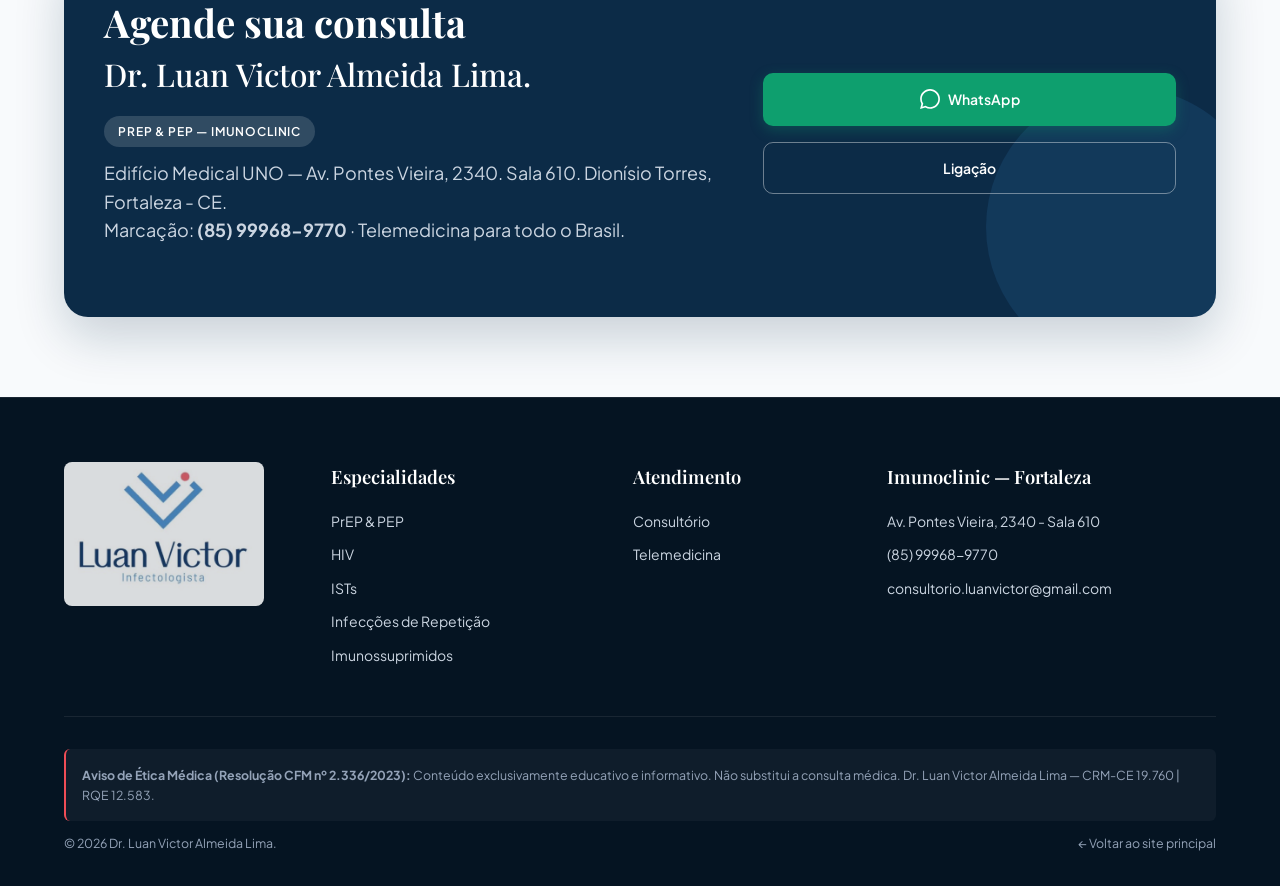
<file: prep-pep.html>
<!DOCTYPE html>
<html lang="pt-BR">
<head>
  <meta charset="UTF-8">
  <meta name="viewport" content="width=device-width, initial-scale=1.0">
  <title>PrEP e PEP em Fortaleza | Dr. Luan Victor • Infectologista</title>
  <meta name="description" content="Prescrição e acompanhamento de PrEP e PEP em Fortaleza com Dr. Luan Victor (CRM-CE 19.760 | RQE 12.583). Início ágil de PEP em até 72h. Atendimento sigiloso presencial e telemedicina.">
  <meta name="author" content="Dr. Luan Victor">
  <meta name="robots" content="index, follow, max-image-preview:large, max-snippet:-1">
  <link rel="icon" type="image/svg+xml" href="assets/images/logo-icon.svg">
  <meta property="og:type" content="article">
  <meta property="og:title" content="PrEP e PEP em Fortaleza | Dr. Luan Victor">
  <meta property="og:description" content="Profilaxia do HIV em Fortaleza. Início ágil de PEP em até 72h. Atendimento sigiloso e telemedicina.">
  <meta property="og:image" content="https://drluanvictor.com.br/assets/images/logo-mockup.jpg">
  <meta property="og:url" content="https://drluanvictor.com.br/prep-pep">
  <meta name="twitter:card" content="summary_large_image">
  <link rel="canonical" href="https://drluanvictor.com.br/prep-pep">
  <link rel="preconnect" href="https://fonts.googleapis.com">
  <link rel="preconnect" href="https://fonts.gstatic.com" crossorigin>
  <link href="https://fonts.googleapis.com/css2?family=Caveat:wght@600&family=Playfair+Display:ital,wght@0,500;0,600;0,700;1,400&family=Plus+Jakarta+Sans:wght@300;400;500;600;700&display=swap" rel="stylesheet">
  <link rel="stylesheet" href="styles/main.css">
  <style>
    .pg-hero{padding:4rem 0 3rem;background:#fff;border-bottom:1px solid #e2e8f0}
    .pg-hero-inner{max-width:800px}
    .breadcrumb{font-size:.8rem;color:#64748b;margin-bottom:1.5rem;display:flex;gap:.5rem;align-items:center;flex-wrap:wrap}
    .breadcrumb a{color:var(--color-brand-blue);text-decoration:none}
    .pg-hero-title{font-family:var(--font-serif);font-size:clamp(2rem,4vw,3rem);font-weight:600;color:var(--color-navy-900);line-height:1.2;margin-bottom:1.25rem}
    .pg-hero-desc{font-size:1.1rem;color:#475569;line-height:1.75;margin-bottom:2rem;max-width:680px}
    .pg-hero-cta{display:flex;gap:1rem;flex-wrap:wrap;margin-bottom:2rem}
    .pg-hero-trust{display:flex;gap:1.5rem;flex-wrap:wrap;padding-top:1.5rem;border-top:1px solid rgba(12,43,71,.08);font-size:.8rem;color:#64748b}
    .clinical-section{padding:5rem 0;background:#fff;border-top:1px solid #e2e8f0}
    .clinical-wrap{max-width:860px;margin:0 auto}
    .clin-h2{font-family:var(--font-serif);font-size:clamp(1.5rem,2.5vw,1.9rem);color:var(--color-navy-900);margin:3rem 0 1rem;padding-top:3rem;border-top:1px solid #e2e8f0}
    .clin-h2:first-child{margin-top:0;padding-top:0;border-top:none}
    .clin-h3{font-family:var(--font-serif);font-size:1.2rem;color:var(--color-navy-900);margin:1.75rem 0 .75rem}
    .clin-p{font-size:1rem;color:#475569;line-height:1.75;margin-bottom:1rem}
    .clin-list{margin:.75rem 0 1.25rem 1.5rem;display:flex;flex-direction:column;gap:.4rem}
    .clin-list li{font-size:.9rem;color:#334155;line-height:1.6;list-style:disc}
    .clin-box{background:#f0f7fc;border-left:4px solid var(--color-brand-blue);border-radius:0 10px 10px 0;padding:1.25rem 1.5rem;margin:1.5rem 0}
    .clin-box-title{font-size:.75rem;font-weight:700;color:var(--color-navy-900);text-transform:uppercase;letter-spacing:.06em;margin-bottom:.5rem}
    .clin-box p{font-size:.875rem;color:#1e293b;line-height:1.6;margin:0}
    .clin-warn{background:#fef3c7;border-left:4px solid #f59e0b;border-radius:0 10px 10px 0;padding:1.25rem 1.5rem;margin:1.5rem 0}
    .clin-warn-title{font-size:.75rem;font-weight:700;color:#92400e;text-transform:uppercase;letter-spacing:.06em;margin-bottom:.5rem}
    .clin-warn p{font-size:.875rem;color:#78350f;line-height:1.6;margin:0}
    .clin-two{display:grid;grid-template-columns:1fr 1fr;gap:1.5rem;margin:1.5rem 0}
    .clin-col{background:#f8fafc;border:1px solid #e2e8f0;border-radius:12px;padding:1.5rem}
    .clin-col h4{font-family:var(--font-serif);font-size:1.05rem;color:var(--color-navy-900);margin-bottom:.75rem}
    .clin-col ul{display:flex;flex-direction:column;gap:.4rem}
    .clin-col li{font-size:.85rem;color:#334155;line-height:1.55;padding-left:1.25rem;position:relative}
    .clin-col li::before{content:"→";color:var(--color-brand-blue);position:absolute;left:0;font-weight:700}
    .cfm-note{background:rgba(12,43,71,.04);border:1px solid #e2e8f0;border-radius:8px;padding:1rem 1.25rem;font-size:.775rem;color:#64748b;line-height:1.55;margin-top:2.5rem}
    @media(max-width:640px){.clin-two{grid-template-columns:1fr}}
  </style>
  <script type="application/ld+json">{"@context":"https://schema.org","@graph":[{"@type":"MedicalWebPage","name":"PrEP e PEP em Fortaleza","url":"https://drluanvictor.com.br/prep-pep","inLanguage":"pt-BR","about":{"@type":"MedicalCondition","name":"Profilaxia do HIV - PrEP e PEP"},"author":{"@type":"Physician","@id":"https://drluanvictor.com.br/#physician","name":"Dr. Luan Victor Almeida Lima"}},{"@type":"FAQPage","mainEntity":[{"@type":"Question","name":"Qual a diferença entre PrEP e PEP?","acceptedAnswer":{"@type":"Answer","text":"A PrEP (Profilaxia Pré-Exposição) é tomada antes de uma possível exposição ao HIV, de forma preventiva e contínua. A PEP (Profilaxia Pós-Exposição) é uma urgência médica iniciada após uma exposição de risco já ocorrida — deve ser iniciada em no máximo 72 horas."}},{"@type":"Question","name":"Quanto tempo tenho para iniciar a PEP após a exposição?","acceptedAnswer":{"@type":"Answer","text":"A PEP deve ser iniciada preferencialmente nas primeiras 24 horas e, no máximo, em até 72 horas após a exposição de risco. Após esse prazo, a profilaxia não é recomendada. O tratamento dura 28 dias contínuos."}},{"@type":"Question","name":"A PrEP é gratuita no Brasil?","acceptedAnswer":{"@type":"Answer","text":"Sim. A PrEP é disponibilizada gratuitamente pelo SUS para pessoas com indicação clínica. A consulta com infectologista é necessária para avaliação, indicação e acompanhamento."}},{"@type":"Question","name":"A PrEP protege contra outras ISTs além do HIV?","acceptedAnswer":{"@type":"Answer","text":"Não. A PrEP protege especificamente contra o HIV. Ela não oferece proteção contra sífilis, gonorreia, clamídia, herpes, HPV ou outras ISTs. O uso de preservativo continua sendo recomendado."}},{"@type":"Question","name":"Quais exames preciso fazer para iniciar a PrEP?","acceptedAnswer":{"@type":"Answer","text":"Antes de iniciar a PrEP, é necessário confirmar soronegatividade para HIV, avaliar a função renal, pesquisar hepatite B e C e rastrear ISTs. Durante o uso, esses exames são repetidos a cada 3 meses."}}]}]}</script>
</head>
<body>
  <div class="top-notice-bar">
    <div class="container top-notice-content">
      <div class="credentials-pill-list">
        <span>Dr. Luan Victor Almeida Lima</span>
        <span>CRM-CE 19.760 | RQE 12.583 (Infectologia)</span>
      </div>
      <div class="telemedicina-badge"><span class="pulse-dot"></span>Telemedicina Ativa em Todo o Brasil</div>
    </div>
  </div>
  <header class="site-header">
    <div class="container header-container">
      <a href="/" class="brand-logo" aria-label="Página inicial do Dr. Luan Victor">
        <div class="brand-logo-clip"><img src="assets/images/logo.jpg" alt="Logomarca Dr. Luan Victor" class="brand-logo-img"></div>
      </a>
      <nav class="main-nav" aria-label="Navegação primária">
        <a href="/#especialidades" class="nav-link">Especialidades</a>
        <a href="/#sobre" class="nav-link">Sobre</a>
        <a href="/#trajetoria" class="nav-link">Trajetória</a>
        <a href="/#ciencia" class="nav-link">Ciência</a>
        <a href="/#faq" class="nav-link">FAQ</a>
        <a href="/#avaliacoes" class="nav-link">Elogios &amp; Avaliações</a>
      </nav>
      <div class="nav-actions">
        <a href="https://wa.me/5585999689770?text=Ol%C3%A1!%20Gostaria%20de%20agendar%20uma%20consulta%20sobre%20PrEP%20ou%20PEP%20com%20o%20Dr.%20Luan%20Victor" class="btn btn-primary" style="padding:.65rem 1.25rem;" target="_blank" rel="noopener">Agendar Consulta</a>
        <button class="mobile-toggle" aria-label="Abrir Menu" aria-expanded="false"><span></span><span></span><span></span></button>
      </div>
    </div>
  </header>
  <main>
    <section class="pg-hero">
      <div class="container">
        <div class="pg-hero-inner">
          <nav class="breadcrumb" aria-label="Localização">
            <a href="/">Início</a><span>›</span><a href="/#especialidades">Especialidades</a><span>›</span><span>PrEP &amp; PEP</span>
          </nav>
          <div style="margin-bottom:1rem;"><span class="badge-tag badge-tag-blue">Profilaxias do HIV</span></div>
          <h1 class="pg-hero-title">PrEP e PEP:<br>Prevenção do HIV em Fortaleza</h1>
          <p class="pg-hero-desc">O infectologista é o especialista indicado para prescrever, monitorar e orientar o uso das profilaxias do HIV com segurança e sigilo. Seja para a proteção contínua com a PrEP ou para o início urgente da PEP em até 72 horas, o acompanhamento especializado faz toda a diferença.</p>
          <div class="pg-hero-cta">
            <a href="https://wa.me/5585999689770?text=Ol%C3%A1!%20Gostaria%20de%20agendar%20uma%20consulta%20sobre%20PrEP%20ou%20PEP%20com%20o%20Dr.%20Luan%20Victor" class="btn btn-emerald" target="_blank" rel="noopener">
              <svg width="18" height="18" viewBox="0 0 24 24" fill="currentColor"><path d="M.057 24l1.687-6.163c-1.041-1.804-1.588-3.849-1.587-5.946.003-6.556 5.338-11.891 11.893-11.891 3.181.001 6.167 1.24 8.413 3.488 2.245 2.248 3.481 5.236 3.48 8.414-.003 6.557-5.338 11.892-11.893 11.892-1.99-.001-3.951-.5-5.688-1.448l-6.305 1.654zm6.597-3.807c1.676.995 3.276 1.591 5.392 1.592 5.448 0 9.886-4.434 9.889-9.885.002-5.462-4.415-9.89-9.881-9.892-5.452 0-9.887 4.434-9.889 9.884-.001 2.225.651 3.891 1.746 5.634l-.999 3.648 3.742-.981z"/></svg>
              Agendar via WhatsApp
            </a>
            <a href="tel:+5585999689770" class="btn btn-outline">(85) 99968-9770</a>
          </div>
          <div class="pg-hero-trust">
            <span>🔒 Atendimento sigiloso e sem julgamentos</span>
            <span>🌐 Telemedicina para todo o Brasil</span>
            <span>📄 Receita Digital ICP-Brasil</span>
          </div>
        </div>
      </div>
    </section>
    <section class="clinical-section">
      <div class="container">
        <div class="clinical-wrap">
          <h2 class="clin-h2">PrEP — Profilaxia Pré-Exposição ao HIV</h2>
          <p class="clin-p">A PrEP consiste no uso de antirretrovirais por pessoas HIV-negativas para reduzir o risco de adquirir o vírus. Quando utilizada corretamente e sob acompanhamento médico regular, apresenta alta eficácia na prevenção da infecção pelo HIV.</p>
          <h3 class="clin-h3">Regimes disponíveis</h3>
          <div class="clin-two">
            <div class="clin-col"><h4>PrEP Diária</h4><ul><li>Um comprimido de Tenofovir/Emtricitabina (TDF/FTC) por dia</li><li>Indicada para HSH, pessoas trans, casais sorodiferente</li><li>Monitoramento obrigatório</li></ul></div>
            <div class="clin-col"><h4>PrEP Sob Demanda (2-1-1)</h4><ul><li>2 comprimidos entre 2 e 24h antes da relação</li><li>1 comprimido 24h após a primeira dose</li><li>1 comprimido 48h após a primeira dose</li><li>Validada em estudos para HSH apenas</li></ul></div>
          </div>
          <div class="clin-box">
            <div class="clin-box-title" style="margin-bottom: 0;">🔬 Monitoramento contínuo é obrigatório!</div>
          </div>
          <h2 class="clin-h2">PEP — Profilaxia Pós-Exposição ao HIV</h2>
          <p class="clin-p">A PEP é uma urgência médica. Consiste no uso de antirretrovirais após uma exposição de risco ao HIV, com o objetivo de impedir que o vírus se estabeleça antes que a infecção se consolide.</p>
          <div class="clin-warn">
            <div class="clin-warn-title">⏰ Prazo crítico: 72 horas</div>
            <p>A PEP deve ser iniciada em até <strong>72 horas</strong> após a exposição de risco — idealmente nas primeiras 24 horas. A cada hora de atraso, a janela de eficácia diminui. Após 72 horas, a profilaxia não é mais recomendada. O tratamento dura <strong>28 dias contínuos</strong> sem interrupção.</p>
          </div>
          <h3 class="clin-h3">Exposições que indicam PEP</h3>
          <ul class="clin-list">
            <li>Relação sexual desprotegida (anal ou vaginal) com parceiro de soroestatus desconhecido ou com HIV</li>
            <li>Acidente com material biológico em profissionais de saúde</li>
            <li>Abuso ou violência sexual — avaliação com urgência e sigilo</li>
            <li>Compartilhamento de seringas ou equipamentos de uso de drogas</li>
          </ul>
          <div class="cfm-note"><strong>Aviso educativo (CFM 2.336/2023):</strong> Conteúdo exclusivamente informativo e educativo. Não substitui a consulta médica individualizada. Dr. Luan Victor Almeida Lima — CRM-CE 19.760 | RQE 12.583.</div>
        </div>
      </div>
    </section>
    <section class="faq-section" id="faq">
      <div class="container">
        <div class="faq-header">
          <span class="badge-tag badge-tag-coral" style="margin-bottom:1rem;">Perguntas Frequentes</span>
          <h2 class="faq-title">Dúvidas sobre PrEP e PEP</h2>
          <p class="faq-subtitle">Respostas objetivas às perguntas mais comuns sobre as profilaxias do HIV.</p>
        </div>
        <div class="faq-container">
          <div class="faq-item"><button class="faq-question-btn" aria-expanded="false"><span>Qual a diferença entre PrEP e PEP?</span><span class="faq-icon-arrow">↓</span></button><div class="faq-answer-panel"><div class="faq-answer-content">A <strong>PrEP</strong> é tomada <em>antes</em> de uma possível exposição, de forma preventiva e contínua. A <strong>PEP</strong> é uma urgência médica iniciada <em>após</em> uma exposição de risco já ocorrida. São estratégias complementares: a PrEP protege quem tem risco elevado de forma habitual; a PEP age quando a exposição já aconteceu.</div></div></div>
          <div class="faq-item"><button class="faq-question-btn" aria-expanded="false"><span>Quanto tempo tenho para iniciar a PEP?</span><span class="faq-icon-arrow">↓</span></button><div class="faq-answer-panel"><div class="faq-answer-content">A PEP deve ser iniciada preferencialmente nas <strong>primeiras 24 horas</strong> e impreterivelmente em até <strong>72 horas</strong> após a exposição de risco. Após esse prazo, a eficácia cai significativamente. Se houve exposição de risco, procure atendimento médico imediatamente.</div></div></div>
          <div class="faq-item"><button class="faq-question-btn" aria-expanded="false"><span>A PrEP é gratuita no Brasil pelo SUS?</span><span class="faq-icon-arrow">↓</span></button><div class="faq-answer-panel"><div class="faq-answer-content">Sim. A PrEP é disponibilizada gratuitamente pelo SUS para pessoas com indicação clínica, por meio das Unidades de Atenção Especializada em IST/Aids. Para obtê-la, é necessária avaliação por profissional de saúde habilitado. A consulta com infectologista garante acompanhamento mais individualizado e completo.</div></div></div>
          <div class="faq-item"><button class="faq-question-btn" aria-expanded="false"><span>A PrEP protege contra outras ISTs?</span><span class="faq-icon-arrow">↓</span></button><div class="faq-answer-panel"><div class="faq-answer-content"><strong>Não.</strong> A PrEP protege especificamente contra o HIV. Não oferece proteção contra sífilis, gonorreia, clamídia, herpes, HPV, hepatite C nem outras ISTs. O uso de preservativo segue sendo fundamental, especialmente com múltiplos parceiros.</div></div></div>
          <div class="faq-item"><button class="faq-question-btn" aria-expanded="false"><span>Quais exames preciso fazer para iniciar a PrEP?</span><span class="faq-icon-arrow">↓</span></button><div class="faq-answer-panel"><div class="faq-answer-content">Antes de iniciar a PrEP, o infectologista solicita: teste de HIV negativo recente, avaliação da função renal (creatinina), pesquisa de hepatite B e C e rastreio de ISTs (sífilis, gonorreia, clamídia). Esses exames são repetidos a cada 3 meses durante o uso.</div></div></div>
        </div>
      </div>
    </section>
    <section class="contact-cta-section" id="agendamento">
      <div class="container">
        <div class="contact-cta-card">
          <div class="contact-cta-inner">
            <div>
              <h2 class="contact-cta-title">Agende sua consulta<br><span style="font-size:.82em;font-weight:500;display:block;margin-top:.35rem;">Dr. Luan Victor Almeida Lima.</span></h2>
              <p class="contact-cta-lead" style="margin-top:1.25rem;line-height:1.6;"><span class="badge-tag badge-tag-blue" style="margin-bottom:.75rem;background:rgba(255,255,255,.15);color:#fff;display:inline-block;">PrEP &amp; PEP — Imunoclinic</span><br>Edifício Medical UNO — Av. Pontes Vieira, 2340. Sala 610. Dionísio Torres, Fortaleza - CE.<br>Marcação: <strong>(85) 99968-9770</strong> · Telemedicina para todo o Brasil.</p>
            </div>
            <div class="contact-cta-buttons">
              <a href="https://wa.me/5585999689770?text=Ol%C3%A1!%20Gostaria%20de%20agendar%20uma%20consulta%20sobre%20PrEP%20ou%20PEP%20com%20o%20Dr.%20Luan%20Victor" class="btn btn-emerald" target="_blank" rel="noopener"><svg width="20" height="20" viewBox="0 0 24 24" fill="currentColor"><path d="M.057 24l1.687-6.163c-1.041-1.804-1.588-3.849-1.587-5.946.003-6.556 5.338-11.891 11.893-11.891 3.181.001 6.167 1.24 8.413 3.488 2.245 2.248 3.481 5.236 3.48 8.414-.003 6.557-5.338 11.892-11.893 11.892-1.99-.001-3.951-.5-5.688-1.448l-6.305 1.654zm6.597-3.807c1.676.995 3.276 1.591 5.392 1.592 5.448 0 9.886-4.434 9.889-9.885.002-5.462-4.415-9.89-9.881-9.892-5.452 0-9.887 4.434-9.889 9.884-.001 2.225.651 3.891 1.746 5.634l-.999 3.648 3.742-.981z"/></svg>WhatsApp</a>
              <a href="tel:+5585999689770" class="btn btn-outline-light">Ligação</a>
            </div>
          </div>
        </div>
      </div>
    </section>
  </main>
  <footer class="site-footer">
    <div class="container">
      <div class="footer-grid">
        <div class="footer-col-brand"><img src="assets/images/logo.jpg" alt="Logomarca Dr. Luan Victor" class="brand-logo-img--footer"></div>
        <div><h4 class="footer-col-title">Especialidades</h4><ul class="footer-links-list"><li><a href="/prep-pep" class="footer-link">PrEP &amp; PEP</a></li><li><a href="/hiv" class="footer-link">HIV</a></li><li><a href="/ists" class="footer-link">ISTs</a></li><li><a href="/infeccoes-repeticao" class="footer-link">Infecções de Repetição</a></li><li><a href="/imunossuprimidos" class="footer-link">Imunossuprimidos</a></li></ul></div>
        <div><h4 class="footer-col-title">Atendimento</h4><ul class="footer-links-list"><li><a href="/#modalidades" class="footer-link">Consultório</a></li><li><a href="/#modalidades" class="footer-link">Telemedicina</a></li></ul></div>
        <div><h4 class="footer-col-title">Imunoclinic — Fortaleza</h4><ul class="footer-links-list"><li><a href="https://maps.google.com/?q=Imunoclinic+Av+Pontes+Vieira+2340+Fortaleza" target="_blank" rel="noopener" class="footer-link">Av. Pontes Vieira, 2340 - Sala 610</a></li><li><a href="tel:+5585999689770" class="footer-link">(85) 99968-9770</a></li><li><a href="mailto:consultorio.luanvictor@gmail.com" class="footer-link">consultorio.luanvictor@gmail.com</a></li></ul></div>
      </div>
      <div class="footer-legal-bar">
        <div class="footer-cfm-disclaimer"><strong>Aviso de Ética Médica (Resolução CFM nº 2.336/2023):</strong> Conteúdo exclusivamente educativo e informativo. Não substitui a consulta médica. Dr. Luan Victor Almeida Lima — CRM-CE 19.760 | RQE 12.583.</div>
        <div style="display:flex;justify-content:space-between;flex-wrap:wrap;gap:1rem;align-items:center;"><span>© <span id="current-year"></span> Dr. Luan Victor Almeida Lima.</span><span><a href="/" style="color:#94a3b8;">← Voltar ao site principal</a></span></div>
      </div>
    </div>
  </footer>
  <a href="https://wa.me/5585999689770?text=Ol%C3%A1!%20Gostaria%20de%20agendar%20uma%20consulta%20sobre%20PrEP%20ou%20PEP%20com%20o%20Dr.%20Luan%20Victor" class="floating-whatsapp" target="_blank" rel="noopener" aria-label="WhatsApp Dr. Luan Victor">
    <div class="floating-whatsapp-icon"><svg width="26" height="26" viewBox="0 0 24 24" fill="currentColor"><path d="M.057 24l1.687-6.163c-1.041-1.804-1.588-3.849-1.587-5.946.003-6.556 5.338-11.891 11.893-11.891 3.181.001 6.167 1.24 8.413 3.488 2.245 2.248 3.481 5.236 3.48 8.414-.003 6.557-5.338 11.892-11.893 11.892-1.99-.001-3.951-.5-5.688-1.448l-6.305 1.654zm6.597-3.807c1.676.995 3.276 1.591 5.392 1.592 5.448 0 9.886-4.434 9.889-9.885.002-5.462-4.415-9.89-9.881-9.892-5.452 0-9.887 4.434-9.889 9.884-.001 2.225.651 3.891 1.746 5.634l-.999 3.648 3.742-.981z"/></svg></div>
    <div class="floating-whatsapp-text"><span class="floating-whatsapp-title">Agendamento Imunoclinic</span><span class="floating-whatsapp-cta">(85) 99968-9770</span></div>
  </a>
  <script src="js/main.js"></script>
</body>
</html>
</file>
<file: styles/main.css>
/* ==========================================================================
   ESTILOS PRINCIPAIS - DR. LUAN VICTOR • MÉDICO INFECTOLOGISTA
   Paleta Oficial: Deep Navy (#0C2B47), Cerulean Blue (#3B88C8), Coral Red (#EF4D56)
   ========================================================================== */

/* ==========================================================================
   DESIGN TOKENS (variáveis inline — sem dependência de arquivo externo)
   ========================================================================== */
:root {
  /* Deep Navy */
  --color-navy-950: #051422;
  --color-navy-900: #0c2b47;
  --color-navy-850: #103657;
  --color-navy-800: #16436b;
  --color-navy-700: #1f5685;

  /* Cerulean / Azure Blue */
  --color-brand-blue:      #3b88c8;
  --color-brand-blue-dark: #2a72ad;
  --color-brand-blue-light:#5ca1d8;
  --color-brand-blue-50:   #f0f7fc;
  --color-brand-blue-100:  #deedf8;
  --color-brand-blue-200:  #b8daf1;

  /* Coral Red */
  --color-brand-coral:       #ef4d56;
  --color-brand-coral-dark:  #d93841;
  --color-brand-coral-light: #f77a81;
  --color-brand-coral-50:    #fef2f2;
  --color-brand-coral-100:   #fee2e2;

  /* Emerald */
  --color-emerald-700: #065f46;
  --color-emerald-600: #0e9f6e;
  --color-emerald-500: #10b981;
  --color-emerald-100: #d1fae5;
  --color-emerald-50:  #ecfdf5;

  /* Fundos */
  --color-bg-body:      #f8fafc;
  --color-bg-surface:   #ffffff;
  --color-bg-subtle:    #f1f5f9;
  --color-bg-blue-tint: #f0f7fc;
  --color-bg-dark:      #0c2b47;
  --color-bg-dark-alt:  #051422;

  /* Textos */
  --color-text-main:          #0f172a;
  --color-text-navy:          #0c2b47;
  --color-text-muted:         #475569;
  --color-text-light:         #64748b;
  --color-text-inverse:       #ffffff;
  --color-text-inverse-muted: #cbd5e1;

  /* Bordas */
  --color-border-subtle: #e2e8f0;
  --color-border-brand:  #cbd5e1;
  --color-border-active: #3b88c8;

  /* Tipografia */
  --font-serif:  'Playfair Display', Georgia, serif;
  --font-sans:   'Plus Jakarta Sans', system-ui, -apple-system, BlinkMacSystemFont, 'Segoe UI', Roboto, sans-serif;
  --font-script: 'Caveat', cursive, sans-serif;

  --font-size-xs:   0.75rem;
  --font-size-sm:   0.875rem;
  --font-size-base: 1rem;
  --font-size-md:   1.125rem;
  --font-size-lg:   1.25rem;
  --font-size-xl:   1.5rem;
  --font-size-2xl:  1.875rem;
  --font-size-3xl:  2.25rem;
  --font-size-4xl:  3rem;
  --font-size-5xl:  3.75rem;

  --font-weight-regular:  400;
  --font-weight-medium:   500;
  --font-weight-semibold: 600;
  --font-weight-bold:     700;

  --line-height-tight:   1.15;
  --line-height-snug:    1.3;
  --line-height-normal:  1.6;
  --line-height-relaxed: 1.75;

  /* Espaçamentos */
  --space-1:  0.25rem;
  --space-2:  0.5rem;
  --space-3:  0.75rem;
  --space-4:  1rem;
  --space-5:  1.25rem;
  --space-6:  1.5rem;
  --space-8:  2rem;
  --space-10: 2.5rem;
  --space-12: 3rem;
  --space-16: 4rem;
  --space-20: 5rem;
  --space-24: 6rem;

  /* Geometria */
  --radius-sm:   6px;
  --radius-md:   10px;
  --radius-lg:   16px;
  --radius-xl:   24px;
  --radius-full: 9999px;

  /* Sombras */
  --shadow-sm:     0 2px 4px rgba(12, 43, 71, 0.04);
  --shadow-card:   0 10px 25px -5px rgba(12, 43, 71, 0.07);
  --shadow-hover:  0 20px 40px -10px rgba(12, 43, 71, 0.12);
  --shadow-drawer: 0 25px 50px -12px rgba(12, 43, 71, 0.22);
  --shadow-coral:  0 8px 20px rgba(239, 77, 86, 0.25);
  --shadow-blue:   0 8px 20px rgba(59, 136, 200, 0.25);

  --transition-fast:   150ms cubic-bezier(0.4, 0, 0.2, 1);
  --transition-normal: 250ms cubic-bezier(0.4, 0, 0.2, 1);
  --transition-slow:   400ms cubic-bezier(0.4, 0, 0.2, 1);

  --container-max-width: 1200px;
}

/* CSS Reset & Base */
*, *::before, *::after {
  box-sizing: border-box;
  margin: 0;
  padding: 0;
}

html {
  scroll-behavior: smooth;
  font-size: 16px;
  -webkit-text-size-adjust: 100%;
}

body {
  font-family: var(--font-sans);
  background-color: var(--color-bg-body);
  color: var(--color-text-main);
  line-height: var(--line-height-normal);
  overflow-x: hidden;
}

img, svg {
  display: block;
  max-width: 100%;
}

a {
  color: inherit;
  text-decoration: none;
}

button {
  font-family: inherit;
  border: none;
  background: none;
  cursor: pointer;
}

ul, ol {
  list-style: none;
}

.container {
  width: 100%;
  max-width: var(--container-max-width);
  margin-left: auto;
  margin-right: auto;
  padding-left: var(--space-6);
  padding-right: var(--space-6);
}

/* ==========================================================================
   BARRA SUPERIOR DE AUTORIDADE ÉTICA (CFM)
   ========================================================================== */
.top-notice-bar {
  background-color: var(--color-navy-950);
  color: #e2e8f0;
  font-size: var(--font-size-xs);
  padding: var(--space-2) 0;
  border-bottom: 1px solid rgba(255, 255, 255, 0.08);
}

.top-notice-content {
  display: flex;
  justify-content: space-between;
  align-items: center;
  flex-wrap: wrap;
  gap: var(--space-2);
}

.credentials-pill-list {
  display: flex;
  align-items: center;
  gap: var(--space-4);
  flex-wrap: wrap;
}

.credentials-pill-list span {
  display: inline-flex;
  align-items: center;
  gap: 6px;
}

.credentials-pill-list span::after {
  content: "•";
  margin-left: var(--space-4);
  color: var(--color-brand-blue);
}

.credentials-pill-list span:last-child::after {
  content: "";
  margin-left: 0;
}

.telemedicina-badge {
  display: inline-flex;
  align-items: center;
  gap: 6px;
  background: rgba(14, 159, 110, 0.2);
  color: #34d399;
  padding: 3px 12px;
  border-radius: var(--radius-full);
  font-weight: var(--font-weight-semibold);
  font-size: 0.72rem;
  letter-spacing: 0.04em;
  text-transform: uppercase;
}

.pulse-dot {
  width: 6px;
  height: 6px;
  background-color: #34d399;
  border-radius: 50%;
  box-shadow: 0 0 0 0 rgba(52, 211, 153, 0.7);
  animation: pulse-green 2s infinite;
}

@keyframes pulse-green {
  0% {
    transform: scale(0.95);
    box-shadow: 0 0 0 0 rgba(52, 211, 153, 0.7);
  }
  70% {
    transform: scale(1);
    box-shadow: 0 0 0 6px rgba(52, 211, 153, 0);
  }
  100% {
    transform: scale(0.95);
    box-shadow: 0 0 0 0 rgba(52, 211, 153, 0);
  }
}

/* ==========================================================================
   HEADER PRINCIPAL & LOGOMARCA
   ========================================================================== */
.site-header {
  position: sticky;
  top: 0;
  background: #ffffff;
  z-index: 100;
  border-bottom: 1px solid #e8edf2;
  transition: box-shadow var(--transition-normal);
}

.site-header.scrolled {
  box-shadow: 0 2px 20px rgba(12, 43, 71, 0.08);
}

.header-container {
  display: flex;
  justify-content: space-between;
  align-items: center;
  height: 125px;
}

.brand-logo {
  display: flex;
  align-items: center;
  text-decoration: none;
}

/* Logo no Header — tamanho ampliado e perfeitamente alinhado */
.brand-logo-clip {
  display: flex;
  align-items: center;
  justify-content: flex-start;
  height: 110px;
  width: auto;
}

.brand-logo-img {
  height: 105px;
  width: auto;
  max-width: 100%;
  object-fit: contain;
  display: block;
}

/* Logo no Rodapé — sem fundo branco (100% transparente com logo em branco puro) */
.brand-logo-img--footer {
  display: block;
  width: 200px;
  height: auto;
  border-radius: 8px;
  opacity: 0.85;
}

.brand-symbol-badge {
  width: 44px;
  height: 44px;
  display: flex;
  align-items: center;
  justify-content: center;
  flex-shrink: 0;
}

.brand-text {
  display: flex;
  flex-direction: column;
}

.brand-name {
  font-family: var(--font-sans);
  font-size: 1.35rem;
  font-weight: 700;
  color: var(--color-navy-900);
  letter-spacing: -0.02em;
  line-height: 1.15;
}

.brand-tagline {
  font-size: 0.75rem;
  font-weight: 600;
  color: var(--color-brand-blue);
  letter-spacing: 0.08em;
  text-transform: uppercase;
}

/* Nav Links */
.main-nav {
  display: flex;
  align-items: center;
  gap: var(--space-8);
}

.nav-link {
  font-size: var(--font-size-sm);
  font-weight: var(--font-weight-medium);
  color: var(--color-text-muted);
  position: relative;
  transition: color var(--transition-fast);
  padding: 6px 0;
}

.nav-link:hover, .nav-link.active {
  color: var(--color-navy-900);
}

.nav-link::after {
  content: '';
  position: absolute;
  bottom: 0;
  left: 0;
  width: 0%;
  height: 2px;
  background-color: var(--color-brand-blue);
  transition: width var(--transition-normal);
}

.nav-link:hover::after, .nav-link.active::after {
  width: 100%;
}

.nav-actions {
  display: flex;
  align-items: center;
  gap: var(--space-4);
}

.mobile-toggle {
  display: none;
  flex-direction: column;
  gap: 5px;
  width: 32px;
  height: 32px;
  justify-content: center;
  padding: 4px;
}

.mobile-toggle span {
  width: 100%;
  height: 2px;
  background-color: var(--color-navy-900);
  border-radius: 2px;
  transition: all var(--transition-normal);
}

/* ==========================================================================
   BOTÕES E AÇÕES
   ========================================================================== */
.btn {
  display: inline-flex;
  align-items: center;
  justify-content: center;
  gap: var(--space-2);
  padding: 0.875rem 1.625rem;
  border-radius: var(--radius-md);
  font-size: var(--font-size-sm);
  font-weight: var(--font-weight-semibold);
  letter-spacing: 0.01em;
  text-decoration: none;
  cursor: pointer;
  transition: all var(--transition-normal);
  border: 1px solid transparent;
  white-space: nowrap;
}

.btn-primary {
  background-color: var(--color-navy-900);
  color: #ffffff;
  box-shadow: 0 4px 14px rgba(12, 43, 71, 0.25);
}

.btn-primary:hover {
  background-color: var(--color-navy-800);
  transform: translateY(-2px);
  box-shadow: 0 8px 22px rgba(12, 43, 71, 0.32);
}

.btn-brand-blue {
  background-color: var(--color-brand-blue);
  color: #ffffff;
  box-shadow: var(--shadow-blue);
}

.btn-brand-blue:hover {
  background-color: var(--color-brand-blue-dark);
  transform: translateY(-2px);
  box-shadow: 0 10px 24px rgba(59, 136, 200, 0.38);
}

.btn-coral {
  background-color: var(--color-brand-coral);
  color: #ffffff;
  box-shadow: var(--shadow-coral);
}

.btn-coral:hover {
  background-color: var(--color-brand-coral-dark);
  transform: translateY(-2px);
  box-shadow: 0 10px 24px rgba(239, 77, 86, 0.38);
}

.btn-emerald {
  background-color: var(--color-emerald-600);
  color: var(--color-text-inverse);
  box-shadow: 0 4px 14px rgba(14, 159, 110, 0.3);
}

.btn-emerald:hover {
  background-color: var(--color-emerald-700);
  transform: translateY(-2px);
  box-shadow: 0 8px 22px rgba(14, 159, 110, 0.4);
}

.btn-outline {
  background-color: transparent;
  border-color: var(--color-navy-900);
  color: var(--color-navy-900);
}

.btn-outline:hover {
  background-color: var(--color-navy-900);
  color: #ffffff;
  transform: translateY(-2px);
}

.btn-outline-blue {
  background-color: transparent;
  border-color: var(--color-brand-blue);
  color: var(--color-brand-blue);
}

.btn-outline-blue:hover {
  background-color: var(--color-brand-blue-50);
}

.btn-outline-light {
  background-color: transparent;
  border-color: rgba(255, 255, 255, 0.4);
  color: #ffffff;
}

.btn-outline-light:hover {
  background-color: rgba(255, 255, 255, 0.1);
  border-color: #ffffff;
}

/* Badges */
.badge-tag {
  display: inline-flex;
  align-items: center;
  gap: 8px;
  padding: 6px 14px;
  border-radius: var(--radius-full);
  font-size: var(--font-size-xs);
  font-weight: var(--font-weight-semibold);
  letter-spacing: 0.07em;
  text-transform: uppercase;
}

.badge-tag-blue {
  background-color: var(--color-brand-blue-100);
  color: var(--color-navy-900);
}

.badge-tag-coral {
  background-color: var(--color-brand-coral-100);
  color: var(--color-brand-coral-dark);
}

.badge-tag-navy {
  background-color: var(--color-navy-950);
  color: #ffffff;
}

.badge-tag-dot {
  width: 7px;
  height: 7px;
  border-radius: 50%;
  background-color: var(--color-brand-coral);
}

/* ==========================================================================
   HERO SECTION COM AS CORES DA MARCA
   ========================================================================== */
.hero-section {
  position: relative;
  padding: var(--space-16) 0 var(--space-20);
  overflow: hidden;
  background: #ffffff;
}

.hero-grid {
  display: grid;
  grid-template-columns: 1.15fr 0.85fr;
  align-items: center;
  gap: var(--space-12);
}

.hero-content {
  max-width: 620px;
}

.hero-doctor-badge {
  margin-bottom: var(--space-4);
}

.hero-title {
  font-family: var(--font-serif);
  font-size: clamp(2.3rem, 4vw, 3.4rem);
  font-weight: 600;
  color: var(--color-navy-900);
  line-height: var(--line-height-tight);
  margin-bottom: var(--space-5);
}

.hero-title em {
  font-style: italic;
  font-weight: 400;
  color: var(--color-brand-blue);
}

.hero-description {
  font-size: var(--font-size-md);
  color: var(--color-text-muted);
  line-height: var(--line-height-relaxed);
  margin-bottom: var(--space-8);
}

.hero-cta-group {
  display: flex;
  align-items: center;
  gap: var(--space-4);
  flex-wrap: wrap;
  margin-bottom: var(--space-8);
}

.hero-trust-indicators {
  display: flex;
  align-items: center;
  gap: var(--space-6);
  padding-top: var(--space-6);
  border-top: 1px solid rgba(12, 43, 71, 0.1);
}

.trust-item {
  display: flex;
  align-items: center;
  gap: 10px;
}

.trust-icon {
  width: 38px;
  height: 38px;
  border-radius: 50%;
  background: var(--color-brand-blue-50);
  color: var(--color-brand-blue);
  display: flex;
  align-items: center;
  justify-content: center;
  font-size: 1.1rem;
}

.trust-text {
  font-size: var(--font-size-xs);
  line-height: 1.35;
  color: var(--color-text-muted);
}

.trust-text strong {
  display: block;
  color: var(--color-navy-900);
}

/* Composição Visual do Hero — Minimalista */
.hero-visual {
  position: relative;
  display: flex;
  justify-content: center;
  align-items: center;
}

.hero-composition-frame {
  position: relative;
  width: 100%;
  max-width: 420px;
  height: 500px;
}

.frame-block-navy {
  position: absolute;
  inset: 0;
  background: var(--color-navy-900);
  border-radius: 20px;
  z-index: 1;
}

.frame-block-warm {
  display: none;
}

.hero-image-card {
  position: absolute;
  inset: 0;
  z-index: 3;
  border-radius: 20px;
  overflow: hidden;
  box-shadow: 0 24px 60px rgba(12, 43, 71, 0.18);
  background: linear-gradient(160deg, #0c2b47 0%, #16436b 100%);
  display: flex;
  flex-direction: column;
  justify-content: flex-end;
}

.hero-doctor-photo,
.about-doctor-photo {
  width: 100%;
  height: 100%;
  object-fit: cover;
  object-position: center 15%;
  display: block;
  transition: transform var(--transition-normal);
}

.hero-image-card:hover .hero-doctor-photo,
.about-photo-card:hover .about-doctor-photo {
  transform: scale(1.03);
}

.hero-floating-card {
  position: absolute;
  bottom: -16px;
  left: -16px;
  background: #ffffff;
  padding: var(--space-4) var(--space-5);
  border-radius: var(--radius-md);
  box-shadow: 0 8px 32px rgba(12, 43, 71, 0.12);
  border: 1px solid #e8edf2;
  z-index: 4;
  display: flex;
  align-items: center;
  gap: var(--space-3);
}

.floating-icon {
  width: 42px;
  height: 42px;
  border-radius: 10px;
  background: var(--color-brand-blue-50);
  color: var(--color-brand-blue);
  display: flex;
  align-items: center;
  justify-content: center;
}

.floating-text strong {
  display: block;
  font-size: var(--font-size-sm);
  color: var(--color-navy-900);
}

.floating-text small {
  font-size: 0.75rem;
  color: var(--color-text-light);
}

/* ==========================================================================
   FAIXA DE CREDENCIAIS & FORMAÇÃO
   ========================================================================== */
.credentials-banner {
  background: var(--color-navy-900);
  color: #ffffff;
  padding: var(--space-5) 0;
  border-top: 1px solid rgba(255, 255, 255, 0.08);
  border-bottom: 1px solid rgba(255, 255, 255, 0.08);
}

.credentials-banner-content {
  display: flex;
  justify-content: center;
  align-items: center;
  gap: var(--space-8);
  flex-wrap: wrap;
  text-align: center;
  font-size: var(--font-size-sm);
  letter-spacing: 0.05em;
  font-weight: var(--font-weight-medium);
}

.cred-item {
  display: flex;
  align-items: center;
  gap: 8px;
  opacity: 0.95;
}

.cred-divider {
  color: var(--color-brand-blue-light);
  font-weight: 300;
}

/* ==========================================================================
   MANIFESTO / ACOLHIMENTO
   ========================================================================== */
.manifesto-section {
  background: #f8fafc;
  color: var(--color-navy-900);
  padding: var(--space-20) 0;
  position: relative;
  text-align: center;
  border-top: 1px solid #e8edf2;
  border-bottom: 1px solid #e8edf2;
}

.manifesto-container {
  max-width: 820px;
  margin: 0 auto;
}

.manifesto-tag {
  color: var(--color-brand-blue);
  font-family: var(--font-script);
  font-size: 2.2rem;
  margin-bottom: var(--space-2);
  display: block;
}

.manifesto-title {
  font-family: var(--font-serif);
  font-size: clamp(2rem, 3.2vw, 2.8rem);
  font-weight: 600;
  line-height: var(--line-height-snug);
  margin-bottom: var(--space-6);
  color: var(--color-navy-900);
}

.manifesto-text {
  font-size: var(--font-size-md);
  color: var(--color-text-muted);
  line-height: var(--line-height-relaxed);
  margin-bottom: var(--space-8);
}

.manifesto-quote {
  border-left: 3px solid var(--color-brand-coral);
  padding-left: var(--space-6);
  text-align: left;
  margin: var(--space-8) auto 0;
  max-width: 700px;
  font-style: italic;
  color: var(--color-text-muted);
}

/* ==========================================================================
   MODALIDADES DE ATENDIMENTO (4 CARDS)
   ========================================================================== */
.modalities-section {
  padding: var(--space-24) 0 var(--space-20);
  background-color: var(--color-bg-body);
}

.section-header-center {
  text-align: center;
  max-width: 860px;
  margin: 0 auto var(--space-16);
}

.section-subtitle {
  font-size: var(--font-size-xs);
  font-weight: var(--font-weight-semibold);
  letter-spacing: 0.12em;
  text-transform: uppercase;
  color: var(--color-brand-blue);
  margin-bottom: var(--space-2);
  display: block;
}

.section-title {
  font-family: var(--font-serif);
  font-size: clamp(2rem, 3vw, 2.6rem);
  color: var(--color-navy-900);
  margin-bottom: var(--space-4);
  line-height: var(--line-height-snug);
}

.section-lead {
  font-size: var(--font-size-base);
  color: var(--color-text-muted);
  line-height: var(--line-height-normal);
}

.modalities-grid {
  display: grid;
  grid-template-columns: repeat(4, minmax(0, 240px));
  gap: var(--space-4);
  justify-content: center;
}

.modality-card {
  background: var(--color-bg-surface);
  border: 1px solid var(--color-border-subtle);
  border-radius: var(--radius-lg);
  padding: var(--space-6) var(--space-4);
  text-align: center;
  transition: all var(--transition-normal);
  display: flex;
  flex-direction: column;
  align-items: center;
  box-shadow: var(--shadow-sm);
  position: relative;
  overflow: hidden;
}

.modality-card::before {
  content: "";
  position: absolute;
  top: 0;
  left: 0;
  right: 0;
  height: 4px;
  background: transparent;
  transition: background var(--transition-normal);
}

.modality-card:hover {
  transform: translateY(-6px);
  box-shadow: var(--shadow-hover);
  border-color: var(--color-brand-blue-200);
}

.modality-card:hover::before {
  background: var(--color-brand-blue);
}

.modality-icon-circle {
  width: 68px;
  height: 68px;
  border-radius: 50%;
  background: var(--color-brand-blue-50);
  color: var(--color-brand-blue);
  display: flex;
  align-items: center;
  justify-content: center;
  margin-bottom: var(--space-5);
  transition: all var(--transition-normal);
}

.modality-card:hover .modality-icon-circle {
  background: var(--color-navy-900);
  color: #ffffff;
  transform: scale(1.05);
}

.modality-title {
  font-family: var(--font-serif);
  font-size: var(--font-size-lg);
  font-weight: 600;
  color: var(--color-navy-900);
  margin-bottom: var(--space-3);
}

.modality-desc {
  font-size: var(--font-size-sm);
  color: var(--color-text-muted);
  line-height: var(--line-height-relaxed);
}



/* ==========================================================================
   GUIA CLÍNICO DEDICADO & SEO DE ESPECIALIDADES
   ========================================================================== */
.specialty-guide-section {
  padding: var(--space-20) 0;
  background: linear-gradient(180deg, #f8fafc 0%, #ffffff 100%);
  border-top: 1px solid #e2e8f0;
}

.specialty-guide-grid {
  display: grid;
  grid-template-columns: repeat(auto-fit, minmax(350px, 1fr));
  gap: var(--space-8);
  margin-top: var(--space-10);
}

.specialty-guide-card {
  background: #ffffff;
  border-radius: var(--radius-xl);
  border: 1px solid rgba(12, 43, 71, 0.08);
  padding: var(--space-8);
  display: flex;
  flex-direction: column;
  justify-content: space-between;
  box-shadow: 0 10px 30px rgba(12, 43, 71, 0.04);
  transition: all var(--transition-normal);
  position: relative;
  overflow: hidden;
}

.specialty-guide-card:hover {
  transform: translateY(-5px);
  box-shadow: 0 16px 36px rgba(12, 43, 71, 0.09);
  border-color: var(--color-brand-blue-200);
}

.specialty-card-top {
  margin-bottom: var(--space-6);
}

.specialty-card-badge {
  display: inline-flex;
  align-items: center;
  gap: 6px;
  font-size: 0.75rem;
  font-weight: 700;
  text-transform: uppercase;
  letter-spacing: 0.06em;
  padding: 5px 12px;
  border-radius: var(--radius-full);
  margin-bottom: var(--space-4);
}

.specialty-badge--prep { background: #e0f2fe; color: #0369a1; }
.specialty-badge--hiv { background: #ecfdf5; color: #047857; }
.specialty-badge--ist { background: #fef3c7; color: #92400e; }
.specialty-badge--foi { background: #fee2e2; color: #b91c1c; }
.specialty-badge--postop { background: #f3e8ff; color: #6b21a8; }
.specialty-badge--tele { background: #e0e7ff; color: #3730a3; }

.specialty-card-title {
  font-family: var(--font-serif);
  font-size: 1.45rem;
  color: var(--color-navy-900);
  line-height: 1.3;
  margin-bottom: var(--space-3);
  font-weight: 600;
}

.specialty-card-lead {
  font-size: 0.925rem;
  color: var(--color-text-muted);
  line-height: 1.6;
  margin-bottom: var(--space-5);
}

.specialty-detail-box {
  background: #f8fafc;
  border-radius: var(--radius-md);
  padding: var(--space-4) var(--space-5);
  margin-bottom: var(--space-5);
  border-left: 3px solid var(--color-brand-blue);
}

.specialty-detail-title {
  font-size: 0.8rem;
  font-weight: 700;
  text-transform: uppercase;
  color: var(--color-navy-900);
  letter-spacing: 0.05em;
  margin-bottom: 4px;
}

.specialty-detail-text {
  font-size: 0.875rem;
  color: var(--color-text-main);
  line-height: 1.5;
  margin: 0;
}

.specialty-points-list {
  display: flex;
  flex-direction: column;
  gap: 8px;
  margin-bottom: var(--space-6);
}

.specialty-point-item {
  display: flex;
  align-items: flex-start;
  gap: 10px;
  font-size: 0.865rem;
  color: var(--color-text-main);
  line-height: 1.45;
}

.specialty-point-icon {
  color: var(--color-brand-blue);
  font-weight: bold;
  flex-shrink: 0;
  margin-top: 1px;
}

.specialty-card-action {
  margin-top: auto;
  padding-top: var(--space-4);
  border-top: 1px solid var(--color-border-subtle);
}

/* ==========================================================================
   SOBRE O DR. LUAN VICTOR
   ========================================================================== */
.about-section {
  padding: var(--space-24) 0;
  background-color: #f8fafc;
  border-top: 1px solid #e8edf2;
  border-bottom: 1px solid #e8edf2;
}

.about-grid {
  display: grid;
  grid-template-columns: 0.9fr 1.1fr;
  align-items: center;
  gap: var(--space-16);
}

.about-photo-wrapper {
  position: relative;
}

.about-photo-frame {
  position: relative;
  width: 100%;
  max-width: 420px;
  height: 480px;
  margin: 0 auto;
}

.about-backdrop-sand {
  display: none;
}

.about-backdrop-navy {
  display: none;
}

.about-photo-card {
  position: absolute;
  inset: 0;
  z-index: 3;
  border-radius: 20px;
  overflow: hidden;
  box-shadow: 0 24px 60px rgba(12, 43, 71, 0.15);
  background: linear-gradient(160deg, var(--color-navy-900) 0%, #16436b 100%);
}

.about-content-block {
  max-width: 600px;
}

.about-greeting {
  font-family: var(--font-script);
  font-size: 2.2rem;
  color: var(--color-brand-coral);
  margin-bottom: var(--space-1);
}

.about-doctor-name {
  font-family: var(--font-serif);
  font-size: clamp(2.2rem, 3.5vw, 2.8rem);
  color: var(--color-navy-900);
  line-height: var(--line-height-tight);
  margin-bottom: var(--space-2);
}

.about-doctor-creds {
  font-size: var(--font-size-sm);
  font-weight: var(--font-weight-semibold);
  color: var(--color-brand-blue);
  letter-spacing: 0.05em;
  text-transform: uppercase;
  margin-bottom: var(--space-6);
}

.about-bio-text {
  font-size: var(--font-size-base);
  color: var(--color-text-muted);
  line-height: var(--line-height-relaxed);
  margin-bottom: var(--space-4);
}

.about-highlights-list {
  margin: var(--space-6) 0 var(--space-8);
  display: flex;
  flex-direction: column;
  gap: var(--space-3);
}

.about-highlight-item {
  display: flex;
  align-items: flex-start;
  gap: 12px;
  font-size: var(--font-size-sm);
  color: var(--color-text-main);
}

.highlight-check {
  width: 22px;
  height: 22px;
  border-radius: 50%;
  background: var(--color-brand-blue-50);
  color: var(--color-brand-blue);
  display: flex;
  align-items: center;
  justify-content: center;
  font-weight: bold;
  flex-shrink: 0;
  font-size: 0.75rem;
}

.about-actions-group {
  display: flex;
  align-items: center;
  gap: var(--space-4);
  flex-wrap: wrap;
  margin-top: var(--space-12);
}

/* ==========================================================================
   PASSO A PASSO DA CONSULTA
   ========================================================================== */
.steps-section {
  padding: var(--space-20) 0;
  background-color: #f8fafc;
  border-top: 1px solid #e8edf2;
}



.steps-timeline {
  display: grid;
  grid-template-columns: repeat(auto-fit, minmax(240px, 1fr));
  gap: var(--space-6);
}

.step-card {
  background: #ffffff;
  border-radius: var(--radius-lg);
  padding: var(--space-8) var(--space-6);
  box-shadow: var(--shadow-sm);
  border: 1px solid var(--color-border-subtle);
  position: relative;
  transition: all var(--transition-normal);
}

.step-card:hover {
  transform: translateY(-4px);
  box-shadow: var(--shadow-hover);
  border-color: var(--color-brand-blue-200);
}

.step-number {
  font-family: var(--font-serif);
  font-size: 2.8rem;
  font-weight: 700;
  color: var(--color-brand-blue-100);
  line-height: 1;
  margin-bottom: var(--space-3);
}

.step-title {
  font-family: var(--font-serif);
  font-size: 1.25rem;
  font-weight: 600;
  color: var(--color-navy-900);
  margin-bottom: var(--space-2);
}

.step-description {
  font-size: var(--font-size-sm);
  color: var(--color-text-muted);
  line-height: var(--line-height-relaxed);
}

/* ==========================================================================
   FAQ
   ========================================================================== */
.faq-section {
  background-color: var(--color-navy-900);
  color: #ffffff;
  padding: var(--space-24) 0;
}

.faq-header {
  text-align: center;
  max-width: 650px;
  margin: 0 auto var(--space-16);
}

.faq-title {
  font-family: var(--font-serif);
  font-size: clamp(2rem, 3.2vw, 2.7rem);
  color: #ffffff;
  margin-bottom: var(--space-3);
}

.faq-subtitle {
  color: var(--color-brand-blue-100);
  font-size: var(--font-size-base);
}

.faq-container {
  max-width: 840px;
  margin: 0 auto;
  display: flex;
  flex-direction: column;
  gap: var(--space-4);
}

.faq-item {
  background: #ffffff;
  border-radius: var(--radius-md);
  overflow: hidden;
  box-shadow: 0 4px 15px rgba(0, 0, 0, 0.08);
  transition: all var(--transition-normal);
}

.faq-question-btn {
  width: 100%;
  display: flex;
  justify-content: space-between;
  align-items: center;
  padding: var(--space-5) var(--space-6);
  text-align: left;
  font-family: var(--font-sans);
  font-size: var(--font-size-base);
  font-weight: var(--font-weight-semibold);
  color: var(--color-navy-900);
  background: #ffffff;
  transition: background var(--transition-fast);
}

.faq-question-btn:hover {
  background: #f8fafc;
}

.faq-icon-arrow {
  width: 28px;
  height: 28px;
  border-radius: 50%;
  background: var(--color-brand-blue-50);
  color: var(--color-brand-blue);
  display: flex;
  align-items: center;
  justify-content: center;
  font-size: 1.1rem;
  transition: transform var(--transition-normal);
  flex-shrink: 0;
}

.faq-item.active .faq-icon-arrow {
  transform: rotate(180deg);
  background: var(--color-brand-coral-100);
  color: var(--color-brand-coral);
}

.faq-answer-panel {
  max-height: 0;
  overflow: hidden;
  transition: max-height 0.35s ease-out, padding 0.35s ease;
  background: #ffffff;
}

.faq-answer-content {
  padding: 0 var(--space-6) var(--space-6);
  font-size: var(--font-size-sm);
  color: var(--color-text-muted);
  line-height: var(--line-height-relaxed);
  border-top: 1px solid #f1f5f9;
  padding-top: var(--space-4);
}

/* ==========================================================================
   CONTATO & AGENDAMENTO
   ========================================================================== */
.contact-cta-section {
  padding: var(--space-20) 0;
  background-color: var(--color-bg-body);
}

.contact-cta-card {
  background: var(--color-navy-900);
  border-radius: var(--radius-xl);
  padding: var(--space-12) var(--space-10);
  color: #ffffff;
  box-shadow: 0 20px 50px rgba(12, 43, 71, 0.2);
  position: relative;
  overflow: hidden;
}

.contact-cta-card::after {
  content: "";
  position: absolute;
  right: -50px;
  bottom: -50px;
  width: 280px;
  height: 280px;
  border-radius: 50%;
  background: rgba(59, 136, 200, 0.15);
  pointer-events: none;
}

.contact-cta-inner {
  position: relative;
  z-index: 2;
  display: grid;
  grid-template-columns: 1.2fr 0.8fr;
  align-items: center;
  gap: var(--space-10);
}

.contact-cta-title {
  font-family: var(--font-serif);
  font-size: clamp(2rem, 3vw, 2.5rem);
  line-height: var(--line-height-snug);
  margin-bottom: var(--space-4);
}

.contact-cta-lead {
  color: var(--color-text-inverse-muted);
  font-size: var(--font-size-md);
  margin-bottom: var(--space-6);
  line-height: var(--line-height-relaxed);
}

.contact-cta-buttons {
  display: flex;
  flex-direction: column;
  gap: var(--space-4);
}

/* ==========================================================================
   RODAPÉ
   ========================================================================== */
.site-footer {
  background-color: var(--color-navy-950);
  color: var(--color-text-inverse-muted);
  padding: var(--space-16) 0 var(--space-8);
  border-top: 1px solid rgba(255, 255, 255, 0.08);
}

.footer-grid {
  display: grid;
  grid-template-columns: 1fr 1.15fr 0.95fr 1.4fr;
  gap: var(--space-8);
  margin-bottom: var(--space-12);
}

.footer-col-brand .brand-name {
  color: #ffffff;
}

.footer-col-brand p {
  font-size: var(--font-size-sm);
  margin-top: var(--space-4);
  line-height: var(--line-height-relaxed);
}

.footer-col-title {
  font-family: var(--font-serif);
  font-size: 1.15rem;
  color: #ffffff;
  margin-bottom: var(--space-4);
  font-weight: 600;
}

.footer-links-list {
  display: flex;
  flex-direction: column;
  gap: var(--space-2);
}

.footer-link {
  font-size: var(--font-size-sm);
  color: var(--color-text-inverse-muted);
  transition: color var(--transition-fast);
  line-height: 1.5;
}

.footer-contact-row {
  display: flex;
  align-items: center;
  gap: 8px;
  white-space: nowrap;
}

.footer-link:hover {
  color: var(--color-brand-blue-light);
}

.footer-legal-bar {
  border-top: 1px solid rgba(255, 255, 255, 0.08);
  padding-top: var(--space-8);
  font-size: 0.775rem;
  line-height: 1.65;
  color: #94a3b8;
  display: flex;
  flex-direction: column;
  gap: var(--space-3);
}

.footer-cfm-disclaimer {
  background: rgba(255, 255, 255, 0.04);
  padding: var(--space-4);
  border-radius: var(--radius-sm);
  border-left: 2px solid var(--color-brand-coral);
}

/* ==========================================================================
   FLOATING WHATSAPP
   ========================================================================== */
.floating-whatsapp {
  position: fixed;
  bottom: 28px;
  right: 28px;
  z-index: 999;
  display: flex;
  align-items: center;
  gap: 12px;
  background-color: var(--color-emerald-600);
  color: #ffffff;
  padding: 12px 20px 12px 14px;
  border-radius: var(--radius-full);
  box-shadow: 0 10px 25px rgba(14, 159, 110, 0.4);
  transition: all var(--transition-normal);
  text-decoration: none;
}

.floating-whatsapp:hover {
  transform: translateY(-4px) scale(1.02);
  background-color: var(--color-emerald-700);
  box-shadow: 0 14px 30px rgba(14, 159, 110, 0.5);
}

.floating-whatsapp-icon {
  width: 32px;
  height: 32px;
  display: flex;
  align-items: center;
  justify-content: center;
}

.floating-whatsapp-text {
  display: flex;
  flex-direction: column;
  line-height: 1.2;
}

.floating-whatsapp-title {
  font-size: 0.75rem;
  font-weight: 500;
  opacity: 0.9;
}

.floating-whatsapp-cta {
  font-size: 0.875rem;
  font-weight: 700;
}

/* ==========================================================================
   TRAJETÓRIA ACADÊMICA & ATUAÇÃO PROFISSIONAL (DADOS DO CURRÍCULO)
   ========================================================================== */
.cv-section {
  padding: var(--space-20) 0;
  background-color: #ffffff;
  border-top: 1px solid #e8edf2;
}

.cv-grid-two-col {
  display: grid;
  grid-template-columns: 1fr 1fr;
  gap: var(--space-10);
  margin-bottom: var(--space-12);
}

.cv-card-box {
  background: #f8fafc;
  border: 1px solid #e2e8f0;
  border-radius: var(--radius-lg);
  padding: var(--space-8);
  transition: all var(--transition-normal);
}

.cv-card-box:hover {
  border-color: var(--color-brand-blue);
  box-shadow: 0 10px 30px rgba(12, 43, 71, 0.06);
}

.cv-box-header {
  display: flex;
  align-items: center;
  gap: var(--space-3);
  margin-bottom: var(--space-6);
  padding-bottom: var(--space-4);
  border-bottom: 2px solid var(--color-brand-blue-100);
}

.cv-box-icon {
  width: 40px;
  height: 40px;
  border-radius: 10px;
  background: var(--color-navy-900);
  color: #ffffff;
  display: flex;
  align-items: center;
  justify-content: center;
  font-weight: 700;
  font-size: 1.1rem;
}

.cv-box-title {
  font-family: var(--font-serif);
  font-size: 1.4rem;
  color: var(--color-navy-900);
}

.cv-list {
  display: flex;
  flex-direction: column;
  gap: var(--space-5);
}

.cv-item {
  position: relative;
  padding-left: var(--space-4);
  border-left: 3px solid var(--color-brand-blue);
}

.cv-item-title {
  font-size: 1.05rem;
  font-weight: 700;
  color: var(--color-navy-900);
  line-height: 1.3;
}

.cv-item-subtitle {
  font-size: 0.875rem;
  font-weight: 600;
  color: var(--color-brand-blue);
  margin-top: 2px;
}

.cv-item-period {
  display: inline-block;
  font-size: 0.75rem;
  font-weight: 600;
  color: var(--color-brand-blue);
  background: var(--color-brand-blue-50);
  border: 1px solid var(--color-brand-blue-100);
  padding: 2px 8px;
  border-radius: var(--radius-full);
  margin-top: 3px;
  letter-spacing: 0.03em;
}

.cv-item-desc {
  font-size: 0.875rem;
  color: var(--color-text-muted);
  line-height: 1.5;
  margin-top: 4px;
}

/* ==========================================================================
   PRODUÇÃO CIENTÍFICA & PESQUISA
   ========================================================================== */
.science-section {
  padding: var(--space-20) 0;
  background-color: #f8fafc;
  border-top: 1px solid #e8edf2;
}

.science-stats-grid {
  display: grid;
  grid-template-columns: repeat(auto-fit, minmax(220px, 1fr));
  gap: var(--space-6);
  margin-bottom: var(--space-12);
}

.science-stat-card {
  background: #ffffff;
  border: 1px solid #e2e8f0;
  border-radius: var(--radius-md);
  padding: var(--space-6);
  text-align: center;
  box-shadow: 0 4px 12px rgba(0,0,0,0.03);
}

.science-stat-number {
  font-family: var(--font-serif);
  font-size: 2.8rem;
  font-weight: 700;
  color: var(--color-navy-900);
  line-height: 1;
  margin-bottom: var(--space-2);
}

.science-stat-label {
  font-size: 0.875rem;
  font-weight: 600;
  color: var(--color-brand-blue);
}

.publication-list {
  display: flex;
  flex-direction: column;
  gap: var(--space-4);
  max-width: 900px;
  margin: 0 auto;
}

.publication-item {
  background: #ffffff;
  border: 1px solid #e2e8f0;
  border-left: 4px solid var(--color-navy-900);
  border-radius: 8px;
  padding: var(--space-5) var(--space-6);
  font-size: 0.9rem;
  color: var(--color-text-main);
  line-height: 1.6;
}

.publication-journal {
  font-style: italic;
  color: var(--color-brand-blue);
  font-weight: 600;
}

.academic-links-flex {
  display: flex;
  justify-content: center;
  gap: var(--space-4);
  flex-wrap: wrap;
  margin-top: var(--space-10);
}

/* ==========================================================================
   SEÇÃO DE ELOGIOS E AVALIAÇÕES DE PACIENTES (DOCTORALIA & GOOGLE)
   ========================================================================== */
.reviews-section {
  padding: var(--space-24) 0;
  background-color: #ffffff;
  border-top: 1px solid #e8edf2;
}

.reviews-summary-badge {
  display: inline-flex;
  align-items: center;
  gap: 10px;
  background: var(--color-brand-blue-50);
  border: 1px solid var(--color-brand-blue-100);
  padding: 8px 20px;
  border-radius: var(--radius-full);
  font-size: 0.9rem;
  font-weight: 700;
  color: var(--color-navy-900);
  margin-bottom: var(--space-6);
}

.reviews-stars-gold {
  color: #f59e0b;
  font-size: 1.1rem;
  letter-spacing: 2px;
}

.reviews-grid {
  display: grid;
  grid-template-columns: repeat(auto-fit, minmax(310px, 1fr));
  gap: var(--space-6);
  margin-bottom: var(--space-12);
}

.review-card {
  background: #f8fafc;
  border: 1px solid #e2e8f0;
  border-radius: var(--radius-lg);
  padding: var(--space-8);
  display: flex;
  flex-direction: column;
  justify-content: space-between;
  transition: all var(--transition-normal);
  position: relative;
}

.review-card:hover {
  transform: translateY(-4px);
  border-color: var(--color-brand-blue);
  box-shadow: 0 12px 30px rgba(12, 43, 71, 0.08);
}

.review-card-header {
  display: flex;
  justify-content: space-between;
  align-items: center;
  margin-bottom: var(--space-4);
}

.review-author-name {
  font-weight: 700;
  font-size: 1.05rem;
  color: var(--color-navy-900);
}

.review-verified-tag {
  font-size: 0.72rem;
  font-weight: 700;
  color: #059669;
  background: #ecfdf5;
  padding: 3px 10px;
  border-radius: var(--radius-full);
  display: inline-flex;
  align-items: center;
  gap: 4px;
}

.review-body-text {
  font-size: 0.95rem;
  color: var(--color-text-main);
  line-height: 1.6;
  font-style: italic;
  margin-bottom: var(--space-6);
}

.review-source-footer {
  display: flex;
  align-items: center;
  justify-content: space-between;
  padding-top: var(--space-4);
  border-top: 1px dashed #e2e8f0;
  font-size: 0.78rem;
  color: var(--color-text-muted);
}

.review-source-platform {
  font-weight: 600;
  color: var(--color-brand-blue);
}

/* ==========================================================================
   RESPONSIVIDADE
   ========================================================================== */
@media (max-width: 1024px) {
  .cv-grid-two-col {
    grid-template-columns: 1fr;
  }

  .hero-grid {
    grid-template-columns: 1fr;
    gap: var(--space-12);
  }

  .hero-content {
    max-width: 100%;
    text-align: center;
    order: 2;
  }

  .hero-visual {
    order: 1;
  }

  .hero-cta-group {
    justify-content: center;
  }

  .hero-trust-indicators {
    justify-content: center;
  }

  .about-grid {
    grid-template-columns: 1fr;
    gap: var(--space-12);
  }

  .about-content-block {
    max-width: 100%;
  }

  .contact-cta-inner {
    grid-template-columns: 1fr;
  }

  .footer-grid {
    grid-template-columns: 1fr 1fr;
  }
}

@media (max-width: 768px) {
  .top-notice-content {
    justify-content: center;
    text-align: center;
  }

  .credentials-pill-list {
    justify-content: center;
  }

  .main-nav {
    display: none;
    position: fixed;
    top: 112px;
    left: 0;
    width: 100%;
    background: #ffffff;
    flex-direction: column;
    padding: var(--space-8);
    box-shadow: var(--shadow-drawer);
    border-bottom: 1px solid var(--color-border-subtle);
    gap: var(--space-4);
  }

  .main-nav.active {
    display: flex;
  }

  .mobile-toggle {
    display: flex;
  }

  .hero-composition-frame {
    max-width: 320px;
    height: 420px;
  }

  .about-photo-frame {
    max-width: 320px;
    height: 420px;
  }

  .footer-grid {
    grid-template-columns: 1fr;
  }

  .floating-whatsapp-text {
    display: none;
  }

  .floating-whatsapp {
    padding: 14px;
    border-radius: 50%;
  }

  .modalities-grid {
    grid-template-columns: repeat(2, 1fr);
  }

  .header-container {
    height: 100px;
  }

  .brand-logo-clip {
    height: 85px;
    width: auto;
  }

  .brand-logo-img {
    height: 80px;
  }

  .main-nav {
    top: 100px;
  }
}

@media (max-width: 480px) {
  .modalities-grid {
    grid-template-columns: 1fr;
  }

  .header-container {
    height: 90px;
  }

  .brand-logo-clip {
    height: 75px;
    width: auto;
  }

  .brand-logo-img {
    height: 70px;
  }

  .main-nav {
    top: 90px;
  }
}
</file>
